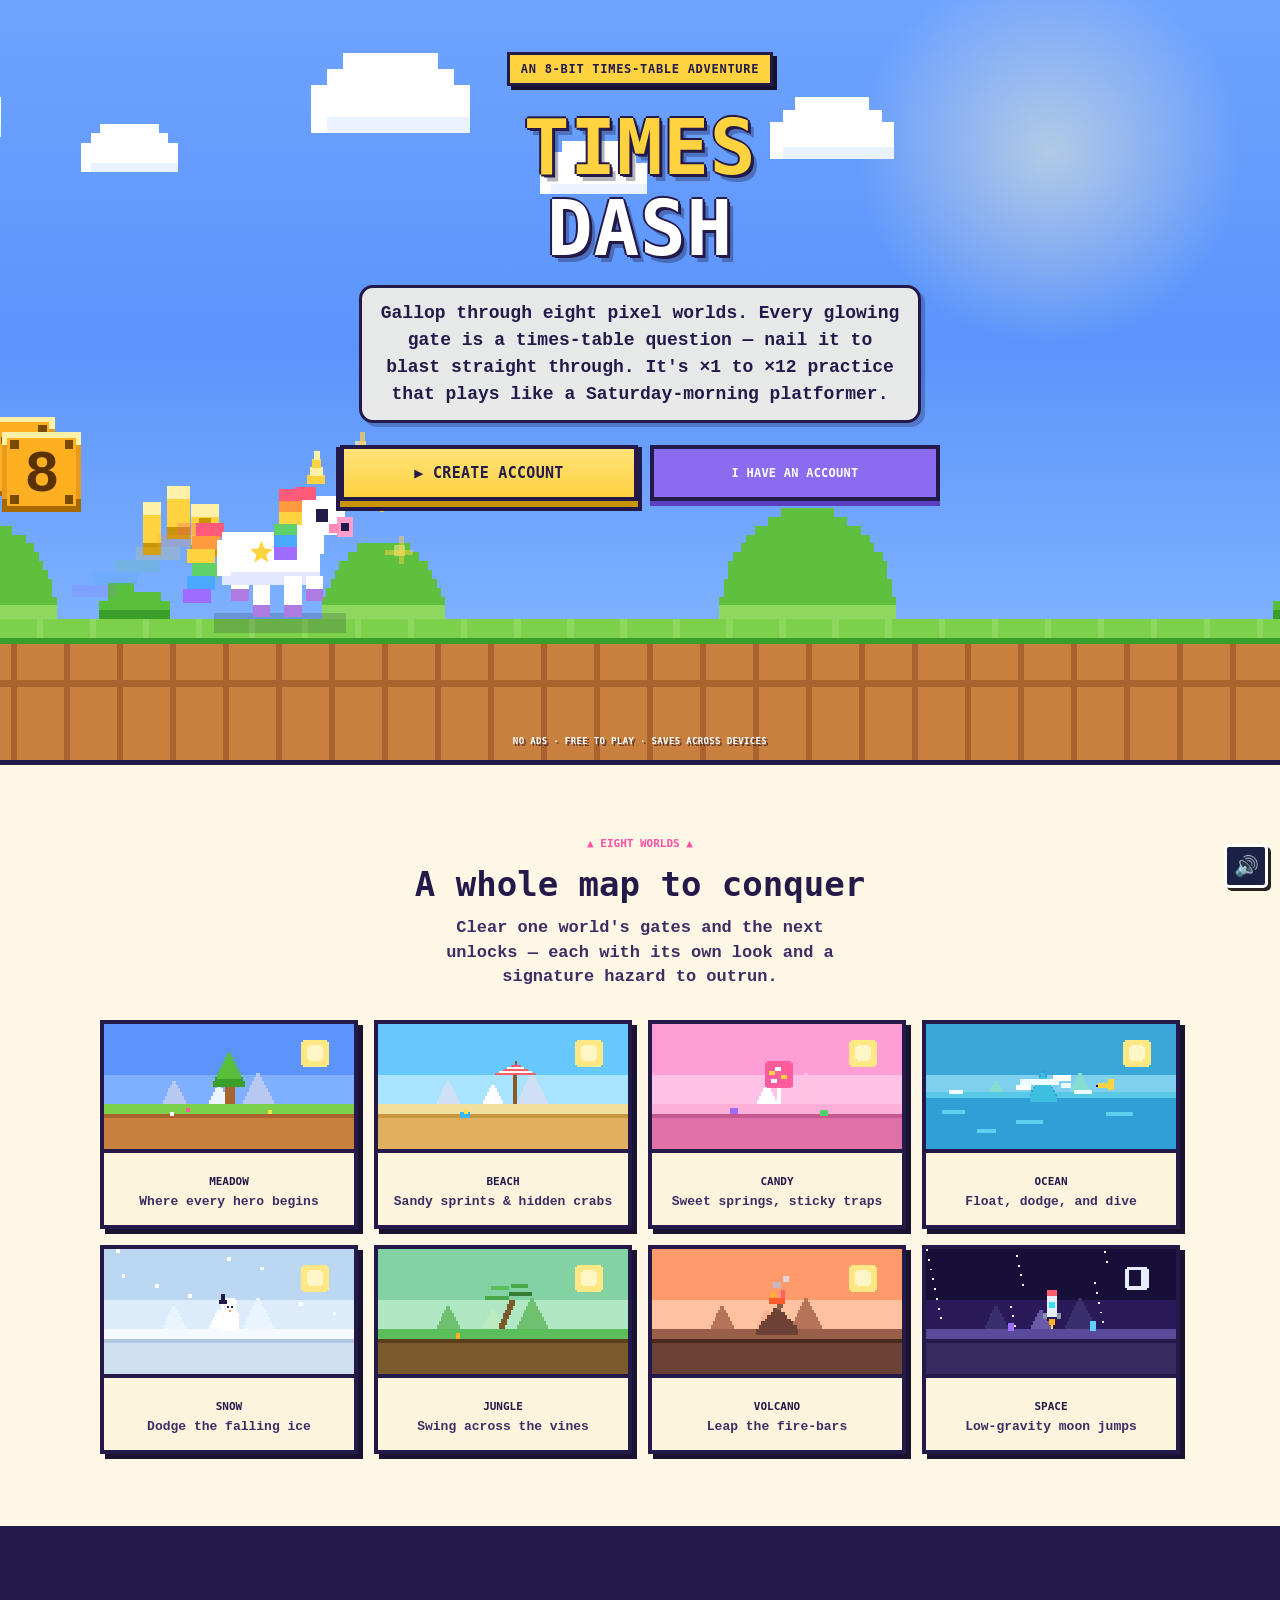
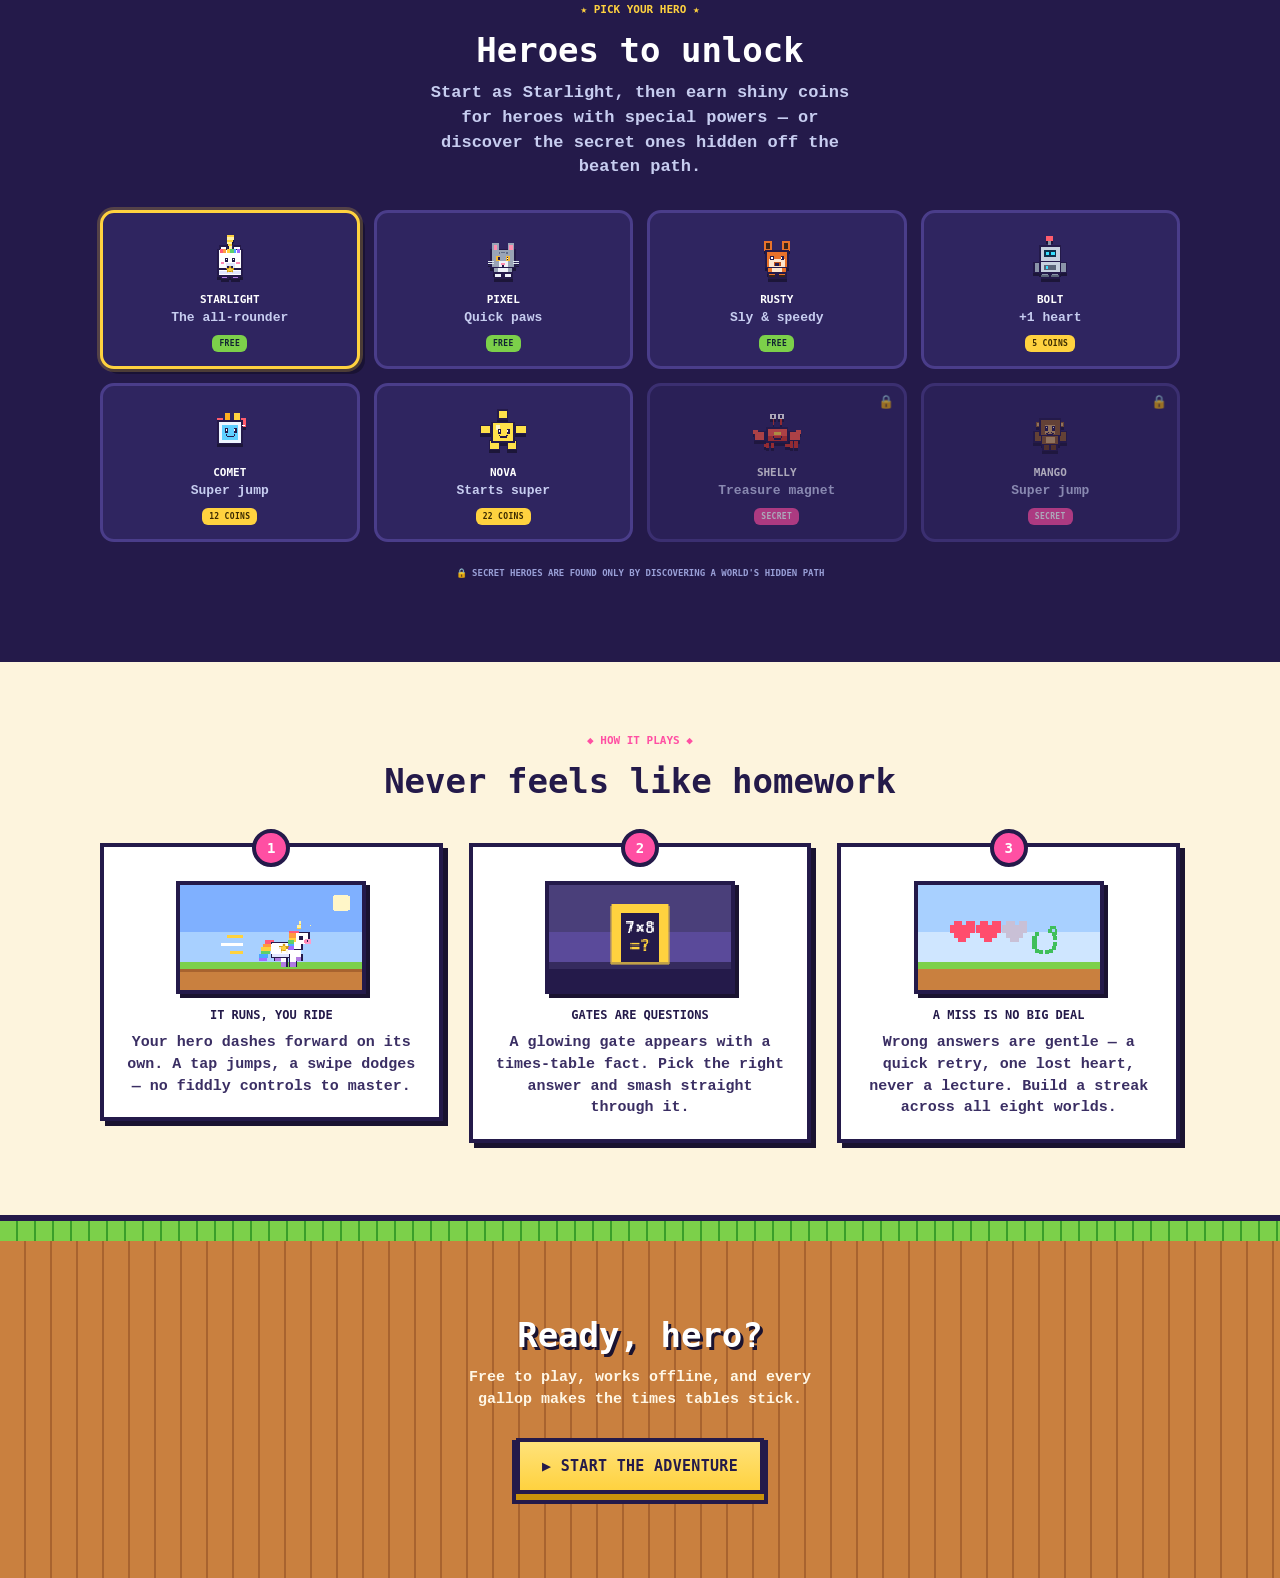
<file: index.html>
<!doctype html>
<html lang="en">
<head>
  <meta charset="utf-8" />
  <meta name="viewport" content="width=device-width, initial-scale=1, viewport-fit=cover, maximum-scale=1, user-scalable=no" />
  <meta name="theme-color" content="#5b3df0" />

  <title>Times Dash</title>
  <meta name="description" content="Times Dash — a free times-tables adventure game with streaks, levels and badges. No ads, no cost." />

  <link rel="manifest" href="manifest.webmanifest" />
  <meta name="apple-mobile-web-app-capable" content="yes" />
  <meta name="mobile-web-app-capable" content="yes" />
  <meta name="apple-mobile-web-app-status-bar-style" content="black-translucent" />
  <meta name="apple-mobile-web-app-title" content="Times Dash" />
  <link rel="apple-touch-icon" href="icons/apple-touch-icon.png" />
  <link rel="icon" href="icons/icon-192.png" />

  <link rel="stylesheet" href="css/styles.css?v=b7b57a31787994367" />
</head>
<body>
  <div id="app">

    <!-- ============ ARCADE SPLASH ============ -->
    <section class="screen screen--splash" data-screen="splash">
      <canvas id="splash-c"></canvas>
    </section>

    <!-- ============ LANDING ============ -->
    <section class="screen screen--landing" data-screen="landing">
      <div class="lp">
        <!-- ===== HERO ===== -->
        <div class="lp-hero">
          <canvas class="lp-scene" id="lp-scene" aria-hidden="true"></canvas>
          <div class="lp-hero__copy">
            <span class="lp-eyebrow">AN 8-BIT TIMES-TABLE ADVENTURE</span>
            <h1 class="lp-logo">TIMES<br /><span>DASH</span></h1>
            <p class="lp-tag">Gallop through eight pixel worlds. Every glowing gate is a times-table question — nail it to blast straight through. It's <b>×1 to ×12</b> practice that plays like a Saturday-morning platformer.</p>
            <div class="lp-cta" id="lp-cta-out">
              <button class="lp-btn lp-btn--play" id="lp-create" data-lp="create">▶ CREATE ACCOUNT</button>
              <button class="lp-btn lp-btn--ghost" id="lp-signin" data-lp="signin">I HAVE AN ACCOUNT</button>
            </div>
            <div class="lp-cta" id="lp-cta-in" hidden>
              <button class="lp-btn lp-btn--play" id="lp-play" data-lp="play">▶ PLAY</button>
            </div>
            <p class="lp-signedin" id="lp-signedin" hidden>You're already signed in as <b id="lp-user-email"></b> · <button class="lp-linkbtn" id="lp-signout">Sign out</button></p>
          </div>
          <div class="lp-trust">NO ADS · FREE TO PLAY · SAVES ACROSS DEVICES</div>
        </div>

        <!-- ===== WORLDS ===== -->
        <section class="lp-sec lp-worlds" id="lp-worlds">
          <div class="lp-kicker">▲ EIGHT WORLDS ▲</div>
          <h2 class="lp-h2">A whole map to conquer</h2>
          <p class="lp-sub">Clear one world's gates and the next unlocks — each with its own look and a signature hazard to outrun.</p>
          <div class="lp-wgrid">
            <div class="lp-wcard"><canvas class="lp-wcard__scene" width="128" height="64" data-world="0"></canvas><div class="lp-wcard__body"><div class="lp-wcard__name">MEADOW</div><div class="lp-wcard__desc">Where every hero begins</div></div></div>
            <div class="lp-wcard"><canvas class="lp-wcard__scene" width="128" height="64" data-world="1"></canvas><div class="lp-wcard__body"><div class="lp-wcard__name">BEACH</div><div class="lp-wcard__desc">Sandy sprints &amp; hidden crabs</div></div></div>
            <div class="lp-wcard"><canvas class="lp-wcard__scene" width="128" height="64" data-world="2"></canvas><div class="lp-wcard__body"><div class="lp-wcard__name">CANDY</div><div class="lp-wcard__desc">Sweet springs, sticky traps</div></div></div>
            <div class="lp-wcard"><canvas class="lp-wcard__scene" width="128" height="64" data-world="3"></canvas><div class="lp-wcard__body"><div class="lp-wcard__name">OCEAN</div><div class="lp-wcard__desc">Float, dodge, and dive</div></div></div>
            <div class="lp-wcard"><canvas class="lp-wcard__scene" width="128" height="64" data-world="4"></canvas><div class="lp-wcard__body"><div class="lp-wcard__name">SNOW</div><div class="lp-wcard__desc">Dodge the falling ice</div></div></div>
            <div class="lp-wcard"><canvas class="lp-wcard__scene" width="128" height="64" data-world="5"></canvas><div class="lp-wcard__body"><div class="lp-wcard__name">JUNGLE</div><div class="lp-wcard__desc">Swing across the vines</div></div></div>
            <div class="lp-wcard"><canvas class="lp-wcard__scene" width="128" height="64" data-world="6"></canvas><div class="lp-wcard__body"><div class="lp-wcard__name">VOLCANO</div><div class="lp-wcard__desc">Leap the fire-bars</div></div></div>
            <div class="lp-wcard"><canvas class="lp-wcard__scene" width="128" height="64" data-world="7"></canvas><div class="lp-wcard__body"><div class="lp-wcard__name">SPACE</div><div class="lp-wcard__desc">Low-gravity moon jumps</div></div></div>
          </div>
        </section>

        <!-- ===== HEROES ===== -->
        <section class="lp-sec lp-heroes">
          <div class="lp-kicker">★ PICK YOUR HERO ★</div>
          <h2 class="lp-h2">Heroes to unlock</h2>
          <p class="lp-sub">Start as Starlight, then earn shiny coins for heroes with special powers — or discover the secret ones hidden off the beaten path.</p>
          <div class="lp-hgrid">
            <div class="lp-hcard lp-hcard--star"><canvas class="lp-hcard__ava" width="80" height="60" data-hero="unicorn"></canvas><div class="lp-hcard__name">STARLIGHT</div><div class="lp-hcard__role">The all-rounder</div><span class="lp-tag2 lp-tag2--free">FREE</span></div>
            <div class="lp-hcard"><canvas class="lp-hcard__ava" width="80" height="60" data-hero="cat"></canvas><div class="lp-hcard__name">PIXEL</div><div class="lp-hcard__role">Quick paws</div><span class="lp-tag2 lp-tag2--free">FREE</span></div>
            <div class="lp-hcard"><canvas class="lp-hcard__ava" width="80" height="60" data-hero="fox"></canvas><div class="lp-hcard__name">RUSTY</div><div class="lp-hcard__role">Sly &amp; speedy</div><span class="lp-tag2 lp-tag2--free">FREE</span></div>
            <div class="lp-hcard"><canvas class="lp-hcard__ava" width="80" height="60" data-hero="robo"></canvas><div class="lp-hcard__name">BOLT</div><div class="lp-hcard__role">+1 heart</div><span class="lp-tag2 lp-tag2--power">5 COINS</span></div>
            <div class="lp-hcard"><canvas class="lp-hcard__ava" width="80" height="60" data-hero="comet"></canvas><div class="lp-hcard__name">COMET</div><div class="lp-hcard__role">Super jump</div><span class="lp-tag2 lp-tag2--power">12 COINS</span></div>
            <div class="lp-hcard"><canvas class="lp-hcard__ava" width="80" height="60" data-hero="nova"></canvas><div class="lp-hcard__name">NOVA</div><div class="lp-hcard__role">Starts super</div><span class="lp-tag2 lp-tag2--power">22 COINS</span></div>
            <div class="lp-hcard lp-hcard--locked"><span class="lp-lock">🔒</span><canvas class="lp-hcard__ava" width="80" height="60" data-hero="shelly"></canvas><div class="lp-hcard__name">SHELLY</div><div class="lp-hcard__role">Treasure magnet</div><span class="lp-tag2 lp-tag2--secret">SECRET</span></div>
            <div class="lp-hcard lp-hcard--locked"><span class="lp-lock">🔒</span><canvas class="lp-hcard__ava" width="80" height="60" data-hero="mango"></canvas><div class="lp-hcard__name">MANGO</div><div class="lp-hcard__role">Super jump</div><span class="lp-tag2 lp-tag2--secret">SECRET</span></div>
          </div>
          <p class="lp-note">🔒 SECRET HEROES ARE FOUND ONLY BY DISCOVERING A WORLD'S HIDDEN PATH</p>
        </section>

        <!-- ===== HOW IT PLAYS ===== -->
        <section class="lp-sec lp-how">
          <div class="lp-kicker">◆ HOW IT PLAYS ◆</div>
          <h2 class="lp-h2">Never feels like homework</h2>
          <div class="lp-steps">
            <div class="lp-step"><div class="lp-step__n">1</div><div class="lp-step__ill"><canvas class="lp-step__scene" width="132" height="76" data-how="0"></canvas></div><div class="lp-step__t">IT RUNS, YOU RIDE</div><div class="lp-step__d">Your hero dashes forward on its own. A tap jumps, a swipe dodges — no fiddly controls to master.</div></div>
            <div class="lp-step"><div class="lp-step__n">2</div><div class="lp-step__ill"><canvas class="lp-step__scene" width="132" height="76" data-how="1"></canvas></div><div class="lp-step__t">GATES ARE QUESTIONS</div><div class="lp-step__d">A glowing gate appears with a times-table fact. Pick the right answer and smash straight through it.</div></div>
            <div class="lp-step"><div class="lp-step__n">3</div><div class="lp-step__ill"><canvas class="lp-step__scene" width="132" height="76" data-how="2"></canvas></div><div class="lp-step__t">A MISS IS NO BIG DEAL</div><div class="lp-step__d">Wrong answers are gentle — a quick retry, one lost heart, never a lecture. Build a streak across all eight worlds.</div></div>
          </div>
        </section>

        <!-- ===== FINAL CTA ===== -->
        <section class="lp-final">
          <div class="lp-final__grass"></div>
          <div class="lp-final__inner">
            <h2 class="lp-h2 lp-h2--light">Ready, hero?</h2>
            <p class="lp-final__sub">Free to play, works offline, and every gallop makes the times tables stick.</p>
            <button class="lp-btn lp-btn--play" id="lp-create2" data-lp="create">▶ START THE ADVENTURE</button>
          </div>
        </section>
      </div>
    </section>

    <!-- ============ PROFILES PICKER ============ -->
    <section class="screen screen--profiles" data-screen="profiles">
      <div class="profiles-head">
        <h1 class="profiles__title">Who's playing?</h1>
        <p class="profiles__sub">Tap your character</p>
      </div>
      <div class="profiles-grid" id="profiles-grid"></div>
    </section>

    <!-- ============ SIGN IN (parent) ============ -->
    <section class="screen screen--signin" data-screen="signin">
      <div class="topbar">
        <button class="btn-back" id="si-back" aria-label="Back">‹</button>
        <h2 class="topbar__title">Sign in</h2><div class="topbar__spacer"></div>
      </div>
      <div class="cloud-intro">
        <span class="cloud-intro__emoji">👋</span>
        <p class="cloud-intro__text">Sign in with your family account to load your kids and their progress on this device.</p>
      </div>
      <p class="picker-label">Email</p>
      <input class="name-input" id="si-email" type="email" autocomplete="email" autocapitalize="off" placeholder="you@example.com" />
      <p class="picker-label">Password</p>
      <input class="name-input" id="si-pass" type="password" autocomplete="current-password" placeholder="Your password" />
      <p class="cloud-err" id="si-err" hidden></p>
      <p class="cloud-msg" id="si-msg" hidden></p>
      <button class="btn-primary" id="si-go" disabled>Sign in ➜</button>
      <button class="link-btn" id="si-forgot" type="button">Forgot password?</button>
    </section>

    <!-- ============ CREATE FAMILY ACCOUNT (parent) ============ -->
    <section class="screen screen--signup" data-screen="signup">
      <div class="topbar">
        <button class="btn-back" id="su-back" aria-label="Back">‹</button>
        <h2 class="topbar__title">Create account</h2><div class="topbar__spacer"></div>
      </div>
      <div class="cloud-intro">
        <span class="cloud-intro__emoji">🏡</span>
        <p class="cloud-intro__text">Create a family account. Next you'll add your kids — their progress saves here and follows you to any device.</p>
      </div>
      <p class="picker-label">Parent email</p>
      <input class="name-input" id="su-email" type="email" autocomplete="email" autocapitalize="off" placeholder="you@example.com" />
      <p class="picker-label">Password (6+ characters)</p>
      <input class="name-input" id="su-pass" type="password" autocomplete="new-password" placeholder="Choose a password" />
      <p class="picker-label">Confirm password</p>
      <input class="name-input" id="su-pass2" type="password" autocomplete="new-password" placeholder="Type it again" />
      <p class="cloud-err" id="su-err" hidden></p>
      <button class="btn-primary" id="su-next">Next: add your kids ➜</button>
    </section>

    <!-- ============ ADD KIDS (signup step 2) ============ -->
    <section class="screen screen--kids" data-screen="kids">
      <div class="topbar">
        <button class="btn-back" id="kids-back" aria-label="Back">‹</button>
        <h2 class="topbar__title">Add your kids</h2><div class="topbar__spacer"></div>
      </div>
      <div class="kids-list" id="kids-list"></div>
      <p class="rep-note" id="kids-count">No kids yet — add at least one.</p>
      <p class="picker-label">Kid's name</p>
      <input class="name-input" id="kid-name" type="text" maxlength="16" autocomplete="off" autocapitalize="words" placeholder="e.g. Mia" />
      <p class="picker-label">Pick a character</p>
      <div class="avatar-grid" id="kid-avatars"></div>
      <p class="cloud-err" id="kids-err" hidden></p>
      <button class="btn-secondary" id="kid-add" disabled>＋ Add this kid</button>
      <button class="btn-primary" id="kids-done" disabled>Start playing 🎉</button>
    </section>

    <!-- ============ RESET PASSWORD (from email link) ============ -->
    <section class="screen screen--reset" data-screen="reset">
      <div class="cloud-intro">
        <span class="cloud-intro__emoji">🔑</span>
        <p class="cloud-intro__text">Set a new password for your family account.</p>
      </div>
      <p class="picker-label">New password (6+ characters)</p>
      <input class="name-input" id="rp-pass" type="password" autocomplete="new-password" placeholder="New password" />
      <p class="picker-label">Confirm new password</p>
      <input class="name-input" id="rp-pass2" type="password" autocomplete="new-password" placeholder="Type it again" />
      <p class="cloud-err" id="rp-err" hidden></p>
      <button class="btn-primary" id="rp-go" disabled>Set password &amp; sign in ➜</button>
    </section>

    <!-- ============ ACCOUNT SETTINGS (from Grown-ups) ============ -->
    <section class="screen screen--account" data-screen="account">
      <div class="topbar">
        <button class="btn-back" id="ac-back" aria-label="Back">‹</button>
        <h2 class="topbar__title">Account</h2><div class="topbar__spacer"></div>
      </div>
      <p class="cloud-msg" id="ac-msg" hidden></p>
      <p class="cloud-err" id="ac-err" hidden></p>
      <p class="picker-label">Account email</p>
      <input class="name-input" id="ac-email" type="email" autocomplete="email" autocapitalize="off" placeholder="you@example.com" />
      <button class="btn-secondary" id="ac-email-go">Update email</button>
      <p class="picker-label" style="margin-top:20px">New password (6+ characters)</p>
      <input class="name-input" id="ac-newpass" type="password" autocomplete="new-password" placeholder="New password" />
      <p class="picker-label">Confirm new password</p>
      <input class="name-input" id="ac-newpass2" type="password" autocomplete="new-password" placeholder="Type it again" />
      <button class="btn-secondary" id="ac-pass-go">Change password</button>
    </section>

    <!-- ============ NEW PROFILE ============ -->
    <section class="screen screen--profile-new" data-screen="profile-new">
      <div class="topbar">
        <button class="btn-back" id="pn-back" aria-label="Back">‹</button>
        <h2 class="topbar__title" id="pn-title">New Player</h2><div class="topbar__spacer"></div>
      </div>
      <p class="picker-label">Pick a character</p>
      <div class="avatar-grid" id="avatar-grid"></div>
      <p class="picker-label">What's your name?</p>
      <input class="name-input" id="pn-name" type="text" maxlength="12" autocomplete="off"
             autocapitalize="words" placeholder="Type a name" />
      <button class="btn-primary" id="pn-create" disabled>Create player 🎉</button>
    </section>

    <!-- ============ HOME / DASHBOARD ============ -->
    <section class="screen screen--home is-active" data-screen="home">
      <div class="ql">
        <header class="ql-hud">
          <button class="ql-chip ql-who" id="player-switch" aria-label="Switch player">
            <span class="ql-av"><canvas id="ps-av-c" width="40" height="40" aria-hidden="true"></canvas></span>
            <span class="ql-who__meta">
              <span class="ql-who__name" id="ps-name">Player</span>
              <span class="ql-who__lvl"><span class="ql-star">★</span> Lv. <b id="level-num">1</b> · <span id="rank-name">Rookie</span></span>
            </span>
            <span class="cloud-badge" id="cloud-badge" hidden aria-label="Saved online">☁︎</span>
          </button>
          <div class="ql-chip ql-xp"><span class="ql-xpbar"><i id="xp-fill"></i></span><span class="ql-xpnum" id="xp-text">0 XP</span></div>
          <div class="ql-spacer"></div>
          <button class="ql-chip ql-stat" data-go="badges" aria-label="Your streak">
            <canvas class="streak-flame-c" data-pix="flame" data-s="2" aria-hidden="true"></canvas>
            <span class="ql-stat__col"><b class="streak-num" id="streak-num">0</b><small>DAY STREAK</small></span>
            <span class="streak-freeze" id="streak-freeze" hidden title="Streak freeze ready">❄️</span>
          </button>
          <div class="ql-chip ql-stat"><canvas data-pix="coin" data-s="2" aria-hidden="true"></canvas><b id="hub-coins">0</b></div>
          <div class="ql-chip ql-stat"><canvas data-pix="gem" data-s="2" aria-hidden="true"></canvas><b id="hub-gems">0</b></div>
        </header>

        <div class="ql-stage">
          <div class="ql-titlebar"><h1 class="ql-title"><span class="ql-s">★</span> QUEST LAND <span class="ql-s">★</span></h1><p class="ql-sub">Choose your next world!</p></div>
          <div class="ql-rows" id="ql-worlds"></div>
          <div class="ql-ground">
            <div class="ql-primary">
              <button class="ql-btn ql-btn--daily" id="daily-challenge">
                <span class="ql-bic"><canvas data-pix="bolt" data-s="3" aria-hidden="true"></canvas></span>
                <span class="ql-bt"><b>Daily Quest</b><small id="cta-sub">20 questions</small></span>
              </button>
              <button class="ql-btn ql-btn--practice" data-go="practice-setup">
                <span class="ql-bic"><canvas data-pix="target" data-s="3" aria-hidden="true"></canvas></span>
                <span class="ql-bt"><b>Practice</b><small>Train tricky questions</small></span>
              </button>
              <button class="ql-btn ql-btn--badges" data-go="badges">
                <span class="ql-bic"><canvas data-pix="star" data-s="3" aria-hidden="true"></canvas></span>
                <span class="ql-bt"><b>Badges</b><small id="badge-sub">See your rewards</small></span>
              </button>
            </div>
            <div class="ql-secondary">
              <button class="ql-schip" data-go="heroes"><span class="ql-schip__ic">🦄</span> HEROES</button>
              <button class="ql-schip" data-go="parent"><span class="ql-schip__ic">🔒</span> GROWN-UPS</button>
              <button class="ql-schip" data-go="feedback"><span class="ql-schip__ic">💬</span> FEEDBACK</button>
            </div>
          </div>
        </div>
      </div>
    </section>

    <!-- ============ LEARN ============ -->
    <section class="screen screen--learn" data-screen="learn">
      <div class="topbar">
        <button class="btn-back" data-go="home" aria-label="Back home">‹</button>
        <h2 class="topbar__title">Learn</h2><div class="topbar__spacer"></div>
      </div>
      <p class="picker-label">Pick a table to study</p>
      <div class="number-grid" id="learn-picker"></div>
      <div class="table-list" id="learn-table" hidden></div>
    </section>

    <!-- ============ QUIZ SETUP ============ -->
    <section class="screen screen--setup" data-screen="quiz-setup">
      <div class="topbar">
        <button class="btn-back" data-go="home" aria-label="Back home">‹</button>
        <h2 class="topbar__title">Quiz</h2><div class="topbar__spacer"></div>
      </div>
      <p class="picker-label">Which tables?</p>
      <div class="number-grid number-grid--multi" id="quiz-picker"></div>
      <div class="setup-actions">
        <button class="chip" data-select-all="quiz">All 1–12</button>
        <button class="chip" data-clear="quiz">Clear</button>
      </div>
      <div class="seg" id="quiz-mode">
        <span class="seg__label">Answers:</span>
        <button class="seg__btn is-on" data-mode="type">⌨️ Type</button>
        <button class="seg__btn" data-mode="choose">👆 Choose</button>
      </div>
      <div class="seg" id="quiz-length">
        <span class="seg__label">Questions:</span>
        <button class="seg__btn" data-len="10">10</button>
        <button class="seg__btn is-on" data-len="15">15</button>
        <button class="seg__btn" data-len="25">25</button>
      </div>
      <button class="btn-primary" id="quiz-start" disabled>Start Quiz ➜</button>
    </section>

    <!-- ============ PRACTICE SETUP ============ -->
    <section class="screen screen--setup" data-screen="practice-setup">
      <div class="topbar">
        <button class="btn-back" data-go="home" aria-label="Back home">‹</button>
        <h2 class="topbar__title">Practice</h2><div class="topbar__spacer"></div>
      </div>
      <div class="practice-intro">
        <span class="practice-intro__emoji">🎯</span>
        <h3 class="practice-intro__title">Your Tricky Ones</h3>
        <p class="practice-intro__text">We'll pick the facts you keep missing and mix up the games — no timer, unlimited tries. Just play!</p>
      </div>
      <button class="btn-primary" id="practice-weak">🎯 Practice My Tricky Ones ➜</button>
    </section>

    <!-- ============ PLAY (typed / choose quiz + daily challenge) ============ -->
    <section class="screen screen--play" data-screen="play">
      <div class="topbar">
        <button class="btn-back" id="play-quit" aria-label="Quit">‹</button>
        <div class="quiz-progress"><div class="quiz-progress__bar" id="play-bar"></div></div>
        <div class="combo" id="combo" hidden>x<span id="combo-num">2</span> 🔥</div>
      </div>

      <div class="play-scoreline">
        <span id="play-counter">1 / 15</span>
        <span id="play-xp">✦ 0 XP</span>
      </div>

      <div class="timerbar" id="timerbar" hidden><div class="timerbar__fill" id="timerbar-fill"></div></div>

      <div class="question" id="play-question">7 × 8</div>

      <!-- type mode -->
      <div class="answer-box" id="answer-box">
        <span id="answer-display" class="answer-display">?</span>
      </div>
      <div class="feedback" id="play-feedback" aria-live="polite"></div>

      <div class="keypad" id="keypad">
        <button class="key" data-key="1">1</button>
        <button class="key" data-key="2">2</button>
        <button class="key" data-key="3">3</button>
        <button class="key" data-key="4">4</button>
        <button class="key" data-key="5">5</button>
        <button class="key" data-key="6">6</button>
        <button class="key" data-key="7">7</button>
        <button class="key" data-key="8">8</button>
        <button class="key" data-key="9">9</button>
        <button class="key key--del" data-key="del">⌫</button>
        <button class="key" data-key="0">0</button>
        <button class="key key--enter" data-key="enter">✓</button>
      </div>

      <!-- choose mode -->
      <div class="answers" id="play-answers" hidden></div>
    </section>

    <!-- ============ ADVENTURE — 8-bit Quest Land (daily quest) ============ -->
    <section class="screen screen--adv" data-screen="adventure">
      <div id="adv-game">
        <canvas id="adv-c" aria-label="A side-scrolling math adventure"></canvas>

        <div class="adv8-hud hidden" id="adv-hud">
          <div class="adv8-box" id="adv-hearts"></div>
          <div class="adv8-box adv8-hmid"><span id="adv-gate">GATE 1/4</span><small id="adv-level">MEADOW</small></div>
          <div class="adv8-box" id="adv-coins"><canvas id="adv-coin-icon" width="8" height="8"></canvas><span id="adv-coinN">0</span><span class="adv8-gem" aria-hidden="true">◆</span><span id="adv-gemN">0</span></div>
        </div>
        <div id="adv-pmap" class="hidden"><div id="adv-pmapTrack"></div><div id="adv-pmapFill"></div><div id="adv-pmapTicks"></div><canvas id="adv-pmapHero" width="12" height="12"></canvas></div>
        <div id="adv-tapHint" class="hidden">TAP = JUMP · HOLD = HIGHER · TAP AGAIN = DOUBLE</div>
        <button id="adv-quit" class="hidden" aria-label="Back to map">‹ MAP</button>

        <div id="adv-math" class="hidden">
          <div id="adv-sheet">
            <div class="adv8-tag">◆ GATE — SOLVE TO PASS ◆</div>
            <div id="adv-mq">7 × 8</div>
            <div id="adv-mabox"><span id="adv-mdisp" class="ph">?</span></div>
            <div id="adv-mhint" class="adv8-hint" aria-live="polite"></div>
            <div class="adv8-kpad" id="adv-kpad">
              <button class="key" data-k="1">1</button><button class="key" data-k="2">2</button><button class="key" data-k="3">3</button>
              <button class="key" data-k="4">4</button><button class="key" data-k="5">5</button><button class="key" data-k="6">6</button>
              <button class="key" data-k="7">7</button><button class="key" data-k="8">8</button><button class="key" data-k="9">9</button>
              <button class="key key--del" data-k="del" aria-label="delete">⌫</button>
              <button class="key" data-k="0">0</button>
              <button class="key key--enter" data-k="enter" aria-label="enter">✓</button>
            </div>
          </div>
        </div>

        <div id="adv-mapOv" class="adv8-ov adv8-ov--map">
          <div class="map-stage">
            <canvas id="adv-mapCanvas"></canvas>
            <h1 class="map-title">★ QUEST LAND ★</h1>
            <button class="adv8-close" id="adv-map-close" aria-label="Back home">✕</button>
            <div class="map-dock">
              <div id="adv-charRow"></div>
              <div class="adv8-hint" id="adv-gemInfo"></div>
              <div class="adv8-hint map-foot">Pick a hero, then tap a level — locked levels open as you win</div>
            </div>
          </div>
        </div>

        <div id="adv-winOv" class="adv8-ov hidden">
          <div class="adv8-scrim"></div>
          <div class="adv8-panel">
            <div class="adv8-burst" id="adv-burst" aria-hidden="true"></div>
            <h1 id="adv-winTitle">LEVEL CLEAR!</h1>
            <div class="adv8-starrow" id="adv-winStars"></div>
            <p id="adv-winMsg"></p>
            <div class="adv8-unlocks" id="adv-winUnlocks"></div>
            <div class="adv8-btnrow"><button class="adv8-btn" id="adv-nextBtn">NEXT ➜</button><button class="adv8-btn ghost" id="adv-mapBtn">MAP</button><button class="adv8-btn ghost" id="adv-homeBtn">HOME</button></div>
          </div>
        </div>

        <div id="adv-failOv" class="adv8-ov hidden">
          <div class="adv8-scrim"></div>
          <div class="adv8-panel adv8-panel--fail">
            <div class="adv8-fail-hearts" id="adv-fail-hearts" aria-hidden="true"></div>
            <h1>GAME OVER</h1>
            <p>Out of hearts — give it another go!</p>
            <div class="adv8-btnrow"><button class="adv8-btn adv8-btn--big" id="adv-retryBtn">↻ RETRY</button><button class="adv8-btn ghost" id="adv-mapBtn2">MAP</button><button class="adv8-btn ghost" id="adv-homeBtn2">HOME</button></div>
          </div>
        </div>
      </div>
    </section>

    <!-- ============ RESULTS ============ -->
    <section class="screen screen--results" data-screen="results">
      <div class="results-burst" id="results-burst" aria-hidden="true"></div>
      <h2 class="results__title" id="results-title">Great job!</h2>
      <div class="results__score" id="results-score">12 / 15</div>
      <div class="results__stars" id="results-stars"></div>
      <div class="results__row">
        <div class="results__stat"><b id="results-xp">+0</b><span>XP earned</span></div>
        <div class="results__stat"><b id="results-acc">0%</b><span>accuracy</span></div>
        <div class="results__stat"><b id="results-streak">0</b><span>day streak</span></div>
      </div>
      <div class="badge-unlocks" id="badge-unlocks"></div>
      <p class="results__msg" id="results-msg"></p>
      <div class="results-actions">
        <button class="btn-primary" id="results-again">Play again</button>
        <button class="btn-secondary" data-go="home">Home</button>
      </div>
    </section>

    <!-- ============ BADGES / REWARDS (kid) ============ -->
    <section class="screen screen--badges" data-screen="badges">
      <div class="topbar">
        <button class="btn-back" data-go="home" aria-label="Back home">‹</button>
        <h2 class="topbar__title">My Rewards</h2><div class="topbar__spacer"></div>
      </div>
      <div class="hero-stats">
        <div class="hero-stat"><b id="hs-level">1</b><span>Level</span></div>
        <div class="hero-stat"><b id="hs-streak">0</b><span>Day streak 🔥</span></div>
        <div class="hero-stat"><b id="hs-best">0</b><span>Best streak</span></div>
      </div>
      <p class="picker-label">Badges</p>
      <div class="badge-grid" id="badge-grid"></div>
    </section>

    <!-- ============ PARENT REPORT (gated) ============ -->
    <!-- ============ HEROES ============ -->
    <section class="screen screen--heroes" data-screen="heroes">
      <div class="topbar">
        <button class="btn-back" data-go="home" aria-label="Back home">‹</button>
        <h2 class="topbar__title">Heroes</h2><div class="topbar__spacer"></div>
      </div>
      <div class="heroes-wrap">
        <div class="heroes-head">
          <p class="heroes-lead">Tap a hero to wear it</p>
          <span class="heroes-gems"><canvas data-pix="gem" data-s="2" aria-hidden="true"></canvas><b id="heroes-gemN">0</b></span>
        </div>
        <p class="heroes-status" id="heroes-status" role="status" aria-live="polite"></p>
        <div class="hero-grid" id="heroes-grid"></div>
        <p class="heroes-foot">Earn purple coins ◆ in the worlds to unlock powered-up heroes. Secret heroes hide behind the warp paths! 🦄</p>
      </div>
    </section>

    <!-- ============ FEEDBACK ============ -->
    <section class="screen screen--feedback" data-screen="feedback">
      <div class="topbar">
        <button class="btn-back" data-go="home" aria-label="Back home">‹</button>
        <h2 class="topbar__title">Feedback</h2><div class="topbar__spacer"></div>
      </div>
      <div class="fb-wrap">
        <div class="fb-intro">
          <p class="fb-lead">Times Dash is a <b>free</b> project made for kids — no ads, no cost.</p>
          <p class="fb-sub">Got an idea, a bug, or just want to say hi? Tell us! 🦄</p>
        </div>
        <div class="fb-form" id="fb-form">
          <label class="fb-label" for="fb-name">Your name <span>(optional)</span></label>
          <input class="fb-input" id="fb-name" type="text" maxlength="40" placeholder="e.g. Ella" autocomplete="off" />
          <label class="fb-label" for="fb-msg">Your message</label>
          <textarea class="fb-input fb-textarea" id="fb-msg" maxlength="1000" rows="5" placeholder="What do you think of Times Dash?"></textarea>
          <div class="fb-rate" id="fb-rate" role="group" aria-label="Rating">
            <span class="fb-rate__lab">How fun is it?</span>
            <button type="button" class="fb-star" data-star="1">★</button>
            <button type="button" class="fb-star" data-star="2">★</button>
            <button type="button" class="fb-star" data-star="3">★</button>
            <button type="button" class="fb-star" data-star="4">★</button>
            <button type="button" class="fb-star" data-star="5">★</button>
          </div>
          <button class="btn-primary fb-send" id="fb-send">Send feedback</button>
          <p class="fb-status" id="fb-status" role="status" aria-live="polite" hidden></p>
        </div>
        <div class="fb-thanks" id="fb-thanks" hidden>
          <div class="fb-thanks__ic">🎉</div>
          <p class="fb-thanks__t">Thank you!</p>
          <p class="fb-thanks__s">Your feedback landed. It really helps.</p>
          <button class="btn-primary" data-go="home">Back to the game</button>
        </div>

        <!-- admin only -->
        <div class="fb-admin" id="fb-admin" hidden>
          <h3 class="fb-admin__h">Admin — the numbers</h3>
          <div class="fb-stats" id="fb-stats">
            <div class="fb-stat"><b id="fb-st-accounts">–</b><span>Accounts</span></div>
            <div class="fb-stat"><b id="fb-st-players">–</b><span>Players</span></div>
            <div class="fb-stat"><b id="fb-st-new">–</b><span>New this week</span></div>
            <div class="fb-stat"><b id="fb-st-fb">–</b><span>Feedback</span></div>
          </div>
          <h3 class="fb-admin__h">What people are saying</h3>
          <div class="fb-list" id="fb-list"><p class="fb-empty">Loading…</p></div>
        </div>
      </div>
    </section>

    <section class="screen screen--parent" data-screen="parent">
      <div class="topbar">
        <button class="btn-back" data-go="home" aria-label="Back home">‹</button>
        <h2 class="topbar__title">Parent Report</h2><div class="topbar__spacer"></div>
      </div>

      <!-- gate -->
      <div class="gate" id="parent-gate">
        <div class="gate__lock">🔒</div>
        <p class="gate__label">Grown-up check — enter the account password for <b id="gate-email"></b>:</p>
        <input class="gate__input gate__input--pw" id="gate-input" type="password" autocomplete="current-password" placeholder="Password" />
        <p class="gate__err" id="gate-err" hidden>Wrong password — try again.</p>
        <button class="btn-primary" id="gate-go">Unlock</button>
      </div>

      <!-- report -->
      <div id="parent-report" hidden>
        <p class="rep-who" id="rep-who"></p>
        <div class="rep-grid">
          <div class="rep-cell"><b id="rep-acc">0%</b><span>Overall accuracy</span></div>
          <div class="rep-cell"><b id="rep-total">0</b><span>Questions answered</span></div>
          <div class="rep-cell"><b id="rep-time">0m</b><span>Time practising</span></div>
          <div class="rep-cell"><b id="rep-streak">0</b><span>Current streak</span></div>
        </div>

        <div class="rep-cols">
          <section class="rep-section rep-section--snap">
            <div class="rep-mastery" id="rep-mastery"></div>
            <div class="rep-insight" id="rep-insight"></div>
          </section>

          <section class="rep-section">
            <h3 class="rep-h">Practice this week</h3>
            <div class="activity" id="rep-activity"></div>
            <p class="rep-note" id="rep-active-note"></p>
          </section>

          <section class="rep-section">
            <h3 class="rep-h">Progress over time</h3>
            <div class="rep-trend" id="rep-trend"></div>
          </section>

          <section class="rep-section">
            <h3 class="rep-h">Accuracy by table</h3>
            <div class="tablebars" id="rep-tablebars"></div>
          </section>

          <section class="rep-section">
            <h3 class="rep-h">Trickiest facts <span class="rep-sub">(needs the most work)</span></h3>
            <div class="tricky" id="rep-tricky"></div>
            <button class="btn-practice" id="rep-practice-weak" hidden>▶ Practice these now</button>
          </section>

          <section class="rep-section">
            <h3 class="rep-h">Fluency <span class="rep-sub">(known &amp; automatic?)</span></h3>
            <div class="fluency" id="rep-fluency"></div>
          </section>

          <section class="rep-section">
            <h3 class="rep-h">Fact mastery map</h3>
            <p class="rep-note">Each square is a fact. Green = strong, red = needs work, grey = not tried yet.</p>
            <div class="heatmap" id="rep-heatmap"></div>
          </section>

          <section class="rep-section">
            <h3 class="rep-h">Settings</h3>
            <div class="goal-setter">
              <span>Daily goal</span>
              <div class="goal-stepper">
                <button class="step" id="goal-minus">–</button>
                <b id="goal-value">20</b>
                <button class="step" id="goal-plus">+</button>
                <span class="goal-unit">questions/day</span>
              </div>
            </div>

            <div class="focus-block">
              <div class="focus-head">
                <span>Daily Challenge tables</span>
                <span class="focus-actions">
                  <button class="chip chip--sm" id="focus-all">All 1–12</button>
                  <button class="chip chip--sm" id="focus-hard">Hard 6–12</button>
                </span>
              </div>
              <p class="rep-note">Tap to choose which tables her Daily Challenge draws from.</p>
              <div class="mini-grid" id="focus-picker"></div>
            </div>

            <div class="toggle-row">
              <span class="toggle-row__label">Streak freeze ❄️
                <span class="toggle-row__hint">Forgive one missed day (once a week) so an off day doesn't reset the streak.</span>
              </span>
              <button class="switch" id="freeze-toggle" role="switch" aria-checked="true"><span class="switch__dot"></span></button>
            </div>

            <div class="toggle-row">
              <span class="toggle-row__label">Missing-number gates 🔢
                <span class="toggle-row__hint">Mixes “find the missing number” questions (5 × ? = 25) into the Daily Challenge for deeper understanding.</span>
              </span>
              <button class="switch" id="missing-toggle" role="switch" aria-checked="false"><span class="switch__dot"></span></button>
            </div>
          </section>

          <section class="rep-section">
            <h3 class="rep-h">Players</h3>
            <div class="players-manage" id="players-manage"></div>
            <button class="chip chip--sm" id="players-add">＋ Add player</button>
          </section>

          <section class="rep-section">
            <h3 class="rep-h">Account</h3>
            <button class="btn-secondary" id="manage-account">⚙︎ Change email or password</button>
            <button class="btn-secondary" id="signout-btn">↩︎ Sign out</button>
            <p class="rep-note">Signs the current player out and returns to the sign-in screen. Players saved online can sign back in anytime with their nickname &amp; PIN.</p>
            <button class="btn-secondary btn-reset" id="reset-progress">Reset this player's progress</button>
          </section>
        </div>
      </div>
    </section>
  </div>

  <div id="sound-toggle-wrap">
    <button id="sound-toggle" class="sound-toggle" aria-label="Toggle sound">🔊</button>
  </div>

  <script src="js/app.js?v=b7b57a31787994367"></script>
</body>
</html>
</file>
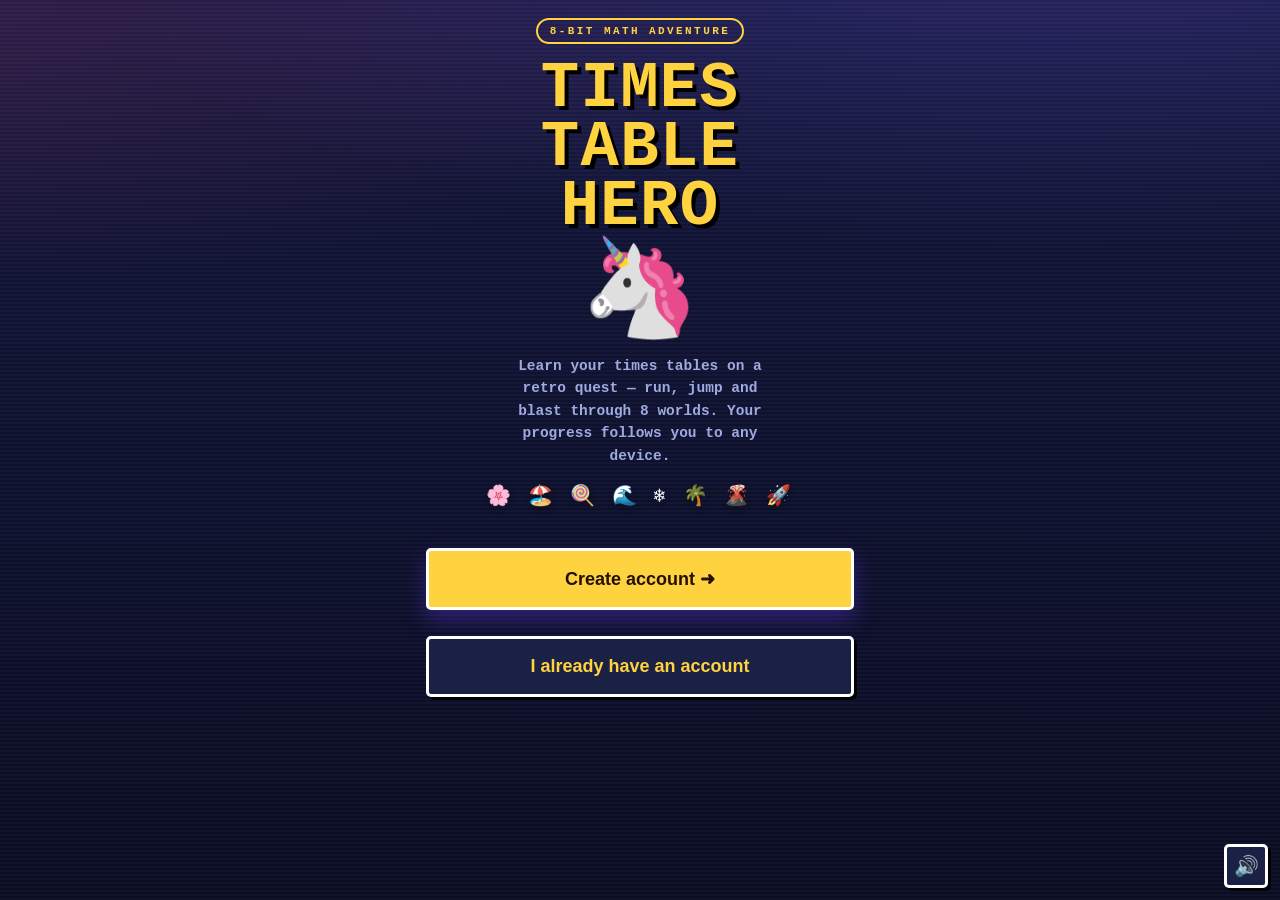
<file: v2/index.html>
<!doctype html>
<html lang="en">
<head>
  <meta charset="utf-8" />
  <meta name="viewport" content="width=device-width, initial-scale=1, viewport-fit=cover, maximum-scale=1, user-scalable=no" />
  <meta name="theme-color" content="#5b3df0" />

  <title>Times Table Hero</title>
  <meta name="description" content="Master the times tables up to 12 — with streaks, levels and badges." />

  <link rel="manifest" href="manifest.webmanifest" />
  <meta name="apple-mobile-web-app-capable" content="yes" />
  <meta name="mobile-web-app-capable" content="yes" />
  <meta name="apple-mobile-web-app-status-bar-style" content="black-translucent" />
  <meta name="apple-mobile-web-app-title" content="Table Hero" />
  <link rel="apple-touch-icon" href="icons/apple-touch-icon.png" />
  <link rel="icon" href="icons/icon-192.png" />

  <link rel="stylesheet" href="css/styles.css?v=1786994673" />
</head>
<body>
  <div id="app">

    <!-- ============ ARCADE SPLASH ============ -->
    <section class="screen screen--splash" data-screen="splash">
      <canvas id="splash-c"></canvas>
    </section>

    <!-- ============ LANDING ============ -->
    <section class="screen screen--landing" data-screen="landing">
      <div class="landing">
        <div class="landing__badge">8-BIT MATH ADVENTURE</div>
        <h1 class="landing__title">TIMES<br />TABLE<br />HERO</h1>
        <div class="landing__hero" aria-hidden="true">🦄</div>
        <p class="landing__tag">Learn your times tables on a retro quest — run, jump and blast through 8 worlds. Your progress follows you to any device.</p>
        <div class="landing__worlds" aria-hidden="true">🌸 🏖️ 🍭 🌊 ❄️ 🌴 🌋 🚀</div>
        <div class="landing__cta">
          <button class="btn-primary" id="lp-create">Create account ➜</button>
          <button class="btn-secondary" id="lp-signin">I already have an account</button>
        </div>
      </div>
    </section>

    <!-- ============ PROFILES PICKER ============ -->
    <section class="screen screen--profiles" data-screen="profiles">
      <div class="profiles-head">
        <h1 class="profiles__title">Who's playing?</h1>
        <p class="profiles__sub">Tap your character</p>
      </div>
      <div class="profiles-grid" id="profiles-grid"></div>
    </section>

    <!-- ============ CLOUD SIGN IN / SAVE ONLINE ============ -->
    <section class="screen screen--cloud" data-screen="cloud">
      <div class="topbar">
        <button class="btn-back" id="cl-back" aria-label="Back">‹</button>
        <h2 class="topbar__title" id="cl-title">Sign in</h2><div class="topbar__spacer"></div>
      </div>
      <div class="cloud-intro">
        <span class="cloud-intro__emoji">☁︎</span>
        <p class="cloud-intro__text" id="cl-sub">Enter your nickname and secret PIN to load your progress on this device.</p>
      </div>
      <p class="picker-label">Nickname</p>
      <input class="name-input" id="cl-name" type="text" maxlength="20" autocomplete="off" autocapitalize="words" placeholder="e.g. Mia" />
      <p class="picker-label">Secret PIN (4–8 numbers)</p>
      <input class="name-input" id="cl-pin" type="tel" inputmode="numeric" maxlength="8" autocomplete="off" placeholder="number PIN" />
      <p class="cloud-err" id="cl-err" hidden></p>
      <button class="btn-primary" id="cl-go" disabled>Sign in ➜</button>
    </section>

    <!-- ============ NEW PROFILE ============ -->
    <section class="screen screen--profile-new" data-screen="profile-new">
      <div class="topbar">
        <button class="btn-back" id="pn-back" aria-label="Back">‹</button>
        <h2 class="topbar__title" id="pn-title">New Player</h2><div class="topbar__spacer"></div>
      </div>
      <p class="picker-label">Pick a character</p>
      <div class="avatar-grid" id="avatar-grid"></div>
      <p class="picker-label">What's your name?</p>
      <input class="name-input" id="pn-name" type="text" maxlength="12" autocomplete="off"
             autocapitalize="words" placeholder="Type a name" />
      <button class="btn-primary" id="pn-create" disabled>Create player 🎉</button>
    </section>

    <!-- ============ HOME / DASHBOARD ============ -->
    <section class="screen screen--home is-active" data-screen="home">
      <button class="player-switch" id="player-switch" aria-label="Switch player">
        <span class="player-switch__av" id="ps-av">⭐️</span>
        <span class="player-switch__name" id="ps-name">Player</span>
        <span class="cloud-badge" id="cloud-badge" hidden aria-label="Saved online">☁︎</span>
        <span class="player-switch__caret">▾</span>
      </button>
      <header class="dash-top">
        <div class="dash-level">
          <div class="ring" id="level-ring">
            <svg viewBox="0 0 44 44" aria-hidden="true">
              <circle class="ring__bg" cx="22" cy="22" r="19"></circle>
              <circle class="ring__fg" id="level-ring-fg" cx="22" cy="22" r="19"></circle>
            </svg>
            <span class="ring__num" id="level-num">1</span>
          </div>
          <div class="dash-level__meta">
            <span class="dash-rank" id="rank-name">Rookie</span>
            <span class="dash-xp" id="xp-text">0 XP</span>
          </div>
        </div>
        <button class="streak-pill" data-go="badges" aria-label="Your streak and badges">
          <span class="streak-flame" id="streak-flame">🔥</span>
          <span class="streak-num" id="streak-num">0</span>
          <span class="streak-freeze" id="streak-freeze" hidden title="Streak freeze ready">❄️</span>
        </button>
      </header>

      <div class="daily-card">
        <div class="daily-card__head">
          <span class="daily-card__title">Today's goal</span>
          <span class="daily-card__count"><b id="daily-done">0</b> / <span id="daily-goal">20</span></span>
        </div>
        <div class="goalbar"><div class="goalbar__fill" id="daily-fill"></div></div>
        <p class="daily-card__msg" id="daily-msg">Do your Daily Challenge to keep your streak alive!</p>
      </div>

      <button class="cta" id="daily-challenge">
        <span class="cta__icon">⚡️</span>
        <span class="cta__text">
          <span class="cta__title">Daily Quest</span>
          <span class="cta__sub" id="cta-sub">20 questions · builds your streak</span>
        </span>
        <span class="cta__go">➜</span>
      </button>

      <button class="cta cta--practice" data-go="practice-setup">
        <span class="cta__icon">🧠</span>
        <span class="cta__text">
          <span class="cta__title">Practice</span>
          <span class="cta__sub">A mix of games on your tricky ones</span>
        </span>
        <span class="cta__go">➜</span>
      </button>

      <button class="cta cta--badges" data-go="badges">
        <span class="cta__icon">🏅</span>
        <span class="cta__text">
          <span class="cta__title">Badges</span>
          <span class="cta__sub">See the rewards you've earned</span>
        </span>
        <span class="cta__go">➜</span>
      </button>

      <button class="grownup-link" data-go="parent">🔒 Grown-ups</button>
    </section>

    <!-- ============ LEARN ============ -->
    <section class="screen screen--learn" data-screen="learn">
      <div class="topbar">
        <button class="btn-back" data-go="home" aria-label="Back home">‹</button>
        <h2 class="topbar__title">Learn</h2><div class="topbar__spacer"></div>
      </div>
      <p class="picker-label">Pick a table to study</p>
      <div class="number-grid" id="learn-picker"></div>
      <div class="table-list" id="learn-table" hidden></div>
    </section>

    <!-- ============ QUIZ SETUP ============ -->
    <section class="screen screen--setup" data-screen="quiz-setup">
      <div class="topbar">
        <button class="btn-back" data-go="home" aria-label="Back home">‹</button>
        <h2 class="topbar__title">Quiz</h2><div class="topbar__spacer"></div>
      </div>
      <p class="picker-label">Which tables?</p>
      <div class="number-grid number-grid--multi" id="quiz-picker"></div>
      <div class="setup-actions">
        <button class="chip" data-select-all="quiz">All 1–12</button>
        <button class="chip" data-clear="quiz">Clear</button>
      </div>
      <div class="seg" id="quiz-mode">
        <span class="seg__label">Answers:</span>
        <button class="seg__btn is-on" data-mode="type">⌨️ Type</button>
        <button class="seg__btn" data-mode="choose">👆 Choose</button>
      </div>
      <div class="seg" id="quiz-length">
        <span class="seg__label">Questions:</span>
        <button class="seg__btn" data-len="10">10</button>
        <button class="seg__btn is-on" data-len="15">15</button>
        <button class="seg__btn" data-len="25">25</button>
      </div>
      <button class="btn-primary" id="quiz-start" disabled>Start Quiz ➜</button>
    </section>

    <!-- ============ PRACTICE SETUP ============ -->
    <section class="screen screen--setup" data-screen="practice-setup">
      <div class="topbar">
        <button class="btn-back" data-go="home" aria-label="Back home">‹</button>
        <h2 class="topbar__title">Practice</h2><div class="topbar__spacer"></div>
      </div>
      <div class="practice-intro">
        <span class="practice-intro__emoji">🎯</span>
        <h3 class="practice-intro__title">Your Tricky Ones</h3>
        <p class="practice-intro__text">We'll pick the facts you keep missing and mix up the games — no timer, unlimited tries. Just play!</p>
      </div>
      <button class="btn-primary" id="practice-weak">🎯 Practice My Tricky Ones ➜</button>
    </section>

    <!-- ============ PLAY (typed / choose quiz + daily challenge) ============ -->
    <section class="screen screen--play" data-screen="play">
      <div class="topbar">
        <button class="btn-back" id="play-quit" aria-label="Quit">‹</button>
        <div class="quiz-progress"><div class="quiz-progress__bar" id="play-bar"></div></div>
        <div class="combo" id="combo" hidden>x<span id="combo-num">2</span> 🔥</div>
      </div>

      <div class="play-scoreline">
        <span id="play-counter">1 / 15</span>
        <span id="play-xp">✦ 0 XP</span>
      </div>

      <div class="timerbar" id="timerbar" hidden><div class="timerbar__fill" id="timerbar-fill"></div></div>

      <div class="question" id="play-question">7 × 8</div>

      <!-- type mode -->
      <div class="answer-box" id="answer-box">
        <span id="answer-display" class="answer-display">?</span>
      </div>
      <div class="feedback" id="play-feedback" aria-live="polite"></div>

      <div class="keypad" id="keypad">
        <button class="key" data-key="1">1</button>
        <button class="key" data-key="2">2</button>
        <button class="key" data-key="3">3</button>
        <button class="key" data-key="4">4</button>
        <button class="key" data-key="5">5</button>
        <button class="key" data-key="6">6</button>
        <button class="key" data-key="7">7</button>
        <button class="key" data-key="8">8</button>
        <button class="key" data-key="9">9</button>
        <button class="key key--del" data-key="del">⌫</button>
        <button class="key" data-key="0">0</button>
        <button class="key key--enter" data-key="enter">✓</button>
      </div>

      <!-- choose mode -->
      <div class="answers" id="play-answers" hidden></div>
    </section>

    <!-- ============ ADVENTURE — 8-bit Quest Land (daily quest) ============ -->
    <section class="screen screen--adv" data-screen="adventure">
      <div id="adv-game">
        <canvas id="adv-c" aria-label="A side-scrolling math adventure"></canvas>

        <div class="adv8-hud hidden" id="adv-hud">
          <div class="adv8-box" id="adv-hearts"></div>
          <div class="adv8-box adv8-hmid"><span id="adv-gate">GATE 1/4</span><small id="adv-level">MEADOW</small></div>
          <div class="adv8-box" id="adv-coins"><canvas id="adv-coin-icon" width="8" height="8"></canvas><span id="adv-coinN">0</span><span class="adv8-gem" aria-hidden="true">◆</span><span id="adv-gemN">0</span></div>
        </div>
        <div id="adv-pmap" class="hidden"><div id="adv-pmapTrack"></div><div id="adv-pmapFill"></div><div id="adv-pmapTicks"></div><canvas id="adv-pmapHero" width="12" height="12"></canvas></div>
        <div id="adv-tapHint" class="hidden">TAP = JUMP · HOLD = HIGHER · TAP AGAIN = DOUBLE</div>
        <button id="adv-quit" class="hidden" aria-label="Back to map">‹ MAP</button>

        <div id="adv-math" class="hidden">
          <div id="adv-sheet">
            <div class="adv8-tag">◆ GATE — SOLVE TO PASS ◆</div>
            <div id="adv-mq">7 × 8</div>
            <div id="adv-mabox"><span id="adv-mdisp" class="ph">?</span></div>
            <div class="adv8-kpad" id="adv-kpad">
              <button class="key" data-k="1">1</button><button class="key" data-k="2">2</button><button class="key" data-k="3">3</button>
              <button class="key" data-k="4">4</button><button class="key" data-k="5">5</button><button class="key" data-k="6">6</button>
              <button class="key" data-k="7">7</button><button class="key" data-k="8">8</button><button class="key" data-k="9">9</button>
              <button class="key key--del" data-k="del" aria-label="delete">⌫</button>
              <button class="key" data-k="0">0</button>
              <button class="key key--enter" data-k="enter" aria-label="enter">✓</button>
            </div>
          </div>
        </div>

        <div id="adv-mapOv" class="adv8-ov adv8-ov--map">
          <div class="map-stage">
            <canvas id="adv-mapCanvas"></canvas>
            <h1 class="map-title">★ QUEST LAND ★</h1>
            <button class="adv8-close" id="adv-map-close" aria-label="Back home">✕</button>
            <div class="map-dock">
              <div id="adv-charRow"></div>
              <div class="adv8-hint" id="adv-gemInfo"></div>
              <div class="adv8-hint map-foot">Pick a hero, then tap a level — locked levels open as you win</div>
            </div>
          </div>
        </div>

        <div id="adv-winOv" class="adv8-ov hidden">
          <div class="adv8-scrim"></div>
          <div class="adv8-panel">
            <div class="adv8-burst" id="adv-burst" aria-hidden="true"></div>
            <h1 id="adv-winTitle">LEVEL CLEAR!</h1>
            <div class="adv8-starrow" id="adv-winStars"></div>
            <p id="adv-winMsg"></p>
            <div class="adv8-unlocks" id="adv-winUnlocks"></div>
            <div class="adv8-btnrow"><button class="adv8-btn" id="adv-nextBtn">NEXT ➜</button><button class="adv8-btn ghost" id="adv-mapBtn">MAP</button><button class="adv8-btn ghost" id="adv-homeBtn">HOME</button></div>
          </div>
        </div>

        <div id="adv-failOv" class="adv8-ov hidden">
          <div class="adv8-scrim"></div>
          <div class="adv8-panel">
            <h1>GAME OVER</h1><p>Out of hearts — give it another go!</p>
            <div class="adv8-btnrow"><button class="adv8-btn" id="adv-retryBtn">RETRY</button><button class="adv8-btn ghost" id="adv-mapBtn2">MAP</button><button class="adv8-btn ghost" id="adv-homeBtn2">HOME</button></div>
          </div>
        </div>
      </div>
    </section>

    <!-- ============ RESULTS ============ -->
    <section class="screen screen--results" data-screen="results">
      <div class="results-burst" id="results-burst" aria-hidden="true"></div>
      <h2 class="results__title" id="results-title">Great job!</h2>
      <div class="results__score" id="results-score">12 / 15</div>
      <div class="results__stars" id="results-stars"></div>
      <div class="results__row">
        <div class="results__stat"><b id="results-xp">+0</b><span>XP earned</span></div>
        <div class="results__stat"><b id="results-acc">0%</b><span>accuracy</span></div>
        <div class="results__stat"><b id="results-streak">0</b><span>day streak</span></div>
      </div>
      <div class="badge-unlocks" id="badge-unlocks"></div>
      <p class="results__msg" id="results-msg"></p>
      <div class="results-actions">
        <button class="btn-primary" id="results-again">Play again</button>
        <button class="btn-secondary" data-go="home">Home</button>
      </div>
    </section>

    <!-- ============ BADGES / REWARDS (kid) ============ -->
    <section class="screen screen--badges" data-screen="badges">
      <div class="topbar">
        <button class="btn-back" data-go="home" aria-label="Back home">‹</button>
        <h2 class="topbar__title">My Rewards</h2><div class="topbar__spacer"></div>
      </div>
      <div class="hero-stats">
        <div class="hero-stat"><b id="hs-level">1</b><span>Level</span></div>
        <div class="hero-stat"><b id="hs-streak">0</b><span>Day streak 🔥</span></div>
        <div class="hero-stat"><b id="hs-best">0</b><span>Best streak</span></div>
      </div>
      <p class="picker-label">Badges</p>
      <div class="badge-grid" id="badge-grid"></div>
    </section>

    <!-- ============ PARENT REPORT (gated) ============ -->
    <section class="screen screen--parent" data-screen="parent">
      <div class="topbar">
        <button class="btn-back" data-go="home" aria-label="Back home">‹</button>
        <h2 class="topbar__title">Parent Report</h2><div class="topbar__spacer"></div>
      </div>

      <!-- gate -->
      <div class="gate" id="parent-gate">
        <div class="gate__lock">🔒</div>
        <p class="gate__label">Grown-up check — solve to continue:</p>
        <div class="gate__q" id="gate-q">13 × 14</div>
        <input class="gate__input" id="gate-input" type="number" inputmode="numeric" pattern="[0-9]*" placeholder="?" />
        <p class="gate__err" id="gate-err" hidden>Not quite — try again.</p>
        <button class="btn-primary" id="gate-go">Unlock</button>
      </div>

      <!-- report -->
      <div id="parent-report" hidden>
        <p class="rep-who" id="rep-who"></p>
        <div class="rep-grid">
          <div class="rep-cell"><b id="rep-acc">0%</b><span>Overall accuracy</span></div>
          <div class="rep-cell"><b id="rep-total">0</b><span>Questions answered</span></div>
          <div class="rep-cell"><b id="rep-time">0m</b><span>Time practising</span></div>
          <div class="rep-cell"><b id="rep-streak">0</b><span>Current streak</span></div>
        </div>

        <h3 class="rep-h">Practice this week</h3>
        <div class="activity" id="rep-activity"></div>
        <p class="rep-note" id="rep-active-note"></p>

        <h3 class="rep-h">Accuracy by table</h3>
        <div class="tablebars" id="rep-tablebars"></div>

        <h3 class="rep-h">Trickiest facts <span class="rep-sub">(needs the most work)</span></h3>
        <div class="tricky" id="rep-tricky"></div>

        <h3 class="rep-h">Fact mastery map</h3>
        <p class="rep-note">Each square is a fact. Green = strong, red = needs work, grey = not tried yet.</p>
        <div class="heatmap" id="rep-heatmap"></div>

        <h3 class="rep-h">Settings</h3>
        <div class="goal-setter">
          <span>Daily goal</span>
          <div class="goal-stepper">
            <button class="step" id="goal-minus">–</button>
            <b id="goal-value">20</b>
            <button class="step" id="goal-plus">+</button>
            <span class="goal-unit">questions/day</span>
          </div>
        </div>

        <div class="focus-block">
          <div class="focus-head">
            <span>Daily Challenge tables</span>
            <span class="focus-actions">
              <button class="chip chip--sm" id="focus-all">All 1–12</button>
              <button class="chip chip--sm" id="focus-hard">Hard 6–12</button>
            </span>
          </div>
          <p class="rep-note">Tap to choose which tables her Daily Challenge draws from.</p>
          <div class="mini-grid" id="focus-picker"></div>
        </div>

        <div class="toggle-row">
          <span class="toggle-row__label">Streak freeze ❄️
            <span class="toggle-row__hint">Forgive one missed day (once a week) so an off day doesn't reset the streak.</span>
          </span>
          <button class="switch" id="freeze-toggle" role="switch" aria-checked="true"><span class="switch__dot"></span></button>
        </div>

        <h3 class="rep-h">Players</h3>
        <div class="players-manage" id="players-manage"></div>
        <button class="chip chip--sm" id="players-add">＋ Add player</button>

        <button class="btn-secondary btn-reset" id="reset-progress">Reset this player's progress</button>
      </div>
    </section>
  </div>

  <div id="sound-toggle-wrap">
    <button id="sound-toggle" class="sound-toggle" aria-label="Toggle sound">🔊</button>
  </div>

  <script src="js/app.js?v=1786994673"></script>
</body>
</html>
</file>
<file: css/styles.css>
:root {
  --bg: #f4f2fb;
  --bg2: #e7e2fb;
  --card: #ffffff;
  --card-2: #f6f4ff;
  --ink: #221a4a;
  --ink-soft: #6f6796;
  --line: #ece8fb;
  --brand: #5b3df0;
  --brand-2: #8a5bff;
  --accent: #ff3d81;
  --cyan: #12c8d6;
  --lime: #27c96a;
  --amber: #ffb020;
  --good: #23c069;
  --bad: #ff4d6d;
  --shadow: 0 10px 26px rgba(60, 34, 150, 0.14);
  --shadow-sm: 0 4px 12px rgba(60, 34, 150, 0.12);
  --radius: 20px;
  --safe-top: env(safe-area-inset-top, 0px);
  --safe-bottom: env(safe-area-inset-bottom, 0px);
}

@media (prefers-color-scheme: dark) {
  :root {
    --bg: #14112a;
    --bg2: #1c1740;
    --card: #211b45;
    --card-2: #2a2356;
    --ink: #f3f0ff;
    --ink-soft: #a99fe0;
    --line: #322a63;
    --shadow: 0 10px 26px rgba(0, 0, 0, 0.42);
    --shadow-sm: 0 4px 12px rgba(0, 0, 0, 0.35);
  }
}

* { box-sizing: border-box; -webkit-tap-highlight-color: transparent; touch-action: manipulation; }
html, body { margin: 0; height: 100%; overscroll-behavior: none; touch-action: manipulation; }
body {
  font-family: -apple-system, BlinkMacSystemFont, "SF Pro Rounded", "Segoe UI", system-ui, sans-serif;
  color: var(--ink);
  background: radial-gradient(120% 60% at 80% -10%, rgba(138,91,255,0.20), transparent 60%),
              radial-gradient(120% 60% at -10% 0%, rgba(255,61,129,0.12), transparent 55%),
              linear-gradient(170deg, var(--bg), var(--bg2));
  background-attachment: fixed;
  -webkit-user-select: none; user-select: none;
  -webkit-font-smoothing: antialiased;
}
#app { max-width: 540px; margin: 0 auto; min-height: 100%; padding: calc(var(--safe-top) + 10px) 16px calc(var(--safe-bottom) + 20px); }

.screen { display: none; animation: fade .28s ease; }
.screen.is-active { display: block; }
@keyframes fade { from { opacity: 0; transform: translateY(8px);} to { opacity: 1; transform: none; } }

/* ---------------- profiles ---------------- */
.screen--profiles { padding-top: 8vh; }
.profiles-head { text-align: center; margin-bottom: 26px; }
.profiles__title { font-size: 34px; font-weight: 900; margin: 0;
  background: linear-gradient(120deg, var(--brand), var(--accent)); -webkit-background-clip: text; background-clip: text; color: transparent; }
.profiles__sub { color: var(--ink-soft); font-weight: 700; margin: 6px 0 0; }
.profiles-grid { display: grid; grid-template-columns: repeat(2, 1fr); gap: 16px; max-width: 420px; margin: 0 auto; }
.pcard { border: none; background: var(--card); border-radius: 22px; padding: 22px 12px 16px; box-shadow: var(--shadow);
  cursor: pointer; display: flex; flex-direction: column; align-items: center; gap: 6px; color: var(--ink); }
.pcard:active { transform: scale(.95); }
.pcard__av { font-size: 54px; line-height: 1; }
.pcard__name { font-size: 19px; font-weight: 800; }
.pcard__meta { font-size: 12px; color: var(--ink-soft); font-weight: 700; }
.pcard--add { border: 2px dashed var(--line); background: transparent; box-shadow: none; justify-content: center; min-height: 130px; }
.pcard--add .pcard__av { color: var(--brand); }
.pcard--signin { border: 2px dashed var(--line); background: transparent; box-shadow: none; justify-content: center; min-height: 130px; }
.pcard--signin .pcard__av { color: #37b7ff; }

.player-switch { display: inline-flex; align-items: center; gap: 7px; border: none; background: var(--card);
  box-shadow: var(--shadow-sm); border-radius: 999px; padding: 6px 12px 6px 8px; margin: 0 0 8px; cursor: pointer; color: var(--ink); }
.player-switch:active { transform: scale(.95); }
.player-switch__av { font-size: 22px; }
.player-switch__name { font-weight: 800; font-size: 15px; }
.player-switch__caret { color: var(--ink-soft); font-weight: 900; font-size: 12px; }

.avatar-grid { display: grid; grid-template-columns: repeat(8, 1fr); gap: 8px; }
.av-btn { border: none; background: var(--card); border-radius: 12px; padding: 8px 0; font-size: 24px; cursor: pointer; box-shadow: var(--shadow-sm); }
.av-btn:active { transform: scale(.9); }
.av-btn.is-on { background: linear-gradient(140deg, var(--brand), var(--brand-2)); box-shadow: 0 6px 14px rgba(91,61,240,.4); }
.name-input { width: 100%; text-align: center; font-size: 22px; font-weight: 800; padding: 14px; border-radius: 14px;
  border: 2px solid var(--line); background: var(--card); color: var(--ink); }
.name-input:focus { outline: none; border-color: var(--brand); }

.players-manage { display: flex; flex-direction: column; gap: 8px; margin-bottom: 10px; }
.pm-row { display: flex; align-items: center; gap: 10px; background: var(--card); border-radius: 12px; padding: 10px 12px; box-shadow: var(--shadow-sm); }
.pm-av { font-size: 24px; }
.pm-name { flex: 1; font-weight: 800; }
.pm-name .pm-active { color: var(--brand); font-size: 11px; font-weight: 800; margin-left: 6px; }
.pm-btn { border: none; background: var(--card-2); color: var(--brand); font-weight: 800; font-size: 13px; padding: 7px 11px; border-radius: 9px; cursor: pointer; }
.pm-btn--del { color: var(--bad); }
.pm-btn--cloud { color: #2f9ad0; }
.pm-cloud { font-size: 12px; color: #2f9ad0; font-weight: 800; padding: 0 4px; }
.pm-btn:active { transform: scale(.92); }

/* cloud sign-in / save-online */
.cloud-badge { font-size: 13px; margin-left: 4px; opacity: .95; }
.cloud-signin-link { display: block; margin: 20px auto 0; border: none; background: transparent; color: var(--brand);
  font-family: inherit; font-weight: 800; font-size: 14px; cursor: pointer; }
.cloud-signin-link:active { opacity: .55; }
.cloud-intro { text-align: center; padding: 16px 18px 2px; }
.cloud-intro__emoji { font-size: 42px; line-height: 1; }
.cloud-intro__text { font-size: 13.5px; line-height: 1.5; color: var(--ink-soft); max-width: 34ch; margin: 10px auto 0; }
.cloud-err { color: var(--bad, #ff5c6c); font-weight: 800; font-size: 13.5px; text-align: center; margin: 12px 0 0; }
.cloud-msg { color: var(--good, #23c069); font-weight: 800; font-size: 13px; text-align: center; margin: 12px 0 0; }
.link-btn { display: block; margin: 14px auto 0; background: none; border: none; color: var(--brand); font-family: inherit; font-weight: 800; font-size: 14px; cursor: pointer; text-decoration: underline; }
.kids-list { display: flex; flex-direction: column; gap: 8px; margin: 4px 0 6px; }
.kid-added { display: flex; align-items: center; gap: 10px; background: var(--card); border-radius: 12px; padding: 10px 14px; box-shadow: var(--shadow-sm); }
.kid-added__av { font-size: 26px; }
.kid-added__name { font-weight: 800; font-size: 16px; }
.gate__input--pw { width: 240px; max-width: 82%; font-size: 20px; letter-spacing: .08em; }
.screen--signin .btn-primary, .screen--signup .btn-primary, .screen--kids .btn-primary, .screen--kids .btn-secondary,
.screen--reset .btn-primary, .screen--account .btn-secondary { margin-top: 16px; }
#manage-account { display: block; width: 100%; margin-bottom: 10px; }

/* ===================== landing / front door (8-bit) ===================== *
 * Commits to a bright daytime-arcade look; every colour is explicit so the
 * OS dark-mode vars can't bleed in. Full-bleed inside the 540px #app column. */
.screen--landing.is-active { display: block; min-height: 100%; }
/* while the landing is up, let it use the full browser width (the game stays a phone column) */
body.lp-full #app { max-width: none; padding: 0; }
.lp {
  --lp-ink:#241a4a; --lp-ink-soft:#3a2e63; --lp-shadow:#1a1330;
  --lp-gold:#ffd23f; --lp-gold-lo:#c9930a; --lp-pink:#ff4fa3;
  --lp-purple:#8b6cf0; --lp-purple-d:#5b3fc0; --lp-cream:#fff7e6; --lp-paper:#fdf4dd;
  --lp-mono:'DejaVu Sans Mono',ui-monospace,"SF Mono","Roboto Mono",Menlo,Consolas,monospace;
  margin: 0; text-align: left; color: var(--lp-ink); background: var(--lp-paper);
}
.lp b { font-weight: 800; }

/* ---- hero ---- */
.lp-hero {
  position: relative; min-height: min(88vh, 760px); overflow: hidden;
  background: linear-gradient(180deg,#6ea3ff 0%,#5c94fc 46%,#8fc0ff 100%);
  display: flex; flex-direction: column;
}
.lp-scene { position: absolute; inset: 0; width: 100%; height: 100%; display: block; image-rendering: pixelated; }
.lp-hero__copy { position: relative; z-index: 3; padding: calc(34px + var(--safe-top)) 18px 0; text-align: center; max-width: 860px; margin: 0 auto; width: 100%; }
.lp-eyebrow {
  display: inline-block; font-family: var(--lp-mono); font-weight: 700; font-size: 10px;
  letter-spacing: .06em; color: var(--lp-ink); background: var(--lp-gold);
  padding: 7px 11px; border: 3px solid var(--lp-ink); box-shadow: 4px 4px 0 var(--lp-shadow); margin-bottom: 16px;
}
.lp-logo {
  font-family: var(--lp-mono); font-weight: 700; font-size: clamp(32px,7vw,76px);
  line-height: 1.06; letter-spacing: .01em; color: var(--lp-gold); margin: 6px 0 0;
  text-shadow: 3px 3px 0 var(--lp-ink), -2px 0 0 var(--lp-ink), 2px 0 0 var(--lp-ink),
               0 -2px 0 var(--lp-ink), 0 2px 0 var(--lp-ink), 6px 7px 0 rgba(26,19,48,.32);
}
.lp-logo span { color: #fff; }
.lp-tag {
  max-width: 34ch; margin: 16px auto 0; font-size: 15.5px; font-weight: 600; line-height: 1.5;
  color: var(--lp-ink); background: rgba(255,247,230,.85); border: 3px solid var(--lp-ink);
  border-radius: 14px; padding: 12px 16px; box-shadow: 4px 4px 0 rgba(26,19,48,.26);
}
.lp-cta { display: flex; flex-direction: column; gap: 12px; margin: 22px auto 0; max-width: 340px; }
.lp-cta[hidden] { display: none; }
#lp-cta-in { justify-content: center; align-items: center; }
#lp-cta-in .lp-btn { flex: 0 0 auto; width: 100%; max-width: 290px; }
.lp-signedin { margin: 14px auto 0; max-width: 40ch; font-family: var(--lp-mono); font-size: 12.5px; font-weight: 700; color: #fff; text-shadow: 1px 1px 0 rgba(0,0,0,.45); }
.lp-signedin b { color: var(--lp-gold); }
.lp-linkbtn { border: none; background: none; color: var(--lp-gold); font-family: inherit; font-weight: 700; font-size: 12.5px; text-decoration: underline; cursor: pointer; padding: 0; }
.lp-btn {
  font-family: var(--lp-mono); font-weight: 700; letter-spacing: .02em; cursor: pointer;
  border: 4px solid var(--lp-ink); display: inline-flex; align-items: center; justify-content: center; gap: 8px;
  transition: transform .06s, box-shadow .06s; color: var(--lp-ink);
}
.lp-btn--play {
  font-size: 15px; background: linear-gradient(180deg,#ffe27a,var(--lp-gold));
  padding: 15px 22px; box-shadow: 0 6px 0 var(--lp-gold-lo), 0 6px 0 4px var(--lp-ink);
}
.lp-btn--play:active { transform: translateY(3px); box-shadow: 0 3px 0 var(--lp-gold-lo), 0 3px 0 4px var(--lp-ink); }
.lp-btn--ghost { font-size: 12px; color: #fff; background: var(--lp-purple); padding: 13px 18px; box-shadow: 0 5px 0 var(--lp-purple-d); }
.lp-btn--ghost:active { transform: translateY(2px); box-shadow: 0 3px 0 var(--lp-purple-d); }
.lp-trust {
  position: relative; z-index: 3; margin-top: auto; padding: 16px 12px 14px; text-align: center;
  font-family: var(--lp-mono); font-weight: 700; font-size: 9px; letter-spacing: .04em; color: #fff;
  text-shadow: 2px 2px 0 rgba(26,19,48,.6);
}

/* ---- generic section (content centered, capped for readability on wide screens) ---- */
.lp-sec { padding: 54px 20px; display: flex; flex-direction: column; align-items: center; text-align: center; }
.lp-sec > * { width: 100%; max-width: 1080px; }
.lp-kicker { font-family: var(--lp-mono); font-weight: 700; font-size: 11px; color: var(--lp-pink); text-align: center; margin-bottom: 12px; }
.lp-h2 { font-family: var(--lp-mono); font-weight: 700; font-size: clamp(17px,5vw,24px); line-height: 1.35; text-align: center; color: var(--lp-ink); margin: 0 0 8px; }
.lp-h2--light { color: #fff; text-shadow: 3px 3px 0 var(--lp-shadow); }
.lp-sub { text-align: center; font-size: 15px; font-weight: 600; color: var(--lp-ink-soft); max-width: 42ch; margin: 0 auto 30px; line-height: 1.45; }

/* ---- worlds ---- */
.lp-worlds { background: var(--lp-cream); border-top: 5px solid var(--lp-ink); border-bottom: 5px solid var(--lp-ink); }
.lp-wgrid { display: grid; grid-template-columns: repeat(2, 1fr); gap: 16px; }
.lp-wcard { background: var(--lp-paper); border: 4px solid var(--lp-ink); box-shadow: 5px 5px 0 var(--lp-shadow); overflow: hidden; }
.lp-wcard__scene { display: block; width: 100%; height: auto; image-rendering: pixelated; border-bottom: 4px solid var(--lp-ink); }
.lp-wcard__body { padding: 12px 10px 14px; text-align: center; }
.lp-wcard__name { font-family: var(--lp-mono); font-weight: 700; font-size: 11px; margin: 10px 0 6px; color: var(--lp-ink); }
.lp-wcard__desc { font-size: 13px; font-weight: 600; color: var(--lp-ink-soft); line-height: 1.3; }

/* ---- heroes ---- */
.lp-heroes { background: var(--lp-ink); }
.lp-heroes .lp-kicker { color: var(--lp-gold); }
.lp-heroes .lp-h2 { color: #fff; }
.lp-heroes .lp-sub { color: #c7cdf0; }
.lp-hgrid { display: grid; grid-template-columns: repeat(2, 1fr); gap: 14px; }
.lp-hcard { background: #2f2560; border: 3px solid #4a3d8a; border-radius: 14px; padding: 16px 10px 14px; text-align: center; position: relative; }
.lp-hcard--star { border-color: var(--lp-gold); box-shadow: 0 0 0 3px rgba(255,210,63,.22), 5px 5px 0 rgba(0,0,0,.3); }
.lp-hcard--locked { opacity: .62; }
.lp-lock { position: absolute; top: 8px; right: 10px; font-size: 13px; }
.lp-hcard__ava { display: block; width: 72px; height: 54px; margin: 0 auto; image-rendering: pixelated; filter: drop-shadow(0 3px 0 #0006); }
.lp-hcard__name { font-family: var(--lp-mono); font-weight: 700; font-size: 11px; margin: 10px 0 4px; color: #fff; }
.lp-hcard__role { font-size: 13px; font-weight: 600; color: #c7cdf0; }
.lp-tag2 { display: inline-block; margin-top: 10px; font-family: var(--lp-mono); font-weight: 700; font-size: 8px; letter-spacing: .04em; padding: 4px 7px; border-radius: 6px; }
.lp-tag2--free { background: #7cd04a; color: #123; }
.lp-tag2--power { background: var(--lp-gold); color: #3a2a00; }
.lp-tag2--secret { background: var(--lp-pink); color: #fff; }
.lp-note { text-align: center; margin-top: 24px; font-family: var(--lp-mono); font-weight: 700; font-size: 9px; color: #9aa0d8; line-height: 1.7; }

/* ---- how it plays ---- */
.lp-how { background: var(--lp-paper); }
.lp-steps { display: grid; grid-template-columns: repeat(auto-fit, minmax(250px, 1fr)); gap: 26px; align-items: start; margin-top: 30px; }
.lp-step { background: #fff; border: 4px solid var(--lp-ink); box-shadow: 5px 5px 0 var(--lp-shadow); padding: 24px 20px 20px; text-align: center; position: relative; }
.lp-step__n { position: absolute; top: -18px; left: 50%; transform: translateX(-50%); width: 38px; height: 38px; display: grid; place-items: center; font-family: var(--lp-mono); font-weight: 700; font-size: 14px; color: #fff; background: var(--lp-pink); border: 4px solid var(--lp-ink); border-radius: 50%; }
.lp-step__ill { margin: 10px auto 14px; display: flex; align-items: center; justify-content: center; }
.lp-step__scene { display: block; width: 100%; max-width: 190px; height: auto; image-rendering: pixelated; border: 4px solid var(--lp-ink); box-shadow: 4px 4px 0 var(--lp-shadow); }
.lp-emoji { font-size: 38px; }
.lp-gate { font-family: var(--lp-mono); font-weight: 700; font-size: 16px; color: #fff; background: linear-gradient(180deg,#3a2e63,#241a4a); border: 4px solid var(--lp-ink); border-radius: 12px; padding: 14px 16px; box-shadow: 0 0 0 4px rgba(255,210,63,.32), 0 7px 0 rgba(26,19,48,.32); display: flex; align-items: center; gap: 8px; }
.lp-gate__q { color: var(--lp-gold); }
.lp-step__t { font-family: var(--lp-mono); font-weight: 700; font-size: 12px; margin-bottom: 10px; color: var(--lp-ink); }
.lp-step__d { font-size: 15px; font-weight: 600; color: var(--lp-ink-soft); line-height: 1.45; }

/* ---- final CTA ---- */
.lp-final { background: repeating-linear-gradient(90deg,#c9803f 0 24px,#a8632f 24px 26px); border-top: 6px solid var(--lp-ink); }
.lp-final__grass { height: 20px; background: repeating-linear-gradient(90deg,#7cd04a 0 16px,#3a9e2a 16px 18px); }
.lp-final__inner { padding: 52px 18px 60px; text-align: center; }
.lp-final__sub { color: #fff7e6; font-weight: 700; font-size: 15px; line-height: 1.5; max-width: 40ch; margin: 0 auto 26px; }
.lp-final .lp-btn--play { margin: 0 auto; }

@media (max-width: 360px) { .lp-wgrid, .lp-hgrid { grid-template-columns: 1fr; } }
@media (min-width: 720px) {
  .lp-sec { padding: 72px 32px; }
  .lp-hero__copy { padding-top: calc(52px + var(--safe-top)); }
  .lp-eyebrow { font-size: 12px; }
  .lp-tag { font-size: 18px; max-width: 52ch; }
  .lp-h2 { font-size: clamp(24px, 3vw, 34px); }
  .lp-sub { font-size: 17px; }
  .lp-cta { flex-direction: row; max-width: 600px; }
  .lp-cta .lp-btn { flex: 1; }
  .lp-wgrid, .lp-hgrid { grid-template-columns: repeat(4, 1fr); }
  .lp-final__inner { padding: 72px 20px 84px; }
}
@media (prefers-reduced-motion: reduce) { .lp-btn { transition: none; } }

.rep-who { font-weight: 800; color: var(--brand); margin: 0 0 12px; font-size: 15px; }

/* ---------------- dashboard ---------------- */
.dash-top { display: flex; align-items: center; justify-content: space-between; gap: 12px; padding: 4px 2px 14px; }
.dash-level { display: flex; align-items: center; gap: 12px; }
.ring { position: relative; width: 52px; height: 52px; }
.ring svg { width: 52px; height: 52px; transform: rotate(-90deg); }
.ring__bg { fill: none; stroke: var(--line); stroke-width: 5; }
.ring__fg { fill: none; stroke: url(#g); stroke: var(--brand); stroke-width: 5; stroke-linecap: round;
  stroke-dasharray: 119.4; stroke-dashoffset: 119.4; transition: stroke-dashoffset .6s ease; }
.ring__num { position: absolute; inset: 0; display: flex; align-items: center; justify-content: center; font-weight: 900; font-size: 19px; }
.dash-level__meta { display: flex; flex-direction: column; line-height: 1.15; }
.dash-rank { font-weight: 900; font-size: 17px; }
.dash-xp { font-size: 13px; color: var(--ink-soft); font-weight: 700; }
.streak-pill { border: none; background: linear-gradient(135deg, #ff7a3d, var(--accent)); color: #fff;
  border-radius: 999px; padding: 9px 15px 9px 12px; display: flex; align-items: center; gap: 5px;
  font-weight: 900; font-size: 18px; box-shadow: 0 8px 18px rgba(255,61,129,.35); cursor: pointer; }
.streak-pill:active { transform: scale(.95); }
.streak-freeze { font-size: 15px; margin-left: 1px; }
.streak-flame { font-size: 20px; filter: grayscale(1) opacity(.55); }
.streak-pill.is-lit .streak-flame { filter: none; animation: flick 1.6s ease-in-out infinite; }
@keyframes flick { 0%,100%{transform:scale(1) rotate(-3deg);} 50%{transform:scale(1.12) rotate(3deg);} }

.daily-card { background: var(--card); border-radius: var(--radius); padding: 16px; box-shadow: var(--shadow); }
.daily-card__head { display: flex; justify-content: space-between; align-items: baseline; }
.daily-card__title { font-weight: 800; }
.daily-card__count { color: var(--ink-soft); font-weight: 800; }
.daily-card__count b { color: var(--brand); font-size: 18px; }
.goalbar { height: 14px; background: var(--line); border-radius: 999px; margin: 10px 0 8px; overflow: hidden; }
.goalbar__fill { height: 100%; width: 0%; border-radius: 999px;
  background: linear-gradient(90deg, var(--cyan), var(--lime)); transition: width .5s ease; }
.daily-card__msg { margin: 0; font-size: 13px; color: var(--ink-soft); font-weight: 600; }

.cta { width: 100%; border: none; margin-top: 14px; border-radius: var(--radius); cursor: pointer;
  background: linear-gradient(120deg, var(--brand), var(--brand-2) 55%, var(--accent));
  color: #fff; padding: 18px; display: flex; align-items: center; gap: 14px; text-align: left;
  box-shadow: 0 12px 26px rgba(91,61,240,.4); }
.cta:active { transform: scale(.98); }
.cta__icon { font-size: 34px; }
.cta__text { display: flex; flex-direction: column; flex: 1; }
.cta__title { font-size: 21px; font-weight: 900; }
.cta__sub { font-size: 13px; opacity: .9; font-weight: 600; }
.cta__go { font-size: 26px; font-weight: 900; }
.cta--practice { background: linear-gradient(120deg, #43c56f, #2fa457); box-shadow: 0 12px 26px rgba(47, 157, 85, .38); }
.cta--badges { background: linear-gradient(120deg, #ffca4a, #ff9e2e); box-shadow: 0 12px 26px rgba(255, 150, 60, .38); }
.cta--badges .cta__sub { color: #3a2600; opacity: 1; }

.practice-intro { text-align: center; padding: 22px 18px; margin-top: 8px; }
.practice-intro__emoji { font-size: 56px; display: block; line-height: 1; }
.practice-intro__title { font-size: 22px; font-weight: 900; margin: 12px 0 6px; }
.practice-intro__text { font-size: 14px; line-height: 1.55; color: var(--ink-soft); max-width: 30ch; margin: 0 auto; }

.menu { display: grid; grid-template-columns: repeat(4, 1fr); gap: 10px; margin-top: 14px; }
.tile { border: none; border-radius: 18px; padding: 16px 6px 12px; background: var(--card); box-shadow: var(--shadow-sm);
  cursor: pointer; display: flex; flex-direction: column; align-items: center; gap: 5px; color: var(--ink); }
.tile:active { transform: scale(.94); }
.tile__emoji { font-size: 28px; }
.tile__label { font-size: 13px; font-weight: 800; }

.grownup-link { display: block; margin: 20px auto 0; border: none; background: transparent;
  color: var(--ink-soft); font-weight: 700; font-size: 14px; padding: 10px; cursor: pointer; }
.grownup-link:active { opacity: .6; }

/* ============ QUEST HUB (home) ============ */
canvas[data-pix] { image-rendering: pixelated; display: block; }
body[data-screen="home"] #app { max-width: none; padding: 0; }
.hub { display: flex; flex-direction: column; gap: 14px; }
.hub-top { display: flex; align-items: center; justify-content: space-between; gap: 10px; }
.player-switch__av { display: grid; place-items: center; width: 40px; height: 40px; padding: 0; background: #0e0930; border-radius: 5px; overflow: hidden; }
.player-switch__av canvas { width: 36px; height: 36px; image-rendering: pixelated; }
.streak-pill { display: flex; align-items: center; gap: 8px; padding: 7px 13px; color: #fff; }
.streak-flame-c { width: 16px; height: 20px; image-rendering: pixelated; filter: grayscale(1) opacity(.5); }
.streak-pill.is-lit .streak-flame-c { filter: none; animation: flick 1.6s ease-in-out infinite; }
.streak-meta { display: flex; flex-direction: column; line-height: 1; text-align: left; }
.streak-meta .streak-num { font-size: 16px; font-weight: 800; }
.streak-meta small { font-size: 8px; letter-spacing: .12em; opacity: .9; margin-top: 2px; }

.hub-grid { display: flex; flex-direction: column; gap: 14px; }
.hub-col { display: flex; flex-direction: column; gap: 14px; min-width: 0; }

.hub-hero { display: flex; align-items: center; gap: 12px; background: var(--card); padding: 12px 14px; }
.hub-hero .ring { width: 52px; height: 52px; flex: none; }
.hub-hero__meta { flex: 1; min-width: 0; }
.hub-hero__meta .dash-rank { font-size: 18px; }
.xpbar { height: 9px; background: #0b0e24; border: 2px solid #4a3f8a; margin: 6px 0 4px; overflow: hidden; }
.xpbar i { display: block; height: 100%; background: linear-gradient(90deg, #ffe27a, #ffd23f); width: 0; }
.hub-hero .dash-xp { font-size: 11px; color: var(--ink-soft); font-weight: 700; letter-spacing: .04em; }
.purse { display: flex; flex-direction: column; gap: 6px; flex: none; }
.coinpill { display: flex; align-items: center; gap: 5px; background: #0e0930; border: 2px solid #3a2f72; border-radius: 6px; padding: 4px 8px 4px 5px; font-weight: 800; font-size: 13px; color: #fff; }
.coinpill canvas { width: 10px; height: 10px; }

.mapcard { background: var(--card); border: 3px solid #fff; border-radius: var(--radius); box-shadow: var(--shadow); padding: 11px 12px 12px; }
.mapcard__lab { display: flex; align-items: center; justify-content: space-between; margin-bottom: 9px; }
.mapcard__lab span { font-size: 10px; letter-spacing: .12em; color: var(--ink-soft); font-weight: 800; }
.mapcard__go { border: none; background: none; color: #ffd23f; font-family: inherit; font-weight: 800; font-size: 10px; letter-spacing: .06em; cursor: pointer; }
.worlds { display: flex; gap: 6px; align-items: flex-end; }
.world { flex: 1; position: relative; }
.world__tile { width: 100%; aspect-ratio: 1; border: 2px solid #0b0722; border-radius: 4px; box-shadow: 0 2px 0 rgba(0,0,0,.35); position: relative; overflow: hidden; }
.world__tile::after { content: ""; position: absolute; inset: 0 0 55% 0; background: rgba(255,255,255,.16); }
.world.cur { transform: translateY(-4px); }
.world.cur .world__tile { border-color: #ffd23f; box-shadow: 0 0 0 2px #ffd23f, 0 3px 0 rgba(0,0,0,.4); }
.world.lock .world__tile { filter: grayscale(.6) brightness(.6); }
.world__b { position: absolute; top: -6px; right: -4px; width: 15px; height: 15px; display: grid; place-items: center; font-size: 9px; border-radius: 50%; border: 2px solid #0b0722; }
.world__b--done { background: #57c84a; color: #0b3d12; }
.world__b--cur { background: #ffd23f; color: #3a2400; }
.world__nm { font-size: 7px; color: #ffd23f; text-align: center; margin-top: 4px; letter-spacing: .02em; white-space: nowrap; min-height: 9px; }

.pips { display: flex; gap: 3px; margin: 11px 0 9px; }
.pips i { flex: 1; height: 12px; background: #0b0e24; border: 2px solid #4a3f8a; }
.pips i.on { background: linear-gradient(180deg, #ffe27a, #ffd23f); border-color: #c9930a; }

.hub .cta { position: relative; margin-top: 0; align-items: center; }
.cta__tag { position: absolute; top: -9px; left: 14px; font-size: 8px; letter-spacing: .1em; background: #0b0722; color: #ffd23f; border: 2px solid #ffd23f; border-radius: 20px; padding: 2px 7px; font-weight: 800; }
.hub .cta__icon { width: 46px; height: 46px; flex: none; background: rgba(255,255,255,.26); border: 2px solid rgba(0,0,0,.22); border-radius: 9px; display: grid; place-items: center; font-size: 0; }
.hub .cta__icon canvas { width: auto; height: 30px; }
.hub .cta__go { width: 24px; flex: none; display: grid; place-items: center; font-size: 0; }
.hub .cta__go canvas { width: 14px; height: auto; }

.hub .grownup-link { display: flex; align-items: center; justify-content: center; gap: 7px; margin-top: 4px; }
.hub .grownup-link canvas { width: 13px; height: 15px; }

/* desktop: two balanced columns — info on the left, quest cards on the right
   as equal vertical cards that stretch to match the left column's height */
/* quest map banner — the in-game Quest Land, big across the top */
.hub-map { display: block; width: 100%; position: relative; padding: 0; overflow: hidden; cursor: pointer;
  border: 3px solid #fff; border-radius: var(--radius); box-shadow: var(--shadow); background: #1f5fa8; height: 150px; }
.hub-map canvas { display: block; width: 100%; height: 100%; }
.hub-map__lab { position: absolute; left: 0; right: 0; bottom: 0; display: flex; align-items: center; justify-content: space-between; gap: 8px;
  padding: 7px 12px; background: linear-gradient(0deg, rgba(8,10,24,.9), rgba(8,10,24,0)); font-family: var(--mono); text-align: left; }
.hub-map__lab b { color: #ffd23f; font-size: 12px; font-weight: 700; letter-spacing: .06em; text-shadow: 1px 1px 0 #000; }
.hub-map__lab span { color: #cfd6ff; font-size: 9px; letter-spacing: .08em; }
.hub-map:active { transform: translate(2px, 2px); box-shadow: 1px 1px 0 rgba(0,0,0,.85); }

@media (min-width: 820px) {
  body[data-screen="home"] #app { display: block; min-height: 100vh; }
  .hub { width: 100%; margin: auto 0; }
  .hub-map { height: 220px; }
  .hub-grid { display: block; }
  .hub-col--a { margin-bottom: 16px; }
  .hub-col--b { display: grid; grid-template-columns: repeat(3, 1fr); gap: 16px; }
  .hub-col--b .cta { flex-direction: column; align-items: center; justify-content: center; text-align: center; gap: 12px; padding: 24px 16px; min-height: 158px; }
  .hub-col--b .cta__text { flex: none; align-items: center; }
  .hub-col--b .cta__title { font-size: 22px; }
  .hub-col--b .cta__sub { font-size: 12px; }
  .hub-col--b .cta__go { display: none; }
  .hub-col--b .cta__icon { width: 58px; height: 58px; }
  .hub-col--b .cta__icon canvas { height: 36px; }
  .hub-col--b .cta__tag { left: 50%; transform: translateX(-50%); }
}

/* ============ GROWN-UPS report — desktop-fluid masonry ============ */
body[data-screen="parent"] #app { max-width: 1080px; }
.rep-section { margin: 0 0 16px; }
.rep-section > .rep-h:first-child { margin-top: 0; }
.rep-section--snap { display: flex; flex-direction: column; gap: 12px; }
.rep-section .btn-secondary { display: block; width: 100%; }
.rep-section .btn-secondary + .btn-secondary { margin-top: 10px; }
.rep-section .btn-reset { margin-top: 10px; }
@media (min-width: 720px) {
  #parent-report .rep-grid { grid-template-columns: repeat(4, 1fr); }
  .rep-cols { columns: 2; column-gap: 20px; margin-top: 6px; }
  .rep-section { break-inside: avoid; -webkit-column-break-inside: avoid; display: inline-block; width: 100%; vertical-align: top; }
}

/* ============ other screens on desktop ============ */
body[data-screen="badges"] #app { max-width: 820px; }
@media (min-width: 720px) { #badge-grid { grid-template-columns: repeat(4, 1fr); } }
@media (min-width: 980px) { #badge-grid { grid-template-columns: repeat(6, 1fr); } }

/* quiz — a bigger centered arcade stage on desktop */
body[data-screen="play"] #app { max-width: 640px; }
@media (min-width: 720px) {
  .screen--play .question { font-size: 88px; margin: 7vh 0 3vh; }
  .answer-box { max-width: 340px; }
  .keypad { max-width: 400px; gap: 12px; }
  .keypad .key { font-size: 26px; padding: 20px 0; }
  .answers { max-width: 460px; margin-left: auto; margin-right: auto; }
}


/* ---------------- topbar ---------------- */
.topbar { display: flex; align-items: center; gap: 10px; padding: 4px 0 14px; min-height: 52px; }
.topbar__title { font-size: 21px; font-weight: 900; margin: 0; }
.topbar__spacer { flex: 1; }
.btn-back { border: none; background: var(--card); color: var(--brand); width: 42px; height: 42px; border-radius: 50%;
  font-size: 28px; font-weight: 900; cursor: pointer; box-shadow: var(--shadow-sm); display: flex; align-items: center;
  justify-content: center; padding-bottom: 4px; flex: none; }
.btn-back:active { transform: scale(.9); }

/* ---------------- pickers ---------------- */
.picker-label { text-align: center; color: var(--ink-soft); font-weight: 700; margin: 6px 0 12px; }
.number-grid { display: grid; grid-template-columns: repeat(4, 1fr); gap: 11px; }
.num-btn { border: none; aspect-ratio: 1/1; border-radius: 16px; background: var(--card); color: var(--ink);
  font-size: 24px; font-weight: 800; cursor: pointer; box-shadow: var(--shadow-sm); position: relative; }
.num-btn:active { transform: scale(.92); }
.num-btn.is-selected { background: linear-gradient(140deg, var(--brand), var(--brand-2)); color: #fff;
  box-shadow: 0 8px 18px rgba(91,61,240,.4); }
.num-btn.is-selected::after { content: "✓"; position: absolute; top: 3px; right: 7px; font-size: 12px; }

.setup-actions { display: flex; gap: 9px; justify-content: center; margin: 16px 0 4px; flex-wrap: wrap; }
.chip { border: none; background: var(--card); color: var(--brand); font-weight: 800; padding: 10px 15px;
  border-radius: 999px; cursor: pointer; box-shadow: var(--shadow-sm); font-size: 14px; }
.chip:active { transform: scale(.94); }
.chip--accent { color: var(--accent); }

.seg { display: flex; align-items: center; justify-content: center; gap: 8px; margin: 14px 0; flex-wrap: wrap; }
.seg__label { color: var(--ink-soft); font-weight: 700; }
.seg__btn { border: none; background: var(--card); color: var(--ink-soft); font-weight: 800; padding: 9px 15px;
  border-radius: 999px; cursor: pointer; box-shadow: var(--shadow-sm); min-width: 46px; }
.seg__btn.is-on { background: var(--brand); color: #fff; }
.seg__btn:active { transform: scale(.94); }
.seg--wrap { gap: 7px; margin: 8px 0 4px; }
.seg--wrap .seg__btn { padding: 8px 12px; font-size: 14px; min-width: 0; }

/* ---------------- buttons ---------------- */
.btn-primary, .btn-secondary { display: block; width: 100%; border: none; border-radius: 16px; padding: 17px;
  font-size: 18px; font-weight: 900; cursor: pointer; margin-top: 14px; }
.btn-primary { background: linear-gradient(120deg, var(--brand), var(--accent)); color: #fff;
  box-shadow: 0 10px 22px rgba(91,61,240,.38); }
.btn-primary:disabled { opacity: .45; box-shadow: none; }
.btn-primary:active:not(:disabled) { transform: scale(.98); }
.btn-secondary { background: var(--card); color: var(--brand); box-shadow: var(--shadow-sm); }
.btn-secondary:active { transform: scale(.98); }

/* ---------------- learn ---------------- */
.table-list { margin-top: 8px; }
.table-row { display: flex; align-items: center; justify-content: center; gap: 8px; background: var(--card);
  border-radius: 14px; padding: 13px 16px; margin-bottom: 9px; box-shadow: var(--shadow-sm); font-size: 21px;
  font-weight: 700; animation: pop .3s ease backwards; }
.table-row .eq { color: var(--ink-soft); }
.table-row .res { color: var(--brand); font-weight: 900; }
@keyframes pop { from { opacity: 0; transform: translateY(10px) scale(.96);} to { opacity: 1; transform: none; } }

/* ---------------- play (quiz) ---------------- */
.quiz-progress { flex: 1; height: 12px; background: var(--card); border-radius: 999px; overflow: hidden; box-shadow: inset 0 1px 3px rgba(0,0,0,.12); }
.quiz-progress__bar { height: 100%; width: 0%; background: linear-gradient(90deg, var(--brand), var(--accent)); border-radius: 999px; transition: width .35s ease; }
.combo { font-weight: 900; font-size: 16px; color: var(--accent); min-width: 52px; text-align: right; animation: pop .25s ease; }
.play-scoreline { display: flex; justify-content: space-between; color: var(--ink-soft); font-weight: 800; font-size: 14px; margin: 6px 2px 0; }
#play-xp { color: var(--brand); }

.timerbar { height: 6px; background: var(--line); border-radius: 999px; margin: 10px 0 0; overflow: hidden; }
.timerbar__fill { height: 100%; width: 100%; background: linear-gradient(90deg, var(--lime), var(--amber)); }
.timerbar__fill.low { background: linear-gradient(90deg, var(--amber), var(--bad)); }

.question { text-align: center; font-size: 60px; font-weight: 900; letter-spacing: -1px; margin: 5vh 0 2vh; }
.answer-box { max-width: 260px; margin: 0 auto; background: var(--card); border-radius: 18px; box-shadow: var(--shadow);
  padding: 14px; text-align: center; border: 3px solid transparent; }
.answer-box.good { border-color: var(--good); }
.answer-box.bad { border-color: var(--bad); animation: shake .4s ease; }
.answer-display { font-size: 46px; font-weight: 900; color: var(--brand); letter-spacing: 2px; }
.answer-display.placeholder { color: var(--ink-soft); opacity: .5; }

.feedback { text-align: center; font-size: 20px; font-weight: 800; min-height: 30px; margin-top: 12px; }
.feedback.good { color: var(--good); } .feedback.bad { color: var(--bad); }
.feedback.reveal { font-size: 15px; font-weight: 700; line-height: 1.35; }

.keypad { display: grid; grid-template-columns: repeat(3, 1fr); gap: 10px; max-width: 320px; margin: 14px auto 0; }
.key { border: none; border-radius: 16px; padding: 16px 0; font-size: 26px; font-weight: 800; background: var(--card);
  color: var(--ink); box-shadow: var(--shadow-sm); cursor: pointer; }
.key:active { transform: scale(.93); background: var(--card-2); }
.key--del { color: var(--ink-soft); }
.key--enter { background: linear-gradient(120deg, var(--brand), var(--accent)); color: #fff; }

.answers { display: grid; grid-template-columns: 1fr 1fr; gap: 12px; margin-top: 8px; }
.answer { border: none; border-radius: 18px; padding: 24px 10px; font-size: 30px; font-weight: 900; background: var(--card);
  color: var(--ink); cursor: pointer; box-shadow: var(--shadow-sm); }
.answer:active { transform: scale(.94); }
.answer.is-correct { background: var(--good); color: #fff; animation: rightpop .4s ease; }
.answer.is-wrong { background: var(--bad); color: #fff; }
@keyframes rightpop { 0%{transform:scale(1);}50%{transform:scale(1.08);}100%{transform:scale(1);} }
@keyframes shake { 0%,100%{transform:translateX(0);}25%{transform:translateX(-7px);}75%{transform:translateX(7px);} }

/* ---------------- adventure — 8-bit Quest Land ---------------- */
.screen--adv { animation: none; }
.screen--adv.is-active { position: fixed; inset: 0; z-index: 60; }
.screen--splash { animation: none; }
.screen--splash.is-active { position: fixed; inset: 0; z-index: 90; display: block; background: #0a0820; }
#splash-c { display: block; width: 100vw; height: 100%; image-rendering: pixelated; image-rendering: crisp-edges; touch-action: manipulation; cursor: pointer; }
#adv-game { position: fixed; inset: 0; width: 100vw; height: 100%;
  background: #0b0d18; overflow: hidden;
  font-family: ui-monospace, "Courier New", monospace; }
#adv-c { display: block; width: 100%; height: 100%; image-rendering: pixelated; image-rendering: crisp-edges; touch-action: none;
  /* iOS Safari won't composite a canvas inside a position:fixed layer until a repaint is forced — give it its own GPU layer so every frame paints */
  transform: translateZ(0); -webkit-transform: translateZ(0); backface-visibility: hidden; -webkit-backface-visibility: hidden; }

.adv8-hud { position: absolute; top: calc(var(--safe-top) + 8px); left: 10px; right: 10px; display: flex;
  align-items: flex-start; justify-content: space-between; pointer-events: none; z-index: 5; }
.adv8-hud.hidden { display: none; }
.adv8-box { background: #101828; border: 3px solid #fff; box-shadow: 3px 3px 0 #000; color: #fff; font-weight: 700;
  padding: 5px 9px; font-size: 13px; letter-spacing: .02em; image-rendering: pixelated; }
#adv-hearts { display: flex; gap: 3px; } #adv-hearts canvas { width: 20px; height: 18px; image-rendering: pixelated; }
.adv8-hmid { text-align: center; line-height: 1.15; } .adv8-hmid small { display: block; font-size: 10px; color: #ffd23f; letter-spacing: .1em; }
#adv-coins { display: flex; align-items: center; gap: 6px; } #adv-coin-icon { width: 16px; height: 16px; image-rendering: pixelated; }

#adv-pmap { position: absolute; left: 12px; right: 12px; top: calc(var(--safe-top) + 52px); height: 16px; z-index: 5; pointer-events: none; }
#adv-pmap.hidden { display: none; }
#adv-pmapTrack { position: absolute; left: 0; right: 0; top: 5px; height: 6px; background: #101828; border: 2px solid #fff; }
#adv-pmapFill { position: absolute; left: 2px; top: 7px; height: 4px; background: #ffd23f; width: 0%; }
#adv-pmap .tick { position: absolute; top: 0; width: 12px; height: 12px; margin-left: -6px; background: #101828; border: 2px solid #fff; }
#adv-pmap .tick.done { background: #3ad44a; }
#adv-pmapHero { position: absolute; top: -6px; margin-left: -9px; width: 18px; height: 18px; image-rendering: pixelated; }

#adv-tapHint { position: absolute; left: 0; right: 0; bottom: calc(var(--safe-bottom) + 12px); text-align: center;
  color: #fff; font-size: 11px; text-shadow: 2px 2px 0 #000; pointer-events: none; z-index: 5; }
#adv-tapHint.hidden { display: none; }

#adv-quit { position: absolute; left: 10px; bottom: calc(var(--safe-bottom) + 10px); z-index: 13;
  background: #101828; color: #fff; border: 3px solid #fff; box-shadow: 3px 3px 0 #000; font-family: inherit;
  font-weight: 800; font-size: 13px; padding: 6px 10px; cursor: pointer; }
#adv-quit.hidden { display: none; } #adv-quit:active { transform: translate(2px,2px); box-shadow: 1px 1px 0 #000; }

.adv8-ov { position: absolute; inset: 0; display: flex; flex-direction: column; align-items: center; justify-content: center;
  gap: 14px; text-align: center; color: #fff; padding: 18px; z-index: 10; }
.adv8-ov.hidden { display: none; }
.adv8-scrim { position: absolute; inset: 0; background: rgba(8,8,20,.82); }
.adv8-panel { position: relative; background: #141a2e; border: 4px solid #fff; box-shadow: 6px 6px 0 #000; padding: 18px 16px; max-width: 520px; width: 100%; }
.adv8-panel h1 { font-size: 24px; font-weight: 800; margin-bottom: 6px; text-shadow: 2px 2px 0 #000; letter-spacing: .02em; color: #ffd23f; }
.adv8-panel p { font-size: 12.5px; line-height: 1.5; color: #cfd6ff; max-width: 40ch; margin: 0 auto; }
.adv8-close { position: absolute; top: 8px; right: 8px; background: #2a3350; color: #fff; border: 3px solid #fff;
  box-shadow: 2px 2px 0 #000; font-family: inherit; font-weight: 800; font-size: 13px; padding: 3px 9px; cursor: pointer; }
.adv8-starrow { display: flex; gap: 8px; justify-content: center; } .adv8-starrow canvas { width: 36px; height: 36px; image-rendering: pixelated; }
.adv8-btn { background: #ffb020; color: #241000; border: 3px solid #fff; box-shadow: 3px 3px 0 #000; padding: 12px 20px;
  font-family: inherit; font-size: 15px; font-weight: 800; cursor: pointer; letter-spacing: .02em; }
.adv8-btn:active { transform: translate(2px,2px); box-shadow: 1px 1px 0 #000; }
.adv8-btn.ghost { background: #2a3350; color: #fff; }
.adv8-btnrow { display: flex; gap: 10px; flex-wrap: wrap; justify-content: center; }
.adv8-unlocks { display: flex; flex-wrap: wrap; gap: 6px; justify-content: center; }
.adv8-burst { position: absolute; inset: 0; pointer-events: none; overflow: hidden; }

#adv-charRow { display: flex; gap: 8px; justify-content: flex-start; margin: 4px 0; overflow-x: auto; padding: 2px 2px 6px; scrollbar-width: thin; -webkit-overflow-scrolling: touch; }
#adv-charRow .adv8-charBtn { flex: 0 0 auto; }
.adv8-charBtn { background: #0e1424; border: 3px solid #46507a; box-shadow: 2px 2px 0 #000; padding: 6px 6px 3px; cursor: pointer; width: 64px; }
.adv8-charBtn.on { border-color: #ffd23f; }
.adv8-charBtn canvas { width: 48px; height: 44px; image-rendering: pixelated; display: block; margin: 0 auto; }
.adv8-charName { font-size: 10px; color: #cfd6ff; text-align: center; margin-top: 2px; }
#adv-mapCanvas { width: 100%; height: auto; image-rendering: pixelated; margin: 8px 0 4px; cursor: pointer; }
.adv8-hint { font-size: 11px; color: #8f9ac9; }
#adv-gemInfo { color: #d6a8ff; font-weight: 700; }

/* ---- full-screen Quest Land map ---- */
.adv8-ov--map { padding: 0; gap: 0; }
.map-stage { position: absolute; inset: 0; overflow: hidden; }
.adv8-ov--map #adv-mapCanvas { position: absolute; inset: 0; width: 100%; height: 100%; margin: 0; image-rendering: pixelated; cursor: pointer; touch-action: manipulation;
  transform: translateZ(0); -webkit-transform: translateZ(0); backface-visibility: hidden; -webkit-backface-visibility: hidden; }
.map-title { position: absolute; top: calc(8px + env(safe-area-inset-top)); left: 0; right: 0; z-index: 2; text-align: center;
  font-size: 22px; font-weight: 800; color: #ffd23f; text-shadow: 2px 2px 0 #000, 0 0 12px rgba(0,0,0,.6); letter-spacing: .04em; pointer-events: none; margin: 0; }
.adv8-ov--map .adv8-close { position: absolute; top: calc(8px + env(safe-area-inset-top)); right: calc(8px + env(safe-area-inset-right)); z-index: 3; }
.map-dock { position: absolute; left: 0; right: 0; bottom: 0; z-index: 2; padding: 8px 10px calc(8px + env(safe-area-inset-bottom));
  background: linear-gradient(to top, rgba(8,8,20,.9) 55%, rgba(8,8,20,0)); }
.map-dock #adv-charRow { justify-content: center; margin: 0 auto; max-width: 520px; }
.map-foot { text-align: center; margin-top: 3px; }
#adv-gemInfo.flash { animation: gemflash .7s; }
@keyframes gemflash { 0%,100%{color:#d6a8ff;} 40%{color:#fff;transform:scale(1.06);} }
.adv8-gem { color: #c088ff; margin-left: 8px; font-size: 12px; }
.adv8-charBtn.locked { opacity: .8; }
.adv8-charBtn.locked .adv8-charName { color: #8f9ac9; }
.adv8-charCost { font-size: 8px; color: #d6a8ff; text-align: center; margin-top: 1px; letter-spacing: .04em; }

#adv-math { position: absolute; inset: 0; display: flex; align-items: flex-end; justify-content: center; pointer-events: none; z-index: 12; }
#adv-math.hidden { display: none; }
#adv-sheet { position: relative; pointer-events: auto; width: 100%; max-width: 440px; margin: 0 8px calc(var(--safe-bottom) + 12px);
  background: #141a2e; border: 4px solid #fff; box-shadow: 0 -6px 0 #000, 6px 0 0 #000, -6px 0 0 #000; padding: 14px 14px 16px; }
.adv8-tag { position: absolute; top: -14px; left: 50%; transform: translateX(-50%); background: #ff4fa3; color: #fff; border: 3px solid #fff;
  font-size: 10px; font-weight: 800; letter-spacing: .06em; padding: 4px 12px; white-space: nowrap; }
#adv-sheet.escape { border-color: #ff4f5a; box-shadow: 0 -6px 0 #7a0010, 6px 0 0 #7a0010, -6px 0 0 #7a0010; animation: shake .3s; }
#adv-sheet.escape .adv8-tag { background: #ff3b30; }
#adv-mq { text-align: center; font-size: 34px; font-weight: 800; color: #ffd23f; margin: 10px 0 8px; text-shadow: 2px 2px 0 #000; }
#adv-mabox { max-width: 200px; margin: 0 auto 8px; background: #0e1424; border: 3px solid #46507a; padding: 8px; text-align: center; }
#adv-mabox.good { border-color: #3ad44a; } #adv-mabox.bad { border-color: #ff4f5a; animation: shake .3s; }
#adv-mhint { min-height: 15px; text-align: center; font-size: 13px; font-weight: 800; color: #ffd27a; margin: 2px auto 8px; max-width: 320px; line-height: 1.3; text-shadow: 1px 1px 0 #000; }
#adv-mhint.reveal { color: #9fe4ff; font-size: 12px; }
#adv-mhint:empty { min-height: 0; margin: 0; }
#adv-mdisp { font-size: 32px; font-weight: 800; color: #fff; letter-spacing: 3px; } #adv-mdisp.ph { color: #46507a; }
.adv8-kpad { display: grid; grid-template-columns: repeat(3,1fr); gap: 8px; max-width: 320px; margin: 0 auto; }
.adv8-kpad .key { background: #e8ecff; color: #141a2e; border: 3px solid #fff; box-shadow: 2px 2px 0 #000; padding: 12px 0;
  font-family: inherit; font-size: 22px; font-weight: 800; cursor: pointer; display: flex; align-items: center; justify-content: center; border-radius: 0; }
.adv8-kpad .key:active { transform: translate(2px,2px); box-shadow: 0 0 0 #000; }
.adv8-kpad .key.key--enter { background: #3ad44a; color: #06210a; } .adv8-kpad .key.key--del { background: #ff8ea0; }

/* ---------------- results ---------------- */
.screen--results { text-align: center; padding-top: 5vh; position: relative; }
.results__title { font-size: 32px; font-weight: 900; margin: 6px 0; }
.results__score { font-size: 54px; font-weight: 900; color: var(--brand); }
.results__stars { font-size: 40px; margin: 6px 0; min-height: 48px; letter-spacing: 4px; }
.results__row { display: flex; justify-content: center; gap: 10px; margin: 10px 0 6px; }
.results__stat { background: var(--card); border-radius: 14px; padding: 12px 14px; box-shadow: var(--shadow-sm); min-width: 90px; }
.results__stat b { display: block; font-size: 22px; font-weight: 900; color: var(--brand); }
.results__stat span { font-size: 12px; color: var(--ink-soft); font-weight: 700; }
.badge-unlocks { display: flex; flex-wrap: wrap; gap: 8px; justify-content: center; margin: 8px 0; }
.badge-pop { background: linear-gradient(120deg, var(--amber), var(--accent)); color: #fff; border-radius: 999px;
  padding: 8px 14px; font-weight: 800; font-size: 14px; box-shadow: var(--shadow-sm); animation: pop .4s cubic-bezier(.2,1.3,.4,1) backwards; }
.results__msg { color: var(--ink-soft); font-weight: 700; font-size: 16px; margin: 6px 18px 18px; }
.results-actions { max-width: 320px; margin: 0 auto; }
.results-burst { position: absolute; inset: 0; pointer-events: none; overflow: hidden; }
.confetti { position: absolute; top: -20px; width: 10px; height: 14px; border-radius: 3px; animation: fall linear forwards; }
@keyframes fall { to { transform: translateY(120vh) rotate(720deg); opacity: .9; } }

/* ---------------- badges screen ---------------- */
.hero-stats { display: flex; gap: 10px; margin-bottom: 18px; }
.hero-stat { flex: 1; background: var(--card); border-radius: 16px; padding: 14px 6px; text-align: center; box-shadow: var(--shadow-sm); }
.hero-stat b { display: block; font-size: 26px; font-weight: 900; color: var(--brand); }
.hero-stat span { font-size: 12px; color: var(--ink-soft); font-weight: 700; }
.badge-grid { display: grid; grid-template-columns: repeat(3, 1fr); gap: 12px; }
.badge { background: var(--card); border-radius: 16px; padding: 14px 6px; text-align: center; box-shadow: var(--shadow-sm); }
.badge.locked { opacity: .4; filter: grayscale(1); }
.badge__icon { font-size: 34px; }
.badge__name { font-size: 12px; font-weight: 800; margin-top: 4px; }
.badge__desc { font-size: 10px; color: var(--ink-soft); font-weight: 600; margin-top: 2px; line-height: 1.2; }

/* ---------------- parent report ---------------- */
.gate { text-align: center; background: var(--card); border-radius: var(--radius); padding: 26px 20px; box-shadow: var(--shadow); margin-top: 10px; }
.gate__lock { font-size: 40px; }
.gate__label { color: var(--ink-soft); font-weight: 700; margin: 8px 0; }
.gate__q { font-size: 40px; font-weight: 900; margin: 4px 0 14px; }
.gate__input { width: 160px; text-align: center; font-size: 28px; font-weight: 800; padding: 12px; border-radius: 14px;
  border: 2px solid var(--line); background: var(--card-2); color: var(--ink); }
.gate__err { color: var(--bad); font-weight: 700; margin: 10px 0 0; }
.gate .btn-primary { max-width: 220px; margin: 14px auto 0; }

.rep-grid { display: grid; grid-template-columns: 1fr 1fr; gap: 10px; }
.rep-cell { background: var(--card); border-radius: 14px; padding: 14px; box-shadow: var(--shadow-sm); }
.rep-cell b { display: block; font-size: 26px; font-weight: 900; color: var(--brand); }
.rep-cell span { font-size: 12px; color: var(--ink-soft); font-weight: 700; }
.rep-h { font-size: 16px; font-weight: 900; margin: 22px 0 10px; }
.rep-sub { font-weight: 600; color: var(--ink-soft); font-size: 12px; }
.rep-note { font-size: 12px; color: var(--ink-soft); font-weight: 600; margin: 0 0 10px; }

.activity { display: flex; align-items: flex-end; gap: 6px; height: 110px; background: var(--card); border-radius: 14px;
  padding: 12px 10px 8px; box-shadow: var(--shadow-sm); }
.act-col { flex: 1; display: flex; flex-direction: column; align-items: center; gap: 5px; height: 100%; justify-content: flex-end; }
.act-bar { width: 100%; max-width: 22px; background: linear-gradient(180deg, var(--brand-2), var(--brand)); border-radius: 6px 6px 3px 3px; min-height: 3px; transition: height .4s ease; }
.act-bar.met { background: linear-gradient(180deg, var(--lime), #16a34a); }
.act-bar.zero { background: var(--line); }
.act-day { font-size: 10px; color: var(--ink-soft); font-weight: 700; }

.tablebars { display: flex; flex-direction: column; gap: 7px; }
.tbar { display: flex; align-items: center; gap: 8px; }
.tbar__n { width: 26px; text-align: right; font-weight: 800; font-size: 14px; }
.tbar__track { flex: 1; height: 16px; background: var(--line); border-radius: 999px; overflow: hidden; }
.tbar__fill { height: 100%; border-radius: 999px; transition: width .4s ease; }
.tbar__pct { width: 58px; font-size: 12px; color: var(--ink-soft); font-weight: 700; text-align: right; }

.tricky { display: flex; flex-wrap: wrap; gap: 8px; }
.tricky__item { background: var(--card); border-radius: 12px; padding: 10px 12px; box-shadow: var(--shadow-sm); text-align: center; }
.tricky__fact { font-weight: 900; font-size: 17px; }
.tricky__pct { font-size: 11px; color: var(--bad); font-weight: 800; }
.tricky--none { color: var(--ink-soft); font-weight: 700; }

.heatmap { display: grid; grid-template-columns: repeat(13, 1fr); gap: 3px; }
.hm-cell { aspect-ratio: 1/1; border-radius: 4px; display: flex; align-items: center; justify-content: center; font-size: 9px; font-weight: 800; }
.hm-head { color: var(--ink-soft); background: transparent !important; }

.goal-setter { display: flex; align-items: center; justify-content: space-between; background: var(--card);
  border-radius: 14px; padding: 12px 16px; box-shadow: var(--shadow-sm); font-weight: 800; }
.goal-stepper { display: flex; align-items: center; gap: 10px; }
.goal-stepper b { min-width: 34px; text-align: center; font-size: 20px; color: var(--brand); }
.goal-unit { font-size: 11px; color: var(--ink-soft); font-weight: 700; }
.step { border: none; width: 34px; height: 34px; border-radius: 10px; background: var(--card-2); color: var(--brand);
  font-size: 22px; font-weight: 900; cursor: pointer; }
.step:active { transform: scale(.9); }
.focus-block { background: var(--card); border-radius: 14px; padding: 14px 16px; box-shadow: var(--shadow-sm); margin-top: 12px; }
.focus-head { display: flex; align-items: center; justify-content: space-between; font-weight: 800; gap: 8px; flex-wrap: wrap; }
.focus-actions { display: flex; gap: 6px; }
.chip--sm { padding: 6px 11px; font-size: 12px; box-shadow: none; background: var(--card-2); }
.mini-grid { display: grid; grid-template-columns: repeat(6, 1fr); gap: 7px; margin-top: 10px; }
.mini-btn { border: none; padding: 10px 0; border-radius: 10px; background: var(--card-2); color: var(--ink);
  font-weight: 800; font-size: 15px; cursor: pointer; }
.mini-btn:active { transform: scale(.9); }
.mini-btn.is-on { background: linear-gradient(140deg, var(--brand), var(--brand-2)); color: #fff; }

.toggle-row { display: flex; align-items: center; justify-content: space-between; gap: 12px; background: var(--card);
  border-radius: 14px; padding: 12px 16px; box-shadow: var(--shadow-sm); margin-top: 12px; }
.toggle-row__label { font-weight: 800; }
.toggle-row__hint { display: block; font-size: 11px; color: var(--ink-soft); font-weight: 600; margin-top: 3px; max-width: 240px; }
.switch { flex: none; width: 52px; height: 30px; border-radius: 999px; border: none; background: var(--line); cursor: pointer; position: relative; transition: background .2s ease; }
.switch__dot { position: absolute; top: 3px; left: 3px; width: 24px; height: 24px; border-radius: 50%; background: #fff; box-shadow: 0 1px 3px rgba(0,0,0,.3); transition: transform .2s ease; }
.switch[aria-checked="true"] { background: var(--lime); }
.switch[aria-checked="true"] .switch__dot { transform: translateX(22px); }

.btn-reset { margin-top: 20px; color: var(--bad); }

/* ---- richer parent report: mastery, insight, trend, fluency ---- */
.rep-mastery { background: linear-gradient(135deg, var(--brand), var(--brand-2)); color: #fff; padding: 16px 18px; margin-top: 16px; }
.mst-head { display: flex; align-items: center; gap: 12px; }
.mst-big { font-size: 44px; font-weight: 900; line-height: .9; text-shadow: 2px 2px 0 rgba(0,0,0,.25); }
.mst-of { font-size: 13px; font-weight: 800; line-height: 1.15; }
.mst-bar { height: 12px; background: rgba(255,255,255,.28); border: 2px solid rgba(0,0,0,.25); margin: 12px 0 10px; }
.mst-bar span { display: block; height: 100%; background: #ffd23f; transition: width .5s ease; }
.mst-tags { display: flex; flex-wrap: wrap; gap: 8px; }
.mst-tag { font-size: 11px; font-weight: 800; background: rgba(0,0,0,.2); padding: 5px 9px; border-radius: 8px; }
.rep-insight { display: flex; gap: 10px; align-items: flex-start; background: var(--card); border: 3px solid var(--amber); border-radius: var(--radius); padding: 12px 14px; box-shadow: var(--shadow-sm); margin-top: 12px; }
.rep-insight .insight-i { font-size: 20px; line-height: 1.2; }
.rep-insight p { margin: 0; font-weight: 700; font-size: 14px; line-height: 1.45; color: var(--ink); }
.rep-trend { background: var(--card); padding: 14px; box-shadow: var(--shadow-sm); }
.tr-compare { display: grid; grid-template-columns: 1fr 1fr; gap: 10px; margin-bottom: 14px; }
.tr-c { text-align: center; }
.tr-c b { display: block; font-size: 24px; font-weight: 900; color: var(--brand); }
.tr-c > span { display: block; font-size: 11px; color: var(--ink-soft); font-weight: 700; }
.tr-delta { display: inline-block; margin-top: 4px; font-size: 10.5px; font-weight: 800; }
.tr-up { color: var(--good); } .tr-down { color: var(--bad); } .tr-flat { color: var(--ink-soft); }
.tr-bars { display: flex; align-items: flex-end; justify-content: space-around; gap: 10px; height: 96px; border-top: 2px solid var(--line); padding-top: 10px; }
.tr-col { display: flex; flex-direction: column; align-items: center; justify-content: flex-end; gap: 3px; height: 100%; }
.tr-bar { width: 30px; background: linear-gradient(180deg, var(--brand-2), var(--brand)); min-height: 4px; }
.tr-bar.tr-empty { background: var(--line); }
.tr-p { font-size: 10px; font-weight: 800; color: var(--ink); }
.tr-l { font-size: 10px; font-weight: 700; color: var(--ink-soft); }
.fluency-list { display: flex; flex-wrap: wrap; gap: 7px; }
.fchip { background: var(--card); border: 2.5px solid var(--amber); color: var(--ink); border-radius: 10px; padding: 7px 10px; font-weight: 800; font-size: 14px; }
.btn-practice { display: block; width: 100%; margin: 12px 0 4px; padding: 13px; cursor: pointer; font-family: inherit;
  background: linear-gradient(140deg, var(--lime), #16a34a); color: #fff; font-weight: 900; font-size: 15px; }
.btn-practice:active { transform: scale(.98); }

/* ---------------- sound ---------------- */
.sound-toggle { position: fixed; right: calc(env(safe-area-inset-right,0px) + 12px); bottom: calc(var(--safe-bottom) + 12px);
  width: 44px; height: 44px; border-radius: 50%; border: none; background: var(--card); box-shadow: var(--shadow-sm);
  font-size: 20px; cursor: pointer; z-index: 20; }
.sound-toggle:active { transform: scale(.9); }

@media (max-width: 350px) {
  .question { font-size: 46px; }
  .menu { gap: 8px; } .key { font-size: 22px; padding: 13px 0; }
}

/* ==================== 32-BIT ARCADE MENU THEME (portrait) ==================== */
:root {
  --bg: #0d1030; --bg2: #0a0c22;
  --card: #1b2144; --card-2: #28316a;
  --ink: #ffffff; --ink-soft: #9fabe0;
  --line: #3a4680;
  --brand: #ffd23f; --brand-2: #ffb020;
  --accent: #ff4fa3; --cyan: #37e0ff; --lime: #3ad44a;
  --good: #3ad44a; --bad: #ff5a6a; --amber: #ffd23f;
  --radius: 5px;
  --shadow: 5px 5px 0 rgba(0,0,0,.9);
  --shadow-sm: 3px 3px 0 rgba(0,0,0,.85);
}
body {
  font-family: ui-monospace, "SF Mono", "Roboto Mono", "Courier New", monospace;
  background:
    repeating-linear-gradient(0deg, rgba(255,255,255,.028) 0 2px, transparent 2px 4px),
    radial-gradient(130% 60% at 82% -8%, rgba(124,92,255,.22), transparent 60%),
    radial-gradient(130% 60% at -10% 0%, rgba(255,79,163,.14), transparent 55%),
    linear-gradient(180deg, #12163a, #0a0c22);
  background-attachment: fixed;
}
/* pixel borders on panels + interactive tiles */
.daily-card, .pcard, .tile, .num-btn, .chip, .seg__btn, .btn-primary, .btn-secondary, .key, .answer,
.answer-box, .table-row, .results__stat, .hero-stat, .badge, .rep-cell, .gate, .activity, .tricky__item,
.goal-setter, .focus-block, .toggle-row, .mini-btn, .step, .btn-back, .player-switch, .av-btn, .name-input,
.gate__input, .pm-row, .pm-btn, .cta, .streak-pill, .sound-toggle, .pcard--add, .pcard--signin,
.rep-mastery, .rep-trend, .btn-practice {
  border: 3px solid #ffffff; border-radius: var(--radius);
}
.num-btn, .tile, .av-btn, .mini-btn, .step, .chip, .seg__btn, .key, .answer, .btn-back { border-color: #e6ecff; }
/* progress tracks: thin dark-bordered pixel bars */
.goalbar, .quiz-progress, .tbar__track, .timerbar { border: 2px solid #0b0e24; border-radius: 0; }
.goalbar__fill, .quiz-progress__bar, .tbar__fill, .timerbar__fill, .act-bar, .tr-bar { border-radius: 0; }
/* headings — gold arcade with hard shadow */
.topbar__title, .results__title, .rep-h, .cta__title, .dash-rank { color: #ffd23f; text-shadow: 2px 2px 0 #000; letter-spacing: .02em; font-weight: 800; }
.cta__title { color: #fff; }
.profiles__title { -webkit-text-fill-color: #ffd23f; color: #ffd23f; background: none; text-shadow: 3px 3px 0 #000; }
.picker-label { color: var(--ink-soft); text-transform: uppercase; letter-spacing: .08em; font-size: 12px; font-weight: 800; }
/* flatten gradient/pill buttons into flat pixel colours */
.cta { background: #ff4fa3; color: #fff; border-radius: var(--radius); }
.cta.cta--practice { background: #33b866; }
.cta.cta--badges { background: #ffbf3f; }
.cta.cta--badges .cta__title { color: #241000; text-shadow: 1px 1px 0 rgba(255, 255, 255, .35); }
.cta.cta--badges .cta__sub, .cta.cta--badges .cta__go { color: #3a2600; }
.btn-primary { background: #ffd23f; color: #241000; }
.num-btn.is-selected, .mini-btn.is-on { background: #3ad44a; color: #06210a; box-shadow: var(--shadow-sm); }
.seg__btn.is-on { background: #ffd23f; color: #241000; }
.streak-pill { background: #ff4fa3; border-radius: var(--radius); }
.badge-pop { background: #ffd23f; color: #241000; border: 3px solid #fff; border-radius: var(--radius); }
.act-bar { background: #ffd23f; } .act-bar.met { background: #3ad44a; } .act-bar.zero { background: var(--line); }
.player-switch, .sound-toggle { border-radius: var(--radius); }
.chip { color: #ffd23f; } .chip--accent { color: #ff9ec7; } .chip--sm { background: var(--card-2); }
.num-btn, .tile, .answer { color: #fff; } .num-btn.is-selected { color: #06210a; }
.seg__btn { color: var(--ink-soft); }
/* both keypads share the light-key arcade look */
.keypad .key { background: #e8ecff; color: #141a2e; }
.key--enter { background: #3ad44a; color: #06210a; } .key--del { background: #ff8ea0; color: #3a1020; }
/* pixel "press" feel — sink into the shadow */
.tile:active, .num-btn:active, .chip:active, .seg__btn:active, .btn-primary:active:not(:disabled),
.key:active, .answer:active, .btn-back:active, .mini-btn:active, .step:active, .av-btn:active,
.pcard:active, .cta:active, .streak-pill:active, .pm-btn:active, .sound-toggle:active, .btn-secondary:active {
  transform: translate(2px, 2px); box-shadow: 1px 1px 0 rgba(0,0,0,.85);
}

/* ============ badges card icon — dark tile so the gold star reads ============ */
.cta--badges .cta__icon { background: rgba(36,16,0,.24); border-color: rgba(0,0,0,.3); }

/* ============ game-over / win overlay — breathing room + graphic ============ */
.adv8-btnrow { margin-top: 18px; }
.adv8-panel--fail { padding: 24px 22px 22px; }
.adv8-panel--fail h1 { color: #ff6a7a; font-size: 30px; margin-bottom: 4px; }
.adv8-fail-hearts { display: flex; gap: 12px; justify-content: center; margin-bottom: 12px; }
.adv8-fail-hearts canvas { width: 42px; height: 42px; image-rendering: pixelated; filter: drop-shadow(0 2px 0 rgba(0,0,0,.4)); }
.adv8-btn--big { font-size: 16px; padding: 14px 26px; }

/* ============ who's-playing — character stage cards ============ */
.pcard { padding: 14px 12px 14px; }
.pcard__stage { display: block; width: 100%; height: 92px; border-radius: 14px; margin-bottom: 12px; position: relative; overflow: hidden;
  background: linear-gradient(180deg, #6ea8ff 0%, #a7d1ff 60%, #7cd04a 60%, #7cd04a 76%, #c9803f 76%);
  border: 3px solid #241a4a; box-shadow: inset 0 -4px 0 rgba(0,0,0,.16), 4px 4px 0 rgba(0,0,0,.28); }
.pcard__hero { position: absolute; left: 50%; bottom: 7px; transform: translateX(-50%); width: 86px; height: 63px; image-rendering: pixelated; }
.pcard__name { font-size: 20px; }

/* ============ who's-playing — cosy arcade den ============ */
body[data-screen="profiles"] { background:
    radial-gradient(120% 80% at 50% 120%, rgba(120,70,180,.42), transparent 60%),
    radial-gradient(90% 60% at 50% -12%, rgba(60,45,120,.42), transparent 60%),
    linear-gradient(180deg, #16102e, #0b0820) !important; }
.profiles__sub { letter-spacing: .04em; }
.pcard { position: relative; --pc: #ffd23f; border: 3px solid var(--pc); background: #1b1633; padding: 15px 12px 14px;
  box-shadow: 0 0 0 2px rgba(0,0,0,.45), 0 0 26px -5px var(--pc), 6px 6px 0 rgba(0,0,0,.5); }
.pcard__tag { position: absolute; top: -12px; left: 12px; z-index: 3; font-family: var(--mono); font-weight: 700; font-size: 12px;
  color: #180d02; background: var(--pc); border: 2px solid #0b0722; border-radius: 9px 9px 9px 0; padding: 2px 9px; box-shadow: 2px 2px 0 rgba(0,0,0,.5); }
.pcard__stage { position: relative; overflow: hidden; height: 116px; border-radius: 12px; border: 3px solid #0b0722;
  box-shadow: inset 0 0 0 1px rgba(255,255,255,.06); background: #241d3a; margin-bottom: 12px; }
.pcard__room { position: absolute; inset: 0; width: 100%; height: 100%; image-rendering: pixelated; }
.pcard__hero { position: absolute; left: 50%; bottom: 11px; transform: translateX(-50%); width: 88px; height: 65px; image-rendering: pixelated; z-index: 2;
  filter: drop-shadow(0 3px 2px rgba(0,0,0,.5)); }
.pcard__name { color: #fff; }
.pcard__meta { color: #b7a9f0; }
.pcard--add { border-style: dashed; border-color: #4a3d8a; background: rgba(30,22,60,.4); box-shadow: 6px 6px 0 rgba(0,0,0,.4); }
.pcard--add .pcard__av { color: #ffd23f; }

/* ============ feedback + admin ============ */
.hub-foot-links { display: flex; gap: 10px; justify-content: center; flex-wrap: wrap; }
.screen--feedback .fb-wrap { max-width: 620px; margin: 0 auto; padding: 8px 16px 40px; }
.fb-intro { text-align: center; margin: 6px 0 18px; }
.fb-lead { font-size: 17px; font-weight: 800; color: var(--ink); margin: 0; }
.fb-lead b { color: var(--brand); }
.fb-sub { color: var(--ink-soft); font-weight: 600; margin: 6px 0 0; }
.fb-form { display: flex; flex-direction: column; gap: 8px; background: var(--card); border: 2px solid var(--line); border-radius: 18px; padding: 18px; }
.fb-label { font-weight: 800; color: var(--ink); font-size: 13px; margin-top: 4px; }
.fb-label span { color: var(--ink-soft); font-weight: 600; }
.fb-input { width: 100%; font: inherit; font-weight: 600; color: var(--ink); background: var(--card-2); border: 2px solid var(--line); border-radius: 12px; padding: 12px 14px; }
.fb-input:focus { outline: none; border-color: var(--brand-2); }
.fb-textarea { resize: vertical; min-height: 96px; line-height: 1.4; }
.fb-rate { display: flex; align-items: center; gap: 4px; margin: 6px 0 2px; }
.fb-rate__lab { font-weight: 700; color: var(--ink-soft); font-size: 13px; margin-right: 6px; }
.fb-star { font-size: 26px; line-height: 1; background: none; border: 0; cursor: pointer; color: var(--line); padding: 0 2px; transition: transform .1s; }
.fb-star.on { color: #ffc531; }
.fb-star:hover { transform: scale(1.15); }
.fb-send { margin-top: 10px; }
.fb-status { text-align: center; font-weight: 700; margin: 8px 0 0; }
.fb-status--err { color: var(--accent); }
.fb-thanks { text-align: center; background: var(--card); border: 2px solid var(--line); border-radius: 18px; padding: 34px 20px; }
.fb-thanks__ic { font-size: 46px; }
.fb-thanks__t { font-size: 22px; font-weight: 900; color: var(--ink); margin: 8px 0 2px; }
.fb-thanks__s { color: var(--ink-soft); font-weight: 600; margin: 0 0 18px; }
.fb-admin { margin-top: 26px; border-top: 2px dashed var(--line); padding-top: 18px; }
.fb-admin__h { font-size: 14px; text-transform: uppercase; letter-spacing: .06em; color: var(--ink-soft); margin: 18px 0 10px; }
.fb-stats { display: grid; grid-template-columns: repeat(4, 1fr); gap: 10px; }
.fb-stat { background: var(--card); border: 2px solid var(--line); border-radius: 14px; padding: 12px 8px; text-align: center; }
.fb-stat b { display: block; font-size: 24px; font-weight: 900; color: var(--brand); }
.fb-stat span { font-size: 11px; font-weight: 700; color: var(--ink-soft); }
.fb-list { display: flex; flex-direction: column; gap: 10px; }
.fb-empty { color: var(--ink-soft); font-weight: 600; text-align: center; padding: 14px; }
.fb-item { background: var(--card); border: 2px solid var(--line); border-radius: 14px; padding: 12px 14px; }
.fb-item__head { display: flex; align-items: center; gap: 8px; flex-wrap: wrap; }
.fb-item__who { color: var(--ink); font-size: 14px; }
.fb-item__rate { color: #ffc531; font-size: 13px; letter-spacing: 1px; }
.fb-item__date { margin-left: auto; color: var(--ink-soft); font-size: 12px; font-weight: 600; }
.fb-item__msg { margin: 6px 0 0; color: var(--ink); font-weight: 500; line-height: 1.4; white-space: pre-wrap; }
.fb-item__email { display: block; margin-top: 6px; color: var(--ink-soft); font-size: 11px; font-weight: 600; }
@media (min-width: 560px) { .fb-stats { gap: 12px; } }

/* ============ Quest Land home / world-select ============ */
.screen--home { padding: 0; }
.ql { --ql-pink:#ff4f8b; --ql-pink-lo:#d62f6b; --ql-ink:#eaf3ff; --ql-dim:#9fb8d8; --ql-panel:#16223f; --ql-edge:#2b6fb0;
  display: flex; flex-direction: column; min-height: 100dvh; background: #0b1428; font-family: var(--lp-mono); }
/* HUD */
.ql-hud { display: flex; align-items: center; gap: 8px; padding: 9px 11px; background: linear-gradient(180deg,#14213e,#0e1a33); border-bottom: 3px solid #08122a; flex-wrap: wrap; }
.ql-chip { display: flex; align-items: center; gap: 7px; background: var(--ql-panel); border: 2px solid #0a1428; border-top-color: var(--ql-edge); border-radius: 12px; padding: 6px 10px; box-shadow: inset 0 2px 0 rgba(74,166,230,.18); color: var(--ql-ink); font-weight: 700; }
.ql-who { cursor: pointer; }
.ql-av { width: 38px; height: 38px; border-radius: 9px; display: grid; place-items: center; background: radial-gradient(circle at 40% 35%,#3a4f86,#1b2748); border: 2px solid var(--ql-edge); overflow: hidden; }
.ql-av canvas { width: 34px; height: 34px; image-rendering: pixelated; }
.ql-who__meta { display: flex; flex-direction: column; line-height: 1.05; text-align: left; }
.ql-who__name { font-size: 17px; font-weight: 800; }
.ql-who__lvl { font-size: 11px; color: var(--ql-dim); margin-top: 2px; }
.ql-who__lvl b { color: var(--ql-ink); }
.ql-star { color: #ffd23f; }
.ql-xp { flex: 1; min-width: 120px; }
.ql-xpbar { position: relative; flex: 1; height: 13px; border-radius: 8px; background: #0a1730; border: 2px solid #08101f; overflow: hidden; }
.ql-xpbar i { position: absolute; inset: 0; width: 3%; background: linear-gradient(180deg,#ffe27a,#ffb02e); border-right: 2px solid #c97a00; }
.ql-xpnum { font-size: 12px; color: #b98bff; font-weight: 700; white-space: nowrap; }
.ql-spacer { flex: 1; min-width: 0; }
.ql-stat { font-size: 15px; }
.ql-stat canvas, .ql-stat .streak-flame-c { width: 18px; height: 20px; }
.ql-stat__col { display: flex; flex-direction: column; line-height: 1; }
.ql-stat__col small { font-size: 8px; letter-spacing: .06em; color: var(--ql-dim); margin-top: 2px; }
.ql-stat .streak-num { font-size: 15px; }
/* stage with the background scene */
.ql-stage { position: relative; flex: 1; display: flex; flex-direction: column; background: #63b7f0 url("../assets/worlds/map-bg.jpg") center 42%/cover no-repeat; }
.ql-titlebar { text-align: center; padding: 10px 12px 2px; }
.ql-title { font-size: clamp(22px,5vw,34px); font-weight: 700; margin: 0; letter-spacing: .05em; color: #fff; text-shadow: 0 3px 0 #1d5fa0,0 4px 0 #0d3f78,3px 3px 0 rgba(0,0,0,.25); }
.ql-s { color: #ffd23f; text-shadow: 0 2px 0 #b8860b; }
.ql-sub { margin: 2px 0 0; font-size: 12px; color: #fff; text-shadow: 0 2px 0 #1d5fa0,0 0 6px rgba(13,63,120,.6); }
.ql-rows { flex: 1; display: flex; flex-direction: column; justify-content: center; gap: 4px; padding: 6px 14px 2px; }
.ql-row { position: relative; display: grid; grid-template-columns: repeat(4,minmax(0,1fr)); gap: 6px; align-items: end; }
.ql-row::before { content: ""; position: absolute; left: 14%; right: 14%; top: 50%; height: 7px; z-index: 0;
  background: repeating-linear-gradient(90deg,#8a5a2e 0 7px,#6b4420 7px 11px),linear-gradient(180deg,#a9713f,#6b4420);
  border-top: 2px solid #c98a4e; border-bottom: 2px solid #4a2c16; border-radius: 3px; box-shadow: 0 3px 5px rgba(0,0,0,.35); }
.ql-isle { position: relative; z-index: 1; display: flex; flex-direction: column; align-items: center; cursor: pointer; border: 0; background: none; padding: 0; font-family: inherit; color: inherit; }
.ql-flag { position: absolute; left: 14%; top: -2px; z-index: 3; width: 28px; height: 32px; }
.ql-flag__pole { position: absolute; left: 3px; top: 0; width: 3px; height: 32px; background: #eef2ff; border-radius: 2px; box-shadow: 0 1px 2px rgba(0,0,0,.4); }
.ql-flag__cloth { position: absolute; left: 6px; top: 0; width: 20px; height: 14px; background: var(--ql-pink); clip-path: polygon(0 0,100% 0,100% 100%,0 100%,6px 50%); display: grid; place-items: center; font-size: 11px; font-weight: 700; color: #fff; box-shadow: 0 2px 0 var(--ql-pink-lo); }
.ql-art { position: relative; width: 100%; display: flex; justify-content: center; }
.ql-isleimg { width: 100%; max-width: 116px; height: auto; display: block; filter: drop-shadow(0 6px 5px rgba(0,20,45,.45)); transition: transform .12s ease; }
.ql-isle:hover .ql-isleimg { transform: translateY(-5px); }
.ql-isle.is-locked .ql-isleimg { filter: grayscale(.85) brightness(.62) drop-shadow(0 5px 4px rgba(0,20,45,.4)); }
.ql-isle.is-current .ql-isleimg { animation: qlbob 2.4s ease-in-out infinite; }
@keyframes qlbob { 0%,100%{transform:translateY(0)} 50%{transform:translateY(-5px)} }
.ql-plate { position: relative; z-index: 3; margin-top: -4px; width: 94%; max-width: 128px; min-width: 0; text-align: center; background: linear-gradient(180deg,var(--pl,#2a3a5e),var(--pl-lo,#1a2744)); border: 2px solid #0a1428; border-radius: 10px; padding: 4px 6px 5px; box-shadow: 0 3px 0 #0a1428, inset 0 2px 0 rgba(255,255,255,.14); }
.ql-plate__nm { display: block; font-size: 13px; font-weight: 700; letter-spacing: .02em; color: #fff; text-shadow: 0 2px 0 rgba(0,0,0,.35); white-space: nowrap; }
.ql-plate__st { display: block; font-size: 10px; font-weight: 700; margin-top: 1px; }
.ql-st--play { color: #ffe27a; } .ql-st--done { color: #a8f0c8; } .ql-st--lock { color: #cdd8ea; }
.ql-isle.is-locked .ql-plate { filter: saturate(.5) brightness(.9); }
.ql-warp { position: absolute; right: -2px; top: 52%; z-index: 4; display: flex; flex-direction: column; align-items: center; gap: 2px; transform: rotate(6deg); }
.ql-warp__b { width: 22px; height: 26px; border-radius: 6px; background: linear-gradient(180deg,#8f5ad8,#5a2fa0); border: 2px solid #2a0f52; position: relative; }
.ql-warp__b::before { content: ""; position: absolute; inset: 5px 3px; border-radius: 3px; background: repeating-linear-gradient(180deg,#c9a8f0 0 3px,#7a4fc8 3px 6px); }
.ql-warp__t { font-size: 8px; font-weight: 700; color: #2a0f52; background: #ffd23f; border: 2px solid #a37a10; border-radius: 5px; padding: 0 4px; }
.ql-shake { animation: qlshake .4s; }
@keyframes qlshake { 0%,100%{transform:translateX(0)} 20%,60%{transform:translateX(-5px)} 40%,80%{transform:translateX(5px)} }
.w1{--pl:#3a7a30;--pl-lo:#255020} .w2{--pl:#b98a3e;--pl-lo:#8a6428} .w3{--pl:#e06aa8;--pl-lo:#b34a82} .w4{--pl:#2f8fbf;--pl-lo:#1f6e90}
.w5{--pl:#6f9fca;--pl-lo:#4f7ba8} .w6{--pl:#357a35;--pl-lo:#235023} .w7{--pl:#c8461f;--pl-lo:#93300f} .w8{--pl:#6a4aa8;--pl-lo:#48307e}
/* bottom nav over the grass+brick band */
.ql-ground { position: relative; z-index: 2; padding: 11px 12px 12px; background: linear-gradient(180deg,rgba(20,60,20,0),rgba(40,22,10,.14) 34%,rgba(30,16,8,.32)); }
.ql-primary { display: grid; grid-template-columns: repeat(3,1fr); gap: 10px; }
.ql-btn { display: flex; align-items: center; gap: 10px; text-align: left; cursor: pointer; font-family: inherit; border: 3px solid #2a1a0e; border-radius: 14px; padding: 9px 12px; color: #fff; box-shadow: 0 5px 0 rgba(0,0,0,.32), inset 0 3px 0 rgba(255,255,255,.22); transition: transform .08s, box-shadow .08s; }
.ql-btn:active { transform: translateY(3px); box-shadow: 0 2px 0 rgba(0,0,0,.32), inset 0 3px 0 rgba(255,255,255,.22); }
.ql-bic { width: 38px; height: 38px; border-radius: 10px; display: grid; place-items: center; background: rgba(0,0,0,.16); box-shadow: inset 0 0 0 2px rgba(255,255,255,.18); }
.ql-bic canvas { width: 26px; height: 26px; }
.ql-bt { display: flex; flex-direction: column; line-height: 1.1; min-width: 0; }
.ql-bt b { font-size: 15px; } .ql-bt small { font-size: 10px; opacity: .92; font-weight: 600; margin-top: 2px; overflow: hidden; text-overflow: ellipsis; white-space: nowrap; }
.ql-btn--daily { background: linear-gradient(180deg,#ff6fa3,#e63f7d); }
.ql-btn--practice { background: linear-gradient(180deg,#59c95a,#33a13a); }
.ql-btn--badges { background: linear-gradient(180deg,#ffd24a,#f0a91e); color: #3a2a06; border-color: #7a5410; }
.ql-btn--badges .ql-bic { background: rgba(0,0,0,.12); }
.ql-secondary { display: flex; justify-content: center; gap: 10px; margin-top: 11px; flex-wrap: wrap; }
.ql-schip { display: flex; align-items: center; gap: 7px; font-family: inherit; font-size: 12px; font-weight: 700; letter-spacing: .03em; color: #fff8ea; background: rgba(20,12,6,.6); border: 2px solid #1c1108; border-radius: 10px; padding: 7px 13px; cursor: pointer; }
.ql-schip:active { transform: translateY(1px); }
.ql-schip__ic { font-size: 14px; }
@media (max-width: 620px) {
  .ql-hud { gap: 6px; padding: 8px; }
  .ql-xp { order: 5; flex-basis: 100%; }
  .ql-primary { grid-template-columns: 1fr; gap: 8px; }
  .ql-bt small { white-space: normal; }
  .ql-rows { padding: 6px 8px 2px; }
  .ql-row { gap: 3px; }
  .ql-isleimg { max-width: 80px; }
  .ql-plate { padding: 3px 3px 4px; }
  .ql-plate__nm { font-size: 10.5px; letter-spacing: 0; }
  .ql-plate__st { font-size: 8.5px; }
  .ql-flag { left: 6%; width: 24px; }
  .ql-flag__cloth { width: 17px; font-size: 10px; }
  .ql-title { font-size: 24px; }
  .ql-warp__t { font-size: 7px; padding: 0 3px; }
  .ql-warp__b { width: 18px; height: 22px; }
}
@media (max-width: 380px) { .ql-plate__nm { font-size: 9.5px; } .ql-isleimg { max-width: 72px; } }
@media (prefers-reduced-motion: reduce) { .ql-isle.is-current .ql-isleimg { animation: none; } }

/* Quest Land — desktop: full-bleed background, centered + larger island cluster */
@media (min-width: 820px) {
  .ql-titlebar { padding-top: 18px; }
  .ql-title { font-size: 40px; }
  .ql-rows { max-width: 1140px; margin: 0 auto; width: 100%; gap: 12px; padding: 12px 40px 6px; }
  .ql-isleimg { max-width: 150px; }
  .ql-plate { max-width: 156px; }
  .ql-plate__nm { font-size: 15px; }
  .ql-plate__st { font-size: 11px; }
  .ql-flag { width: 32px; height: 38px; }
  .ql-flag__cloth { width: 22px; height: 16px; font-size: 13px; }
  .ql-primary { max-width: 1040px; margin: 0 auto; }
  .ql-secondary { max-width: 1040px; margin-left: auto; margin-right: auto; }
}

/* ============ heroes picker ============ */
.screen--heroes .heroes-wrap { max-width: 640px; margin: 0 auto; padding: 8px 16px 44px; }
.heroes-head { display: flex; align-items: center; justify-content: space-between; margin: 4px 0 8px; }
.heroes-lead { font-size: 16px; font-weight: 800; color: var(--ink); margin: 0; }
.heroes-gems { display: flex; align-items: center; gap: 6px; font-weight: 800; color: var(--ink); background: var(--card); border: 2px solid var(--line); border-radius: 999px; padding: 5px 12px; }
.heroes-gems canvas { width: 16px; height: 16px; image-rendering: pixelated; }
.heroes-status { min-height: 20px; text-align: center; font-weight: 800; color: var(--brand); margin: 0 0 8px; }
.heroes-status.flash { animation: heroesFlash .7s; }
@keyframes heroesFlash { 0%,100% { color: var(--brand); } 30% { color: var(--accent); transform: scale(1.03); } }
.hero-grid { display: grid; grid-template-columns: repeat(2, minmax(0,1fr)); gap: 12px; }
@media (min-width: 520px) { .hero-grid { grid-template-columns: repeat(3, minmax(0,1fr)); } }
.hero-card { position: relative; display: flex; flex-direction: column; align-items: center; gap: 2px; cursor: pointer; font-family: inherit; background: var(--card); border: 2px solid var(--line); border-radius: 16px; padding: 14px 8px 12px; transition: transform .1s, border-color .1s, box-shadow .1s; }
.hero-card:active { transform: translateY(1px); }
.hero-card__ava { width: 72px; height: 58px; image-rendering: pixelated; }
.hero-card__name { font-size: 14px; font-weight: 900; letter-spacing: .04em; color: var(--ink); }
.hero-card__sub { font-size: 11px; font-weight: 700; color: var(--ink-soft); text-align: center; line-height: 1.25; }
.hero-card.is-on { border-color: var(--brand); box-shadow: 0 0 0 3px rgba(91,61,240,.18); }
.hero-card__badge { margin-top: 4px; font-size: 10px; font-weight: 900; letter-spacing: .06em; color: #fff; background: var(--brand); border-radius: 999px; padding: 2px 9px; }
.hero-card.is-locked { opacity: .74; }
.hero-card.is-locked .hero-card__sub { color: var(--accent); }
.heroes-foot { margin-top: 18px; text-align: center; font-size: 12.5px; font-weight: 600; color: var(--ink-soft); line-height: 1.5; }
</file>
<file: v2/css/styles.css>
:root {
  --bg: #f4f2fb;
  --bg2: #e7e2fb;
  --card: #ffffff;
  --card-2: #f6f4ff;
  --ink: #221a4a;
  --ink-soft: #6f6796;
  --line: #ece8fb;
  --brand: #5b3df0;
  --brand-2: #8a5bff;
  --accent: #ff3d81;
  --cyan: #12c8d6;
  --lime: #27c96a;
  --amber: #ffb020;
  --good: #23c069;
  --bad: #ff4d6d;
  --shadow: 0 10px 26px rgba(60, 34, 150, 0.14);
  --shadow-sm: 0 4px 12px rgba(60, 34, 150, 0.12);
  --radius: 20px;
  --safe-top: env(safe-area-inset-top, 0px);
  --safe-bottom: env(safe-area-inset-bottom, 0px);
}

@media (prefers-color-scheme: dark) {
  :root {
    --bg: #14112a;
    --bg2: #1c1740;
    --card: #211b45;
    --card-2: #2a2356;
    --ink: #f3f0ff;
    --ink-soft: #a99fe0;
    --line: #322a63;
    --shadow: 0 10px 26px rgba(0, 0, 0, 0.42);
    --shadow-sm: 0 4px 12px rgba(0, 0, 0, 0.35);
  }
}

* { box-sizing: border-box; -webkit-tap-highlight-color: transparent; touch-action: manipulation; }
html, body { margin: 0; height: 100%; overscroll-behavior: none; touch-action: manipulation; }
body {
  font-family: -apple-system, BlinkMacSystemFont, "SF Pro Rounded", "Segoe UI", system-ui, sans-serif;
  color: var(--ink);
  background: radial-gradient(120% 60% at 80% -10%, rgba(138,91,255,0.20), transparent 60%),
              radial-gradient(120% 60% at -10% 0%, rgba(255,61,129,0.12), transparent 55%),
              linear-gradient(170deg, var(--bg), var(--bg2));
  background-attachment: fixed;
  -webkit-user-select: none; user-select: none;
  -webkit-font-smoothing: antialiased;
}
#app { max-width: 540px; margin: 0 auto; min-height: 100%; padding: calc(var(--safe-top) + 10px) 16px calc(var(--safe-bottom) + 20px); }

.screen { display: none; animation: fade .28s ease; }
.screen.is-active { display: block; }
@keyframes fade { from { opacity: 0; transform: translateY(8px);} to { opacity: 1; transform: none; } }

/* ---------------- profiles ---------------- */
.screen--profiles { padding-top: 8vh; }
.profiles-head { text-align: center; margin-bottom: 26px; }
.profiles__title { font-size: 34px; font-weight: 900; margin: 0;
  background: linear-gradient(120deg, var(--brand), var(--accent)); -webkit-background-clip: text; background-clip: text; color: transparent; }
.profiles__sub { color: var(--ink-soft); font-weight: 700; margin: 6px 0 0; }
.profiles-grid { display: grid; grid-template-columns: repeat(2, 1fr); gap: 16px; max-width: 420px; margin: 0 auto; }
.pcard { border: none; background: var(--card); border-radius: 22px; padding: 22px 12px 16px; box-shadow: var(--shadow);
  cursor: pointer; display: flex; flex-direction: column; align-items: center; gap: 6px; color: var(--ink); }
.pcard:active { transform: scale(.95); }
.pcard__av { font-size: 54px; line-height: 1; }
.pcard__name { font-size: 19px; font-weight: 800; }
.pcard__meta { font-size: 12px; color: var(--ink-soft); font-weight: 700; }
.pcard--add { border: 2px dashed var(--line); background: transparent; box-shadow: none; justify-content: center; min-height: 130px; }
.pcard--add .pcard__av { color: var(--brand); }
.pcard--signin { border: 2px dashed var(--line); background: transparent; box-shadow: none; justify-content: center; min-height: 130px; }
.pcard--signin .pcard__av { color: #37b7ff; }

.player-switch { display: inline-flex; align-items: center; gap: 7px; border: none; background: var(--card);
  box-shadow: var(--shadow-sm); border-radius: 999px; padding: 6px 12px 6px 8px; margin: 0 0 8px; cursor: pointer; color: var(--ink); }
.player-switch:active { transform: scale(.95); }
.player-switch__av { font-size: 22px; }
.player-switch__name { font-weight: 800; font-size: 15px; }
.player-switch__caret { color: var(--ink-soft); font-weight: 900; font-size: 12px; }

.avatar-grid { display: grid; grid-template-columns: repeat(8, 1fr); gap: 8px; }
.av-btn { border: none; background: var(--card); border-radius: 12px; padding: 8px 0; font-size: 24px; cursor: pointer; box-shadow: var(--shadow-sm); }
.av-btn:active { transform: scale(.9); }
.av-btn.is-on { background: linear-gradient(140deg, var(--brand), var(--brand-2)); box-shadow: 0 6px 14px rgba(91,61,240,.4); }
.name-input { width: 100%; text-align: center; font-size: 22px; font-weight: 800; padding: 14px; border-radius: 14px;
  border: 2px solid var(--line); background: var(--card); color: var(--ink); }
.name-input:focus { outline: none; border-color: var(--brand); }

.players-manage { display: flex; flex-direction: column; gap: 8px; margin-bottom: 10px; }
.pm-row { display: flex; align-items: center; gap: 10px; background: var(--card); border-radius: 12px; padding: 10px 12px; box-shadow: var(--shadow-sm); }
.pm-av { font-size: 24px; }
.pm-name { flex: 1; font-weight: 800; }
.pm-name .pm-active { color: var(--brand); font-size: 11px; font-weight: 800; margin-left: 6px; }
.pm-btn { border: none; background: var(--card-2); color: var(--brand); font-weight: 800; font-size: 13px; padding: 7px 11px; border-radius: 9px; cursor: pointer; }
.pm-btn--del { color: var(--bad); }
.pm-btn--cloud { color: #2f9ad0; }
.pm-cloud { font-size: 12px; color: #2f9ad0; font-weight: 800; padding: 0 4px; }
.pm-btn:active { transform: scale(.92); }

/* cloud sign-in / save-online */
.cloud-badge { font-size: 13px; margin-left: 4px; opacity: .95; }
.cloud-signin-link { display: block; margin: 20px auto 0; border: none; background: transparent; color: var(--brand);
  font-family: inherit; font-weight: 800; font-size: 14px; cursor: pointer; }
.cloud-signin-link:active { opacity: .55; }
.cloud-intro { text-align: center; padding: 16px 18px 2px; }
.cloud-intro__emoji { font-size: 42px; line-height: 1; }
.cloud-intro__text { font-size: 13.5px; line-height: 1.5; color: var(--ink-soft); max-width: 34ch; margin: 10px auto 0; }
.cloud-err { color: var(--bad, #ff5c6c); font-weight: 800; font-size: 13.5px; text-align: center; margin: 12px 0 0; }

/* landing / front door */
.screen--landing.is-active { display: flex; align-items: center; justify-content: center; min-height: 100%; }
.landing { text-align: center; width: 100%; max-width: 440px; padding: 8px 6px 20px; display: flex; flex-direction: column; align-items: center; }
.landing__badge { font-family: inherit; font-size: 11px; letter-spacing: .22em; font-weight: 800; color: var(--brand); border: 2px solid currentColor; border-radius: 999px; padding: 5px 12px; }
.landing__title { font-size: clamp(40px, 14vw, 64px); line-height: .92; font-weight: 900; letter-spacing: .02em; margin: 16px 0 4px; color: var(--brand); text-shadow: 4px 4px 0 #000; }
.landing__hero { font-size: clamp(64px, 22vw, 96px); line-height: 1; margin: 6px 0; animation: landbob 2.4s ease-in-out infinite; }
.landing__tag { font-size: 14.5px; line-height: 1.55; color: var(--ink-soft); max-width: 30ch; margin: 6px auto 0; font-weight: 600; }
.landing__worlds { font-size: 20px; letter-spacing: .12em; margin: 16px 0 4px; filter: drop-shadow(0 2px 3px rgba(0,0,0,.4)); }
.landing__cta { width: 100%; display: flex; flex-direction: column; gap: 12px; margin-top: 22px; }
.landing__guest { margin: 16px auto 0; border: none; background: transparent; color: var(--ink-soft); font-family: inherit; font-weight: 800; font-size: 13.5px; cursor: pointer; }
.landing__guest:active { opacity: .55; }
@keyframes landbob { 0%, 100% { transform: translateY(0); } 50% { transform: translateY(-10px); } }
@media (prefers-reduced-motion: reduce) { .landing__hero { animation: none; } }

.rep-who { font-weight: 800; color: var(--brand); margin: 0 0 12px; font-size: 15px; }

/* ---------------- dashboard ---------------- */
.dash-top { display: flex; align-items: center; justify-content: space-between; gap: 12px; padding: 4px 2px 14px; }
.dash-level { display: flex; align-items: center; gap: 12px; }
.ring { position: relative; width: 52px; height: 52px; }
.ring svg { width: 52px; height: 52px; transform: rotate(-90deg); }
.ring__bg { fill: none; stroke: var(--line); stroke-width: 5; }
.ring__fg { fill: none; stroke: url(#g); stroke: var(--brand); stroke-width: 5; stroke-linecap: round;
  stroke-dasharray: 119.4; stroke-dashoffset: 119.4; transition: stroke-dashoffset .6s ease; }
.ring__num { position: absolute; inset: 0; display: flex; align-items: center; justify-content: center; font-weight: 900; font-size: 19px; }
.dash-level__meta { display: flex; flex-direction: column; line-height: 1.15; }
.dash-rank { font-weight: 900; font-size: 17px; }
.dash-xp { font-size: 13px; color: var(--ink-soft); font-weight: 700; }
.streak-pill { border: none; background: linear-gradient(135deg, #ff7a3d, var(--accent)); color: #fff;
  border-radius: 999px; padding: 9px 15px 9px 12px; display: flex; align-items: center; gap: 5px;
  font-weight: 900; font-size: 18px; box-shadow: 0 8px 18px rgba(255,61,129,.35); cursor: pointer; }
.streak-pill:active { transform: scale(.95); }
.streak-freeze { font-size: 15px; margin-left: 1px; }
.streak-flame { font-size: 20px; filter: grayscale(1) opacity(.55); }
.streak-pill.is-lit .streak-flame { filter: none; animation: flick 1.6s ease-in-out infinite; }
@keyframes flick { 0%,100%{transform:scale(1) rotate(-3deg);} 50%{transform:scale(1.12) rotate(3deg);} }

.daily-card { background: var(--card); border-radius: var(--radius); padding: 16px; box-shadow: var(--shadow); }
.daily-card__head { display: flex; justify-content: space-between; align-items: baseline; }
.daily-card__title { font-weight: 800; }
.daily-card__count { color: var(--ink-soft); font-weight: 800; }
.daily-card__count b { color: var(--brand); font-size: 18px; }
.goalbar { height: 14px; background: var(--line); border-radius: 999px; margin: 10px 0 8px; overflow: hidden; }
.goalbar__fill { height: 100%; width: 0%; border-radius: 999px;
  background: linear-gradient(90deg, var(--cyan), var(--lime)); transition: width .5s ease; }
.daily-card__msg { margin: 0; font-size: 13px; color: var(--ink-soft); font-weight: 600; }

.cta { width: 100%; border: none; margin-top: 14px; border-radius: var(--radius); cursor: pointer;
  background: linear-gradient(120deg, var(--brand), var(--brand-2) 55%, var(--accent));
  color: #fff; padding: 18px; display: flex; align-items: center; gap: 14px; text-align: left;
  box-shadow: 0 12px 26px rgba(91,61,240,.4); }
.cta:active { transform: scale(.98); }
.cta__icon { font-size: 34px; }
.cta__text { display: flex; flex-direction: column; flex: 1; }
.cta__title { font-size: 21px; font-weight: 900; }
.cta__sub { font-size: 13px; opacity: .9; font-weight: 600; }
.cta__go { font-size: 26px; font-weight: 900; }
.cta--practice { background: linear-gradient(120deg, #43c56f, #2fa457); box-shadow: 0 12px 26px rgba(47, 157, 85, .38); }
.cta--badges { background: linear-gradient(120deg, #ffca4a, #ff9e2e); box-shadow: 0 12px 26px rgba(255, 150, 60, .38); }
.cta--badges .cta__sub { color: #3a2600; opacity: 1; }

.practice-intro { text-align: center; padding: 22px 18px; margin-top: 8px; }
.practice-intro__emoji { font-size: 56px; display: block; line-height: 1; }
.practice-intro__title { font-size: 22px; font-weight: 900; margin: 12px 0 6px; }
.practice-intro__text { font-size: 14px; line-height: 1.55; color: var(--ink-soft); max-width: 30ch; margin: 0 auto; }

.menu { display: grid; grid-template-columns: repeat(4, 1fr); gap: 10px; margin-top: 14px; }
.tile { border: none; border-radius: 18px; padding: 16px 6px 12px; background: var(--card); box-shadow: var(--shadow-sm);
  cursor: pointer; display: flex; flex-direction: column; align-items: center; gap: 5px; color: var(--ink); }
.tile:active { transform: scale(.94); }
.tile__emoji { font-size: 28px; }
.tile__label { font-size: 13px; font-weight: 800; }

.grownup-link { display: block; margin: 20px auto 0; border: none; background: transparent;
  color: var(--ink-soft); font-weight: 700; font-size: 14px; padding: 10px; cursor: pointer; }
.grownup-link:active { opacity: .6; }

/* ---------------- topbar ---------------- */
.topbar { display: flex; align-items: center; gap: 10px; padding: 4px 0 14px; min-height: 52px; }
.topbar__title { font-size: 21px; font-weight: 900; margin: 0; }
.topbar__spacer { flex: 1; }
.btn-back { border: none; background: var(--card); color: var(--brand); width: 42px; height: 42px; border-radius: 50%;
  font-size: 28px; font-weight: 900; cursor: pointer; box-shadow: var(--shadow-sm); display: flex; align-items: center;
  justify-content: center; padding-bottom: 4px; flex: none; }
.btn-back:active { transform: scale(.9); }

/* ---------------- pickers ---------------- */
.picker-label { text-align: center; color: var(--ink-soft); font-weight: 700; margin: 6px 0 12px; }
.number-grid { display: grid; grid-template-columns: repeat(4, 1fr); gap: 11px; }
.num-btn { border: none; aspect-ratio: 1/1; border-radius: 16px; background: var(--card); color: var(--ink);
  font-size: 24px; font-weight: 800; cursor: pointer; box-shadow: var(--shadow-sm); position: relative; }
.num-btn:active { transform: scale(.92); }
.num-btn.is-selected { background: linear-gradient(140deg, var(--brand), var(--brand-2)); color: #fff;
  box-shadow: 0 8px 18px rgba(91,61,240,.4); }
.num-btn.is-selected::after { content: "✓"; position: absolute; top: 3px; right: 7px; font-size: 12px; }

.setup-actions { display: flex; gap: 9px; justify-content: center; margin: 16px 0 4px; flex-wrap: wrap; }
.chip { border: none; background: var(--card); color: var(--brand); font-weight: 800; padding: 10px 15px;
  border-radius: 999px; cursor: pointer; box-shadow: var(--shadow-sm); font-size: 14px; }
.chip:active { transform: scale(.94); }
.chip--accent { color: var(--accent); }

.seg { display: flex; align-items: center; justify-content: center; gap: 8px; margin: 14px 0; flex-wrap: wrap; }
.seg__label { color: var(--ink-soft); font-weight: 700; }
.seg__btn { border: none; background: var(--card); color: var(--ink-soft); font-weight: 800; padding: 9px 15px;
  border-radius: 999px; cursor: pointer; box-shadow: var(--shadow-sm); min-width: 46px; }
.seg__btn.is-on { background: var(--brand); color: #fff; }
.seg__btn:active { transform: scale(.94); }
.seg--wrap { gap: 7px; margin: 8px 0 4px; }
.seg--wrap .seg__btn { padding: 8px 12px; font-size: 14px; min-width: 0; }

/* ---------------- buttons ---------------- */
.btn-primary, .btn-secondary { display: block; width: 100%; border: none; border-radius: 16px; padding: 17px;
  font-size: 18px; font-weight: 900; cursor: pointer; margin-top: 14px; }
.btn-primary { background: linear-gradient(120deg, var(--brand), var(--accent)); color: #fff;
  box-shadow: 0 10px 22px rgba(91,61,240,.38); }
.btn-primary:disabled { opacity: .45; box-shadow: none; }
.btn-primary:active:not(:disabled) { transform: scale(.98); }
.btn-secondary { background: var(--card); color: var(--brand); box-shadow: var(--shadow-sm); }
.btn-secondary:active { transform: scale(.98); }

/* ---------------- learn ---------------- */
.table-list { margin-top: 8px; }
.table-row { display: flex; align-items: center; justify-content: center; gap: 8px; background: var(--card);
  border-radius: 14px; padding: 13px 16px; margin-bottom: 9px; box-shadow: var(--shadow-sm); font-size: 21px;
  font-weight: 700; animation: pop .3s ease backwards; }
.table-row .eq { color: var(--ink-soft); }
.table-row .res { color: var(--brand); font-weight: 900; }
@keyframes pop { from { opacity: 0; transform: translateY(10px) scale(.96);} to { opacity: 1; transform: none; } }

/* ---------------- play (quiz) ---------------- */
.quiz-progress { flex: 1; height: 12px; background: var(--card); border-radius: 999px; overflow: hidden; box-shadow: inset 0 1px 3px rgba(0,0,0,.12); }
.quiz-progress__bar { height: 100%; width: 0%; background: linear-gradient(90deg, var(--brand), var(--accent)); border-radius: 999px; transition: width .35s ease; }
.combo { font-weight: 900; font-size: 16px; color: var(--accent); min-width: 52px; text-align: right; animation: pop .25s ease; }
.play-scoreline { display: flex; justify-content: space-between; color: var(--ink-soft); font-weight: 800; font-size: 14px; margin: 6px 2px 0; }
#play-xp { color: var(--brand); }

.timerbar { height: 6px; background: var(--line); border-radius: 999px; margin: 10px 0 0; overflow: hidden; }
.timerbar__fill { height: 100%; width: 100%; background: linear-gradient(90deg, var(--lime), var(--amber)); }
.timerbar__fill.low { background: linear-gradient(90deg, var(--amber), var(--bad)); }

.question { text-align: center; font-size: 60px; font-weight: 900; letter-spacing: -1px; margin: 5vh 0 2vh; }
.answer-box { max-width: 260px; margin: 0 auto; background: var(--card); border-radius: 18px; box-shadow: var(--shadow);
  padding: 14px; text-align: center; border: 3px solid transparent; }
.answer-box.good { border-color: var(--good); }
.answer-box.bad { border-color: var(--bad); animation: shake .4s ease; }
.answer-display { font-size: 46px; font-weight: 900; color: var(--brand); letter-spacing: 2px; }
.answer-display.placeholder { color: var(--ink-soft); opacity: .5; }

.feedback { text-align: center; font-size: 20px; font-weight: 800; min-height: 30px; margin-top: 12px; }
.feedback.good { color: var(--good); } .feedback.bad { color: var(--bad); }

.keypad { display: grid; grid-template-columns: repeat(3, 1fr); gap: 10px; max-width: 320px; margin: 14px auto 0; }
.key { border: none; border-radius: 16px; padding: 16px 0; font-size: 26px; font-weight: 800; background: var(--card);
  color: var(--ink); box-shadow: var(--shadow-sm); cursor: pointer; }
.key:active { transform: scale(.93); background: var(--card-2); }
.key--del { color: var(--ink-soft); }
.key--enter { background: linear-gradient(120deg, var(--brand), var(--accent)); color: #fff; }

.answers { display: grid; grid-template-columns: 1fr 1fr; gap: 12px; margin-top: 8px; }
.answer { border: none; border-radius: 18px; padding: 24px 10px; font-size: 30px; font-weight: 900; background: var(--card);
  color: var(--ink); cursor: pointer; box-shadow: var(--shadow-sm); }
.answer:active { transform: scale(.94); }
.answer.is-correct { background: var(--good); color: #fff; animation: rightpop .4s ease; }
.answer.is-wrong { background: var(--bad); color: #fff; }
@keyframes rightpop { 0%{transform:scale(1);}50%{transform:scale(1.08);}100%{transform:scale(1);} }
@keyframes shake { 0%,100%{transform:translateX(0);}25%{transform:translateX(-7px);}75%{transform:translateX(7px);} }

/* ---------------- adventure — 8-bit Quest Land ---------------- */
.screen--adv { animation: none; }
.screen--adv.is-active { position: fixed; inset: 0; z-index: 60; }
.screen--splash { animation: none; }
.screen--splash.is-active { position: fixed; inset: 0; z-index: 90; display: block; background: #0a0820; }
#splash-c { display: block; width: 100vw; height: 100%; image-rendering: pixelated; image-rendering: crisp-edges; touch-action: manipulation; cursor: pointer; }
#adv-game { position: fixed; inset: 0; width: 100vw; height: 100%;
  background: #0b0d18; overflow: hidden;
  font-family: ui-monospace, "Courier New", monospace; }
#adv-c { display: block; width: 100%; height: 100%; image-rendering: pixelated; image-rendering: crisp-edges; touch-action: none; }

.adv8-hud { position: absolute; top: calc(var(--safe-top) + 8px); left: 10px; right: 10px; display: flex;
  align-items: flex-start; justify-content: space-between; pointer-events: none; z-index: 5; }
.adv8-hud.hidden { display: none; }
.adv8-box { background: #101828; border: 3px solid #fff; box-shadow: 3px 3px 0 #000; color: #fff; font-weight: 700;
  padding: 5px 9px; font-size: 13px; letter-spacing: .02em; image-rendering: pixelated; }
#adv-hearts { display: flex; gap: 3px; } #adv-hearts canvas { width: 20px; height: 18px; image-rendering: pixelated; }
.adv8-hmid { text-align: center; line-height: 1.15; } .adv8-hmid small { display: block; font-size: 10px; color: #ffd23f; letter-spacing: .1em; }
#adv-coins { display: flex; align-items: center; gap: 6px; } #adv-coin-icon { width: 16px; height: 16px; image-rendering: pixelated; }

#adv-pmap { position: absolute; left: 12px; right: 12px; top: calc(var(--safe-top) + 52px); height: 16px; z-index: 5; pointer-events: none; }
#adv-pmap.hidden { display: none; }
#adv-pmapTrack { position: absolute; left: 0; right: 0; top: 5px; height: 6px; background: #101828; border: 2px solid #fff; }
#adv-pmapFill { position: absolute; left: 2px; top: 7px; height: 4px; background: #ffd23f; width: 0%; }
#adv-pmap .tick { position: absolute; top: 0; width: 12px; height: 12px; margin-left: -6px; background: #101828; border: 2px solid #fff; }
#adv-pmap .tick.done { background: #3ad44a; }
#adv-pmapHero { position: absolute; top: -6px; margin-left: -9px; width: 18px; height: 18px; image-rendering: pixelated; }

#adv-tapHint { position: absolute; left: 0; right: 0; bottom: calc(var(--safe-bottom) + 12px); text-align: center;
  color: #fff; font-size: 11px; text-shadow: 2px 2px 0 #000; pointer-events: none; z-index: 5; }
#adv-tapHint.hidden { display: none; }

#adv-quit { position: absolute; left: 10px; bottom: calc(var(--safe-bottom) + 10px); z-index: 13;
  background: #101828; color: #fff; border: 3px solid #fff; box-shadow: 3px 3px 0 #000; font-family: inherit;
  font-weight: 800; font-size: 13px; padding: 6px 10px; cursor: pointer; }
#adv-quit.hidden { display: none; } #adv-quit:active { transform: translate(2px,2px); box-shadow: 1px 1px 0 #000; }

.adv8-ov { position: absolute; inset: 0; display: flex; flex-direction: column; align-items: center; justify-content: center;
  gap: 14px; text-align: center; color: #fff; padding: 18px; z-index: 10; }
.adv8-ov.hidden { display: none; }
.adv8-scrim { position: absolute; inset: 0; background: rgba(8,8,20,.82); }
.adv8-panel { position: relative; background: #141a2e; border: 4px solid #fff; box-shadow: 6px 6px 0 #000; padding: 18px 16px; max-width: 520px; width: 100%; }
.adv8-panel h1 { font-size: 24px; font-weight: 800; margin-bottom: 6px; text-shadow: 2px 2px 0 #000; letter-spacing: .02em; color: #ffd23f; }
.adv8-panel p { font-size: 12.5px; line-height: 1.5; color: #cfd6ff; max-width: 40ch; margin: 0 auto; }
.adv8-close { position: absolute; top: 8px; right: 8px; background: #2a3350; color: #fff; border: 3px solid #fff;
  box-shadow: 2px 2px 0 #000; font-family: inherit; font-weight: 800; font-size: 13px; padding: 3px 9px; cursor: pointer; }
.adv8-starrow { display: flex; gap: 8px; justify-content: center; } .adv8-starrow canvas { width: 36px; height: 36px; image-rendering: pixelated; }
.adv8-btn { background: #ffb020; color: #241000; border: 3px solid #fff; box-shadow: 3px 3px 0 #000; padding: 12px 20px;
  font-family: inherit; font-size: 15px; font-weight: 800; cursor: pointer; letter-spacing: .02em; }
.adv8-btn:active { transform: translate(2px,2px); box-shadow: 1px 1px 0 #000; }
.adv8-btn.ghost { background: #2a3350; color: #fff; }
.adv8-btnrow { display: flex; gap: 10px; flex-wrap: wrap; justify-content: center; }
.adv8-unlocks { display: flex; flex-wrap: wrap; gap: 6px; justify-content: center; }
.adv8-burst { position: absolute; inset: 0; pointer-events: none; overflow: hidden; }

#adv-charRow { display: flex; gap: 8px; justify-content: flex-start; margin: 4px 0; overflow-x: auto; padding: 2px 2px 6px; scrollbar-width: thin; -webkit-overflow-scrolling: touch; }
#adv-charRow .adv8-charBtn { flex: 0 0 auto; }
.adv8-charBtn { background: #0e1424; border: 3px solid #46507a; box-shadow: 2px 2px 0 #000; padding: 6px 6px 3px; cursor: pointer; width: 64px; }
.adv8-charBtn.on { border-color: #ffd23f; }
.adv8-charBtn canvas { width: 48px; height: 44px; image-rendering: pixelated; display: block; margin: 0 auto; }
.adv8-charName { font-size: 10px; color: #cfd6ff; text-align: center; margin-top: 2px; }
#adv-mapCanvas { width: 100%; height: auto; image-rendering: pixelated; margin: 8px 0 4px; cursor: pointer; }
.adv8-hint { font-size: 11px; color: #8f9ac9; }
#adv-gemInfo { color: #d6a8ff; font-weight: 700; }

/* ---- full-screen Quest Land map ---- */
.adv8-ov--map { padding: 0; gap: 0; }
.map-stage { position: absolute; inset: 0; overflow: hidden; }
.adv8-ov--map #adv-mapCanvas { position: absolute; inset: 0; width: 100%; height: 100%; margin: 0; image-rendering: pixelated; cursor: pointer; touch-action: manipulation; }
.map-title { position: absolute; top: calc(8px + env(safe-area-inset-top)); left: 0; right: 0; z-index: 2; text-align: center;
  font-size: 22px; font-weight: 800; color: #ffd23f; text-shadow: 2px 2px 0 #000, 0 0 12px rgba(0,0,0,.6); letter-spacing: .04em; pointer-events: none; margin: 0; }
.adv8-ov--map .adv8-close { position: absolute; top: calc(8px + env(safe-area-inset-top)); right: calc(8px + env(safe-area-inset-right)); z-index: 3; }
.map-dock { position: absolute; left: 0; right: 0; bottom: 0; z-index: 2; padding: 8px 10px calc(8px + env(safe-area-inset-bottom));
  background: linear-gradient(to top, rgba(8,8,20,.9) 55%, rgba(8,8,20,0)); }
.map-dock #adv-charRow { justify-content: center; margin: 0 auto; max-width: 520px; }
.map-foot { text-align: center; margin-top: 3px; }
#adv-gemInfo.flash { animation: gemflash .7s; }
@keyframes gemflash { 0%,100%{color:#d6a8ff;} 40%{color:#fff;transform:scale(1.06);} }
.adv8-gem { color: #c088ff; margin-left: 8px; font-size: 12px; }
.adv8-charBtn.locked { opacity: .8; }
.adv8-charBtn.locked .adv8-charName { color: #8f9ac9; }
.adv8-charCost { font-size: 8px; color: #d6a8ff; text-align: center; margin-top: 1px; letter-spacing: .04em; }

#adv-math { position: absolute; inset: 0; display: flex; align-items: flex-end; justify-content: center; pointer-events: none; z-index: 12; }
#adv-math.hidden { display: none; }
#adv-sheet { position: relative; pointer-events: auto; width: 100%; max-width: 440px; margin: 0 8px calc(var(--safe-bottom) + 12px);
  background: #141a2e; border: 4px solid #fff; box-shadow: 0 -6px 0 #000, 6px 0 0 #000, -6px 0 0 #000; padding: 14px 14px 16px; }
.adv8-tag { position: absolute; top: -14px; left: 50%; transform: translateX(-50%); background: #ff4fa3; color: #fff; border: 3px solid #fff;
  font-size: 10px; font-weight: 800; letter-spacing: .06em; padding: 4px 12px; white-space: nowrap; }
#adv-sheet.escape { border-color: #ff4f5a; box-shadow: 0 -6px 0 #7a0010, 6px 0 0 #7a0010, -6px 0 0 #7a0010; animation: shake .3s; }
#adv-sheet.escape .adv8-tag { background: #ff3b30; }
#adv-mq { text-align: center; font-size: 34px; font-weight: 800; color: #ffd23f; margin: 10px 0 8px; text-shadow: 2px 2px 0 #000; }
#adv-mabox { max-width: 200px; margin: 0 auto 8px; background: #0e1424; border: 3px solid #46507a; padding: 8px; text-align: center; }
#adv-mabox.good { border-color: #3ad44a; } #adv-mabox.bad { border-color: #ff4f5a; animation: shake .3s; }
#adv-mdisp { font-size: 32px; font-weight: 800; color: #fff; letter-spacing: 3px; } #adv-mdisp.ph { color: #46507a; }
.adv8-kpad { display: grid; grid-template-columns: repeat(3,1fr); gap: 8px; max-width: 320px; margin: 0 auto; }
.adv8-kpad .key { background: #e8ecff; color: #141a2e; border: 3px solid #fff; box-shadow: 2px 2px 0 #000; padding: 12px 0;
  font-family: inherit; font-size: 22px; font-weight: 800; cursor: pointer; display: flex; align-items: center; justify-content: center; border-radius: 0; }
.adv8-kpad .key:active { transform: translate(2px,2px); box-shadow: 0 0 0 #000; }
.adv8-kpad .key.key--enter { background: #3ad44a; color: #06210a; } .adv8-kpad .key.key--del { background: #ff8ea0; }

/* ---------------- results ---------------- */
.screen--results { text-align: center; padding-top: 5vh; position: relative; }
.results__title { font-size: 32px; font-weight: 900; margin: 6px 0; }
.results__score { font-size: 54px; font-weight: 900; color: var(--brand); }
.results__stars { font-size: 40px; margin: 6px 0; min-height: 48px; letter-spacing: 4px; }
.results__row { display: flex; justify-content: center; gap: 10px; margin: 10px 0 6px; }
.results__stat { background: var(--card); border-radius: 14px; padding: 12px 14px; box-shadow: var(--shadow-sm); min-width: 90px; }
.results__stat b { display: block; font-size: 22px; font-weight: 900; color: var(--brand); }
.results__stat span { font-size: 12px; color: var(--ink-soft); font-weight: 700; }
.badge-unlocks { display: flex; flex-wrap: wrap; gap: 8px; justify-content: center; margin: 8px 0; }
.badge-pop { background: linear-gradient(120deg, var(--amber), var(--accent)); color: #fff; border-radius: 999px;
  padding: 8px 14px; font-weight: 800; font-size: 14px; box-shadow: var(--shadow-sm); animation: pop .4s cubic-bezier(.2,1.3,.4,1) backwards; }
.results__msg { color: var(--ink-soft); font-weight: 700; font-size: 16px; margin: 6px 18px 18px; }
.results-actions { max-width: 320px; margin: 0 auto; }
.results-burst { position: absolute; inset: 0; pointer-events: none; overflow: hidden; }
.confetti { position: absolute; top: -20px; width: 10px; height: 14px; border-radius: 3px; animation: fall linear forwards; }
@keyframes fall { to { transform: translateY(120vh) rotate(720deg); opacity: .9; } }

/* ---------------- badges screen ---------------- */
.hero-stats { display: flex; gap: 10px; margin-bottom: 18px; }
.hero-stat { flex: 1; background: var(--card); border-radius: 16px; padding: 14px 6px; text-align: center; box-shadow: var(--shadow-sm); }
.hero-stat b { display: block; font-size: 26px; font-weight: 900; color: var(--brand); }
.hero-stat span { font-size: 12px; color: var(--ink-soft); font-weight: 700; }
.badge-grid { display: grid; grid-template-columns: repeat(3, 1fr); gap: 12px; }
.badge { background: var(--card); border-radius: 16px; padding: 14px 6px; text-align: center; box-shadow: var(--shadow-sm); }
.badge.locked { opacity: .4; filter: grayscale(1); }
.badge__icon { font-size: 34px; }
.badge__name { font-size: 12px; font-weight: 800; margin-top: 4px; }
.badge__desc { font-size: 10px; color: var(--ink-soft); font-weight: 600; margin-top: 2px; line-height: 1.2; }

/* ---------------- parent report ---------------- */
.gate { text-align: center; background: var(--card); border-radius: var(--radius); padding: 26px 20px; box-shadow: var(--shadow); margin-top: 10px; }
.gate__lock { font-size: 40px; }
.gate__label { color: var(--ink-soft); font-weight: 700; margin: 8px 0; }
.gate__q { font-size: 40px; font-weight: 900; margin: 4px 0 14px; }
.gate__input { width: 160px; text-align: center; font-size: 28px; font-weight: 800; padding: 12px; border-radius: 14px;
  border: 2px solid var(--line); background: var(--card-2); color: var(--ink); }
.gate__err { color: var(--bad); font-weight: 700; margin: 10px 0 0; }
.gate .btn-primary { max-width: 220px; margin: 14px auto 0; }

.rep-grid { display: grid; grid-template-columns: 1fr 1fr; gap: 10px; }
.rep-cell { background: var(--card); border-radius: 14px; padding: 14px; box-shadow: var(--shadow-sm); }
.rep-cell b { display: block; font-size: 26px; font-weight: 900; color: var(--brand); }
.rep-cell span { font-size: 12px; color: var(--ink-soft); font-weight: 700; }
.rep-h { font-size: 16px; font-weight: 900; margin: 22px 0 10px; }
.rep-sub { font-weight: 600; color: var(--ink-soft); font-size: 12px; }
.rep-note { font-size: 12px; color: var(--ink-soft); font-weight: 600; margin: 0 0 10px; }

.activity { display: flex; align-items: flex-end; gap: 6px; height: 110px; background: var(--card); border-radius: 14px;
  padding: 12px 10px 8px; box-shadow: var(--shadow-sm); }
.act-col { flex: 1; display: flex; flex-direction: column; align-items: center; gap: 5px; height: 100%; justify-content: flex-end; }
.act-bar { width: 100%; max-width: 22px; background: linear-gradient(180deg, var(--brand-2), var(--brand)); border-radius: 6px 6px 3px 3px; min-height: 3px; transition: height .4s ease; }
.act-bar.met { background: linear-gradient(180deg, var(--lime), #16a34a); }
.act-bar.zero { background: var(--line); }
.act-day { font-size: 10px; color: var(--ink-soft); font-weight: 700; }

.tablebars { display: flex; flex-direction: column; gap: 7px; }
.tbar { display: flex; align-items: center; gap: 8px; }
.tbar__n { width: 26px; text-align: right; font-weight: 800; font-size: 14px; }
.tbar__track { flex: 1; height: 16px; background: var(--line); border-radius: 999px; overflow: hidden; }
.tbar__fill { height: 100%; border-radius: 999px; transition: width .4s ease; }
.tbar__pct { width: 58px; font-size: 12px; color: var(--ink-soft); font-weight: 700; text-align: right; }

.tricky { display: flex; flex-wrap: wrap; gap: 8px; }
.tricky__item { background: var(--card); border-radius: 12px; padding: 10px 12px; box-shadow: var(--shadow-sm); text-align: center; }
.tricky__fact { font-weight: 900; font-size: 17px; }
.tricky__pct { font-size: 11px; color: var(--bad); font-weight: 800; }
.tricky--none { color: var(--ink-soft); font-weight: 700; }

.heatmap { display: grid; grid-template-columns: repeat(13, 1fr); gap: 3px; }
.hm-cell { aspect-ratio: 1/1; border-radius: 4px; display: flex; align-items: center; justify-content: center; font-size: 9px; font-weight: 800; }
.hm-head { color: var(--ink-soft); background: transparent !important; }

.goal-setter { display: flex; align-items: center; justify-content: space-between; background: var(--card);
  border-radius: 14px; padding: 12px 16px; box-shadow: var(--shadow-sm); font-weight: 800; }
.goal-stepper { display: flex; align-items: center; gap: 10px; }
.goal-stepper b { min-width: 34px; text-align: center; font-size: 20px; color: var(--brand); }
.goal-unit { font-size: 11px; color: var(--ink-soft); font-weight: 700; }
.step { border: none; width: 34px; height: 34px; border-radius: 10px; background: var(--card-2); color: var(--brand);
  font-size: 22px; font-weight: 900; cursor: pointer; }
.step:active { transform: scale(.9); }
.focus-block { background: var(--card); border-radius: 14px; padding: 14px 16px; box-shadow: var(--shadow-sm); margin-top: 12px; }
.focus-head { display: flex; align-items: center; justify-content: space-between; font-weight: 800; gap: 8px; flex-wrap: wrap; }
.focus-actions { display: flex; gap: 6px; }
.chip--sm { padding: 6px 11px; font-size: 12px; box-shadow: none; background: var(--card-2); }
.mini-grid { display: grid; grid-template-columns: repeat(6, 1fr); gap: 7px; margin-top: 10px; }
.mini-btn { border: none; padding: 10px 0; border-radius: 10px; background: var(--card-2); color: var(--ink);
  font-weight: 800; font-size: 15px; cursor: pointer; }
.mini-btn:active { transform: scale(.9); }
.mini-btn.is-on { background: linear-gradient(140deg, var(--brand), var(--brand-2)); color: #fff; }

.toggle-row { display: flex; align-items: center; justify-content: space-between; gap: 12px; background: var(--card);
  border-radius: 14px; padding: 12px 16px; box-shadow: var(--shadow-sm); margin-top: 12px; }
.toggle-row__label { font-weight: 800; }
.toggle-row__hint { display: block; font-size: 11px; color: var(--ink-soft); font-weight: 600; margin-top: 3px; max-width: 240px; }
.switch { flex: none; width: 52px; height: 30px; border-radius: 999px; border: none; background: var(--line); cursor: pointer; position: relative; transition: background .2s ease; }
.switch__dot { position: absolute; top: 3px; left: 3px; width: 24px; height: 24px; border-radius: 50%; background: #fff; box-shadow: 0 1px 3px rgba(0,0,0,.3); transition: transform .2s ease; }
.switch[aria-checked="true"] { background: var(--lime); }
.switch[aria-checked="true"] .switch__dot { transform: translateX(22px); }

.btn-reset { margin-top: 20px; color: var(--bad); }

/* ---------------- sound ---------------- */
.sound-toggle { position: fixed; right: calc(env(safe-area-inset-right,0px) + 12px); bottom: calc(var(--safe-bottom) + 12px);
  width: 44px; height: 44px; border-radius: 50%; border: none; background: var(--card); box-shadow: var(--shadow-sm);
  font-size: 20px; cursor: pointer; z-index: 20; }
.sound-toggle:active { transform: scale(.9); }

@media (max-width: 350px) {
  .question { font-size: 46px; }
  .menu { gap: 8px; } .key { font-size: 22px; padding: 13px 0; }
}

/* ==================== 32-BIT ARCADE MENU THEME (portrait) ==================== */
:root {
  --bg: #0d1030; --bg2: #0a0c22;
  --card: #1b2144; --card-2: #28316a;
  --ink: #ffffff; --ink-soft: #9fabe0;
  --line: #3a4680;
  --brand: #ffd23f; --brand-2: #ffb020;
  --accent: #ff4fa3; --cyan: #37e0ff; --lime: #3ad44a;
  --good: #3ad44a; --bad: #ff5a6a; --amber: #ffd23f;
  --radius: 5px;
  --shadow: 5px 5px 0 rgba(0,0,0,.9);
  --shadow-sm: 3px 3px 0 rgba(0,0,0,.85);
}
body {
  font-family: ui-monospace, "SF Mono", "Roboto Mono", "Courier New", monospace;
  background:
    repeating-linear-gradient(0deg, rgba(255,255,255,.028) 0 2px, transparent 2px 4px),
    radial-gradient(130% 60% at 82% -8%, rgba(124,92,255,.22), transparent 60%),
    radial-gradient(130% 60% at -10% 0%, rgba(255,79,163,.14), transparent 55%),
    linear-gradient(180deg, #12163a, #0a0c22);
  background-attachment: fixed;
}
/* pixel borders on panels + interactive tiles */
.daily-card, .pcard, .tile, .num-btn, .chip, .seg__btn, .btn-primary, .btn-secondary, .key, .answer,
.answer-box, .table-row, .results__stat, .hero-stat, .badge, .rep-cell, .gate, .activity, .tricky__item,
.goal-setter, .focus-block, .toggle-row, .mini-btn, .step, .btn-back, .player-switch, .av-btn, .name-input,
.gate__input, .pm-row, .pm-btn, .cta, .streak-pill, .sound-toggle, .pcard--add, .pcard--signin {
  border: 3px solid #ffffff; border-radius: var(--radius);
}
.num-btn, .tile, .av-btn, .mini-btn, .step, .chip, .seg__btn, .key, .answer, .btn-back { border-color: #e6ecff; }
/* progress tracks: thin dark-bordered pixel bars */
.goalbar, .quiz-progress, .tbar__track, .timerbar { border: 2px solid #0b0e24; border-radius: 0; }
.goalbar__fill, .quiz-progress__bar, .tbar__fill, .timerbar__fill, .act-bar { border-radius: 0; }
/* headings — gold arcade with hard shadow */
.topbar__title, .results__title, .rep-h, .cta__title, .dash-rank { color: #ffd23f; text-shadow: 2px 2px 0 #000; letter-spacing: .02em; font-weight: 800; }
.cta__title { color: #fff; }
.profiles__title { -webkit-text-fill-color: #ffd23f; color: #ffd23f; background: none; text-shadow: 3px 3px 0 #000; }
.picker-label { color: var(--ink-soft); text-transform: uppercase; letter-spacing: .08em; font-size: 12px; font-weight: 800; }
/* flatten gradient/pill buttons into flat pixel colours */
.cta { background: #ff4fa3; color: #fff; border-radius: var(--radius); }
.cta.cta--practice { background: #33b866; }
.cta.cta--badges { background: #ffbf3f; }
.cta.cta--badges .cta__title { color: #241000; text-shadow: 1px 1px 0 rgba(255, 255, 255, .35); }
.cta.cta--badges .cta__sub, .cta.cta--badges .cta__go { color: #3a2600; }
.btn-primary { background: #ffd23f; color: #241000; }
.num-btn.is-selected, .mini-btn.is-on { background: #3ad44a; color: #06210a; box-shadow: var(--shadow-sm); }
.seg__btn.is-on { background: #ffd23f; color: #241000; }
.streak-pill { background: #ff4fa3; border-radius: var(--radius); }
.badge-pop { background: #ffd23f; color: #241000; border: 3px solid #fff; border-radius: var(--radius); }
.act-bar { background: #ffd23f; } .act-bar.met { background: #3ad44a; } .act-bar.zero { background: var(--line); }
.player-switch, .sound-toggle { border-radius: var(--radius); }
.chip { color: #ffd23f; } .chip--accent { color: #ff9ec7; } .chip--sm { background: var(--card-2); }
.num-btn, .tile, .answer { color: #fff; } .num-btn.is-selected { color: #06210a; }
.seg__btn { color: var(--ink-soft); }
/* both keypads share the light-key arcade look */
.keypad .key { background: #e8ecff; color: #141a2e; }
.key--enter { background: #3ad44a; color: #06210a; } .key--del { background: #ff8ea0; color: #3a1020; }
/* pixel "press" feel — sink into the shadow */
.tile:active, .num-btn:active, .chip:active, .seg__btn:active, .btn-primary:active:not(:disabled),
.key:active, .answer:active, .btn-back:active, .mini-btn:active, .step:active, .av-btn:active,
.pcard:active, .cta:active, .streak-pill:active, .pm-btn:active, .sound-toggle:active, .btn-secondary:active {
  transform: translate(2px, 2px); box-shadow: 1px 1px 0 rgba(0,0,0,.85);
}
</file>
